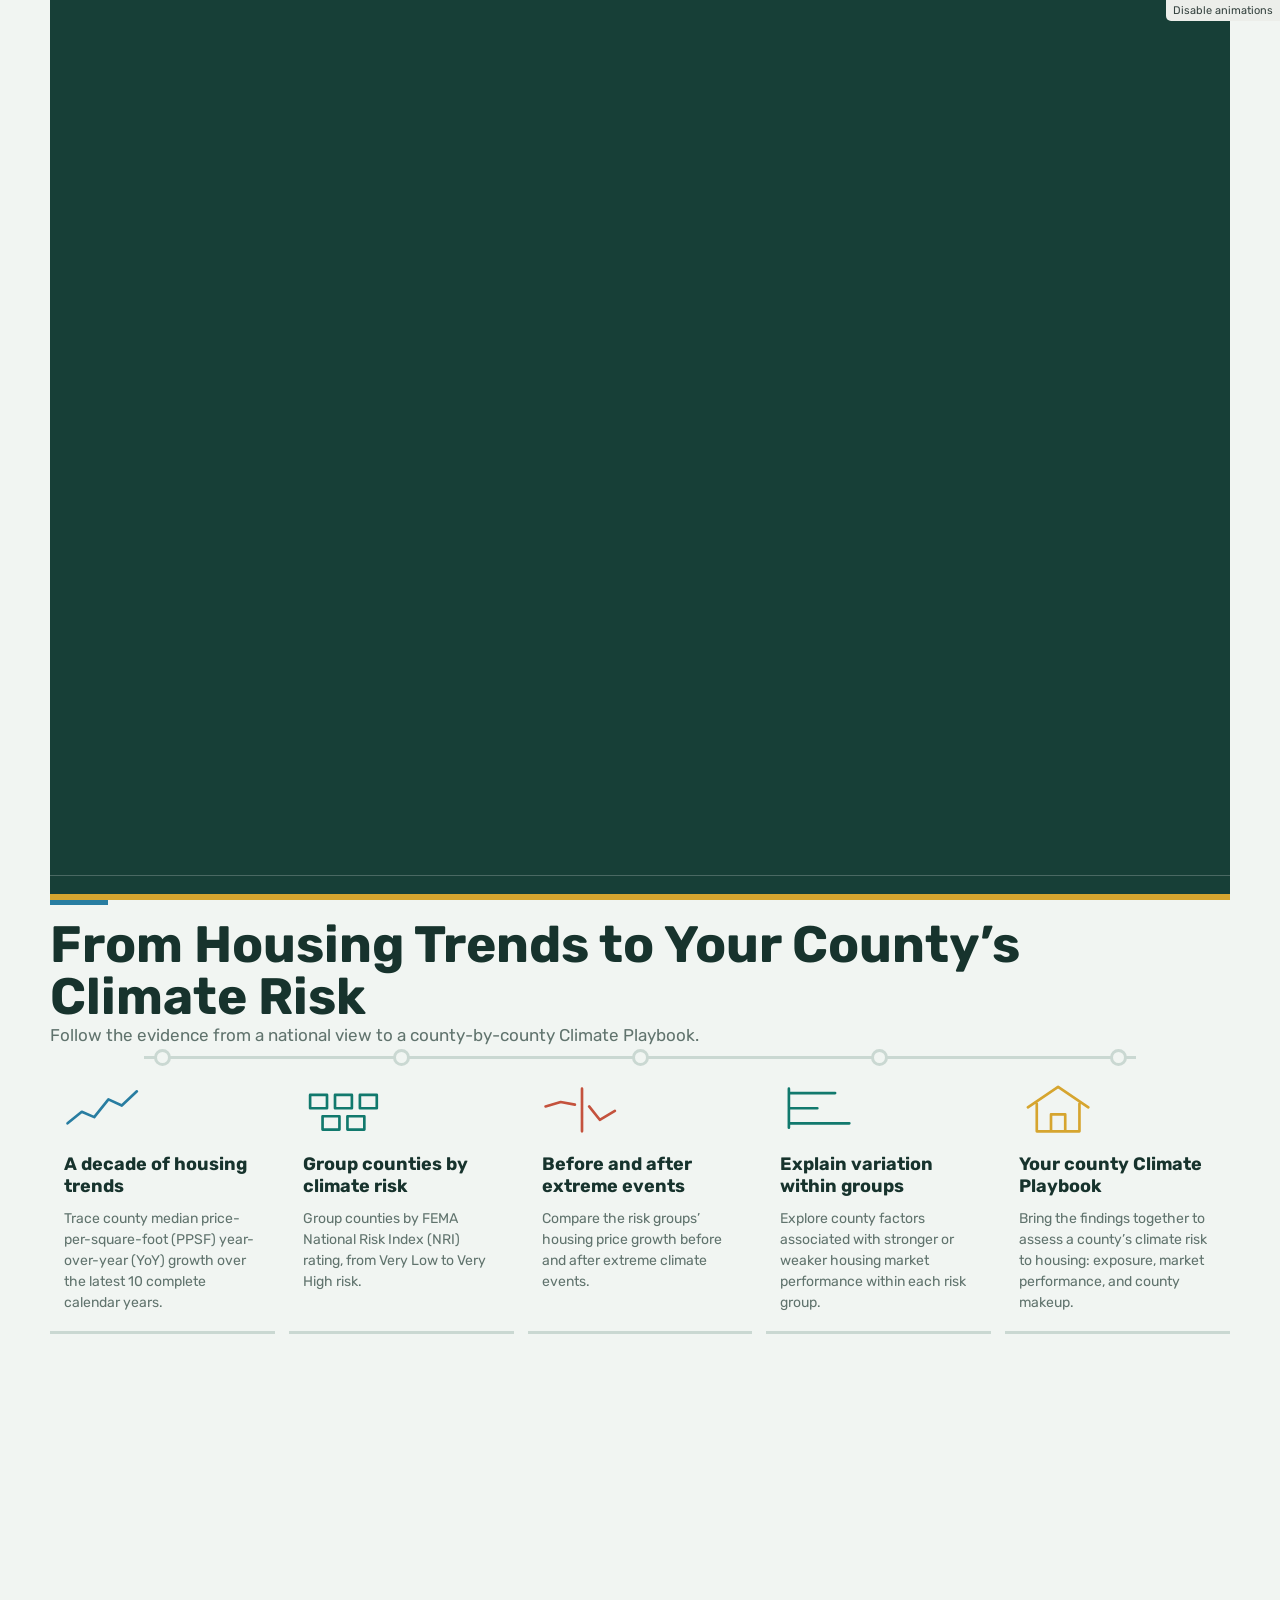
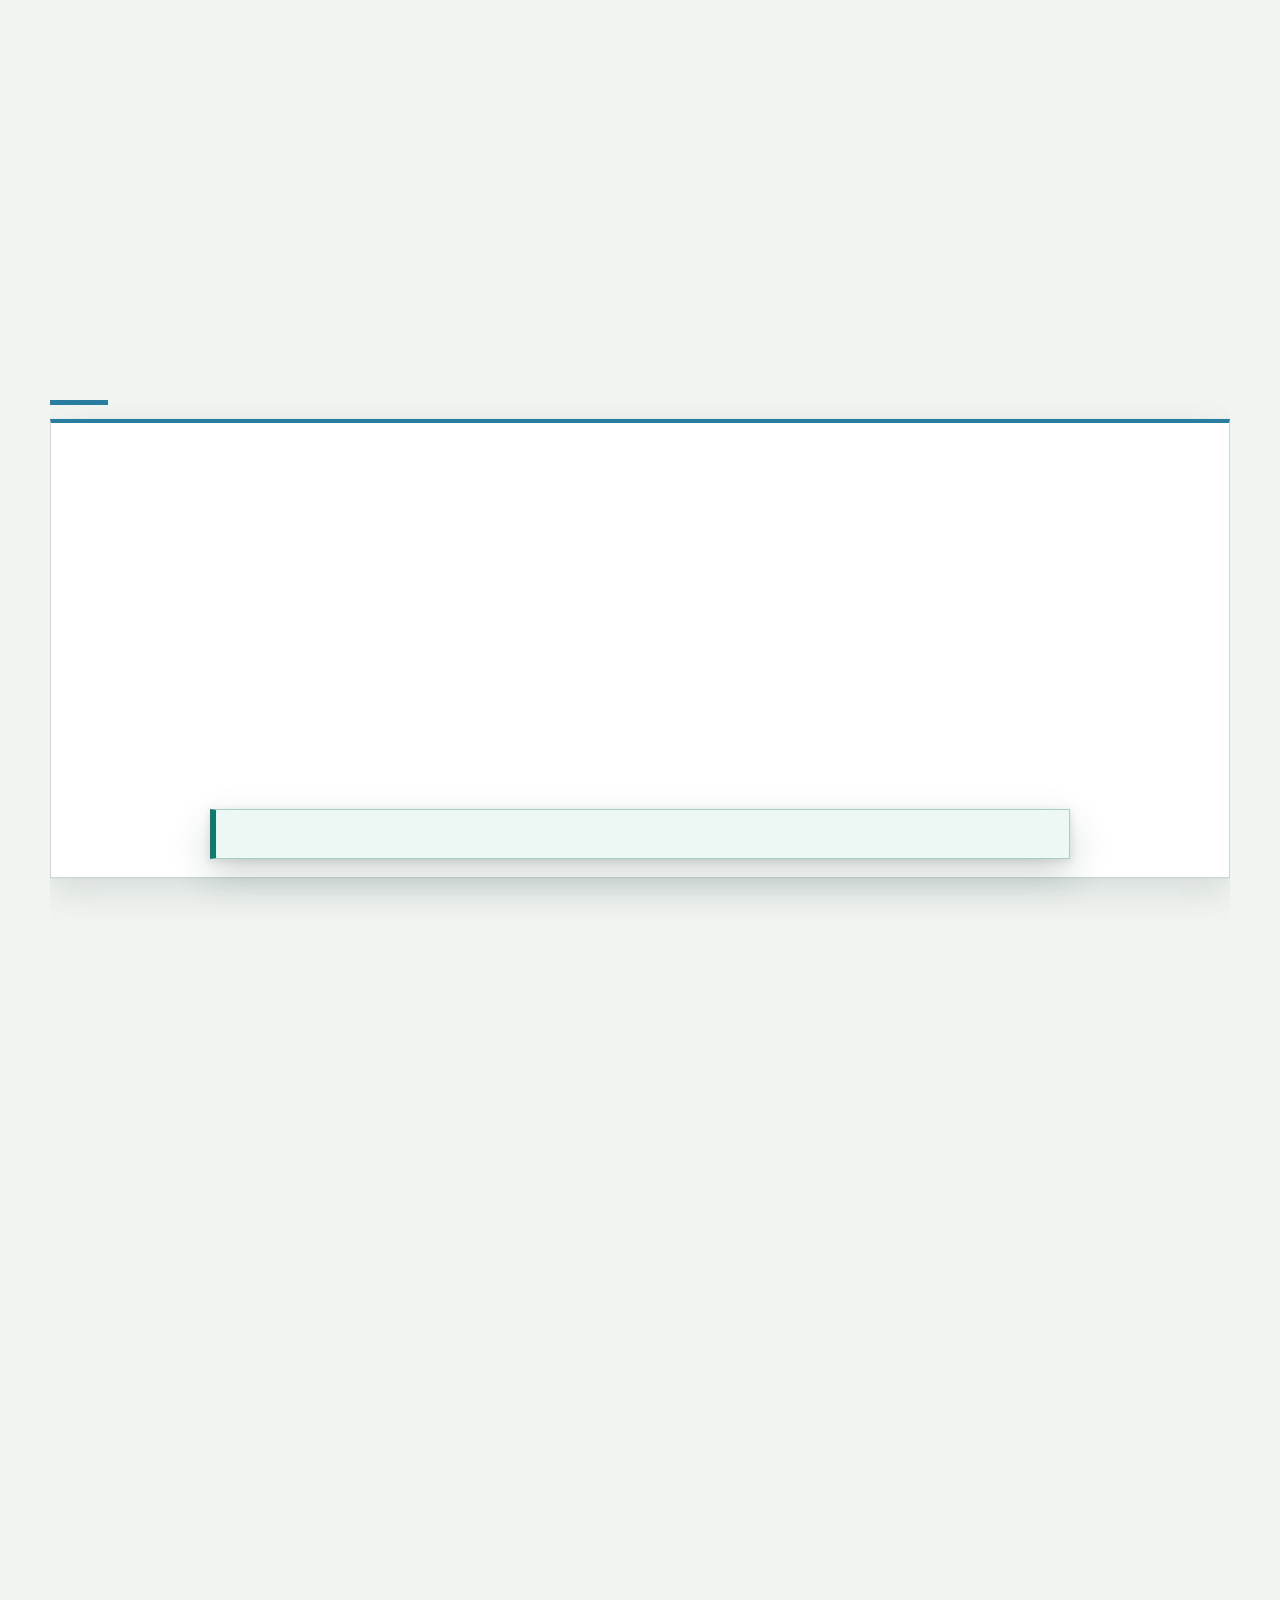
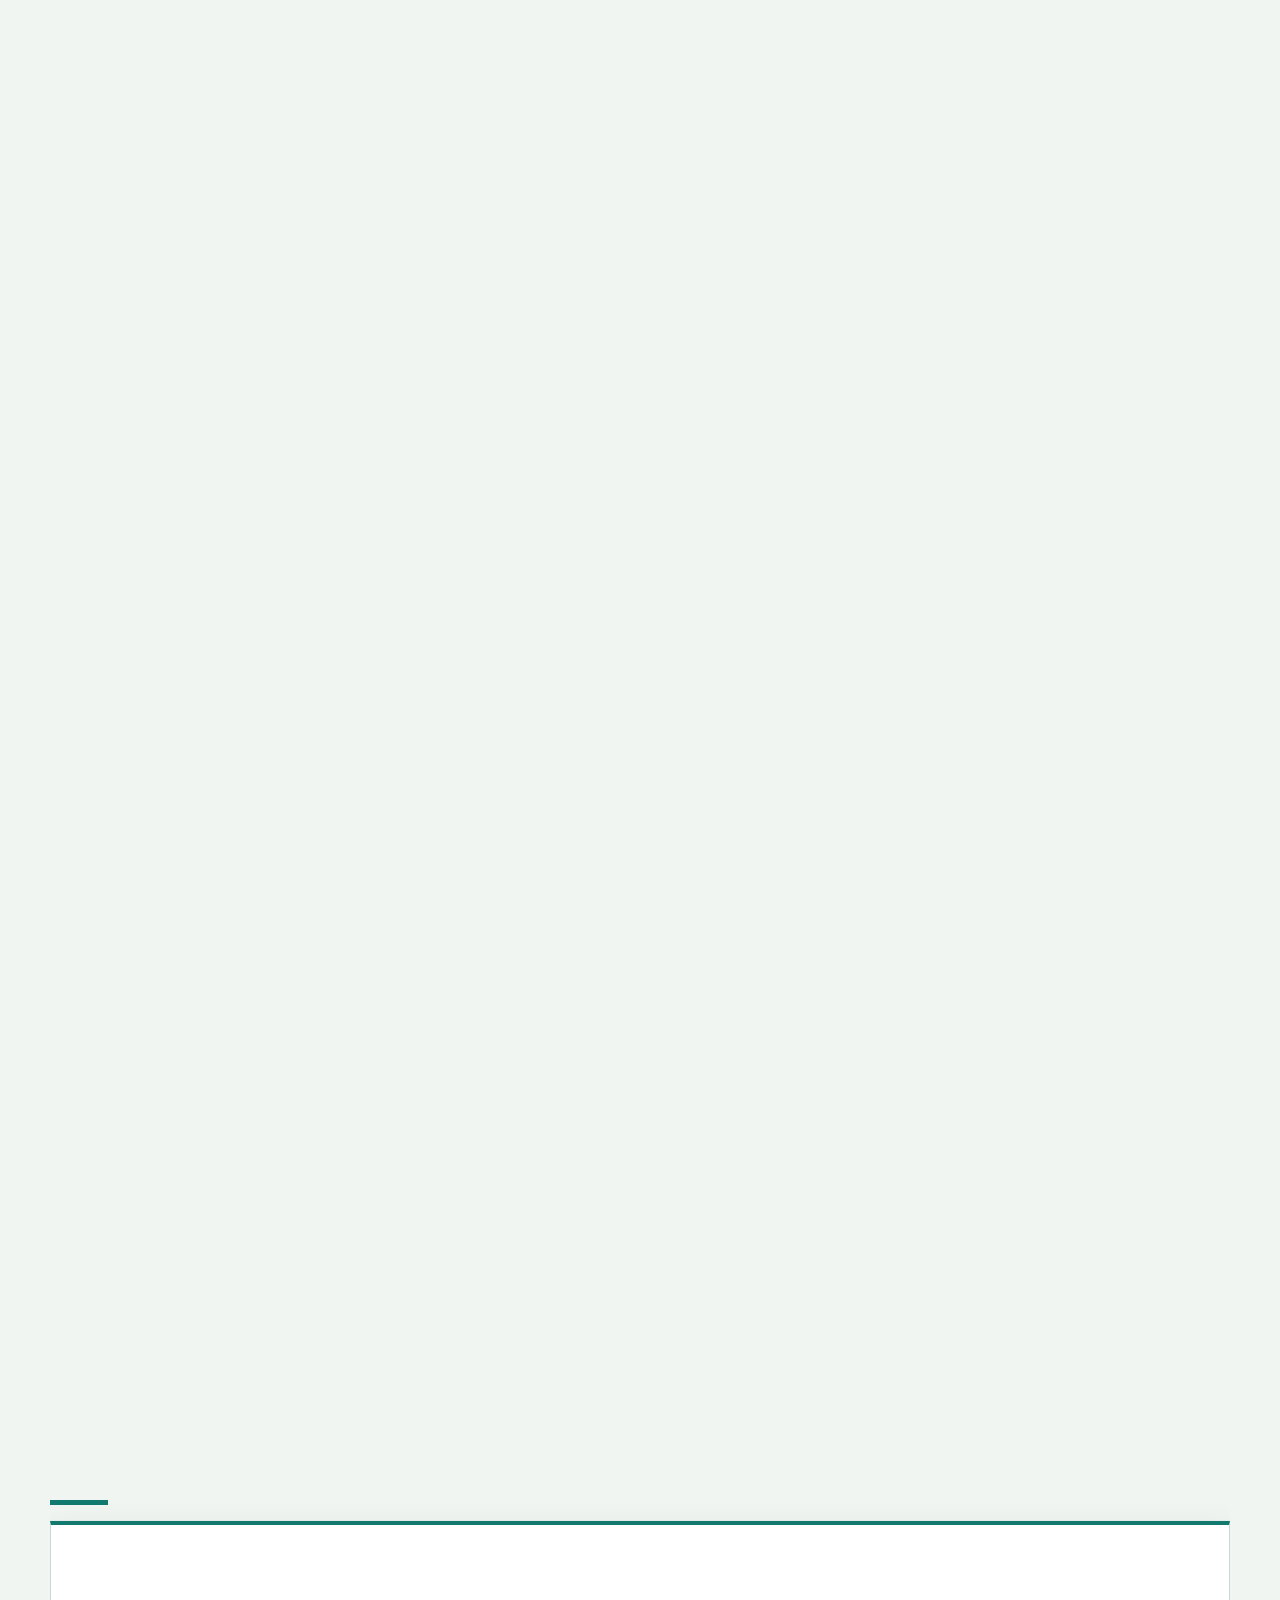
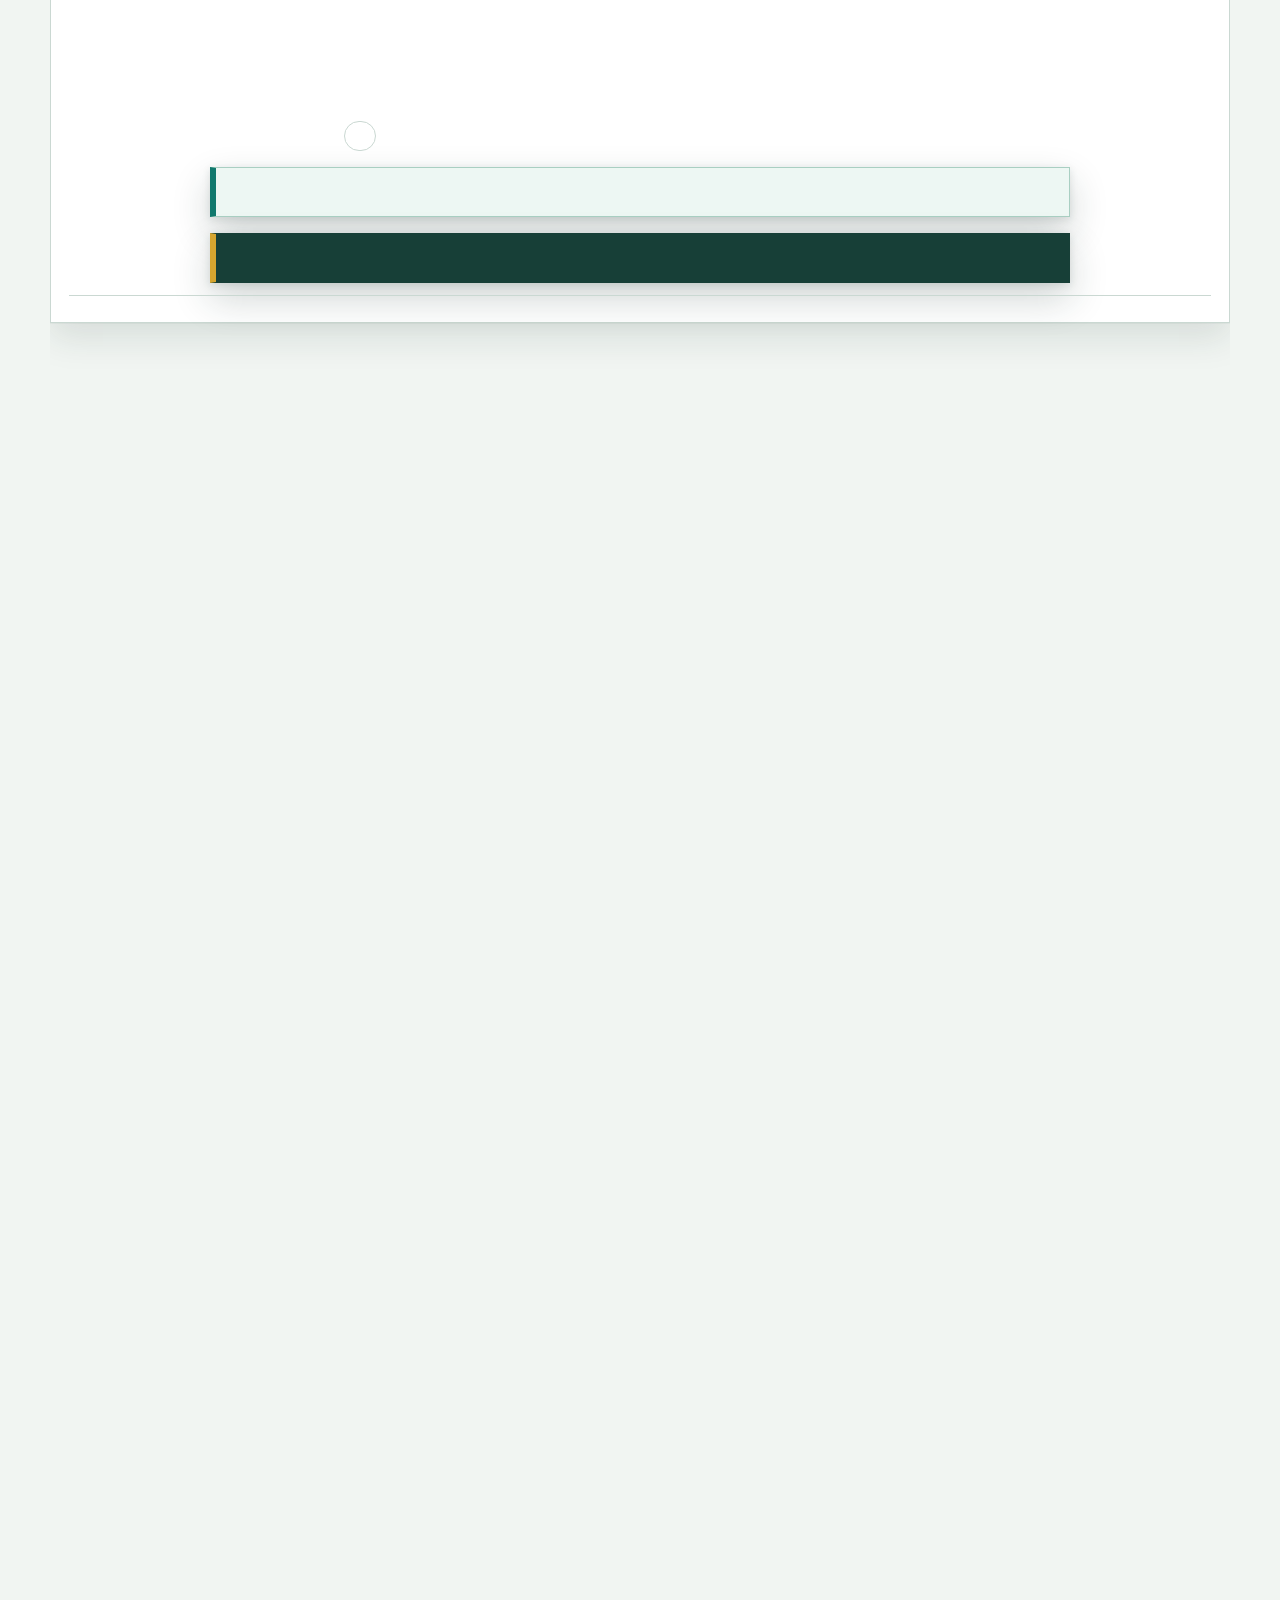
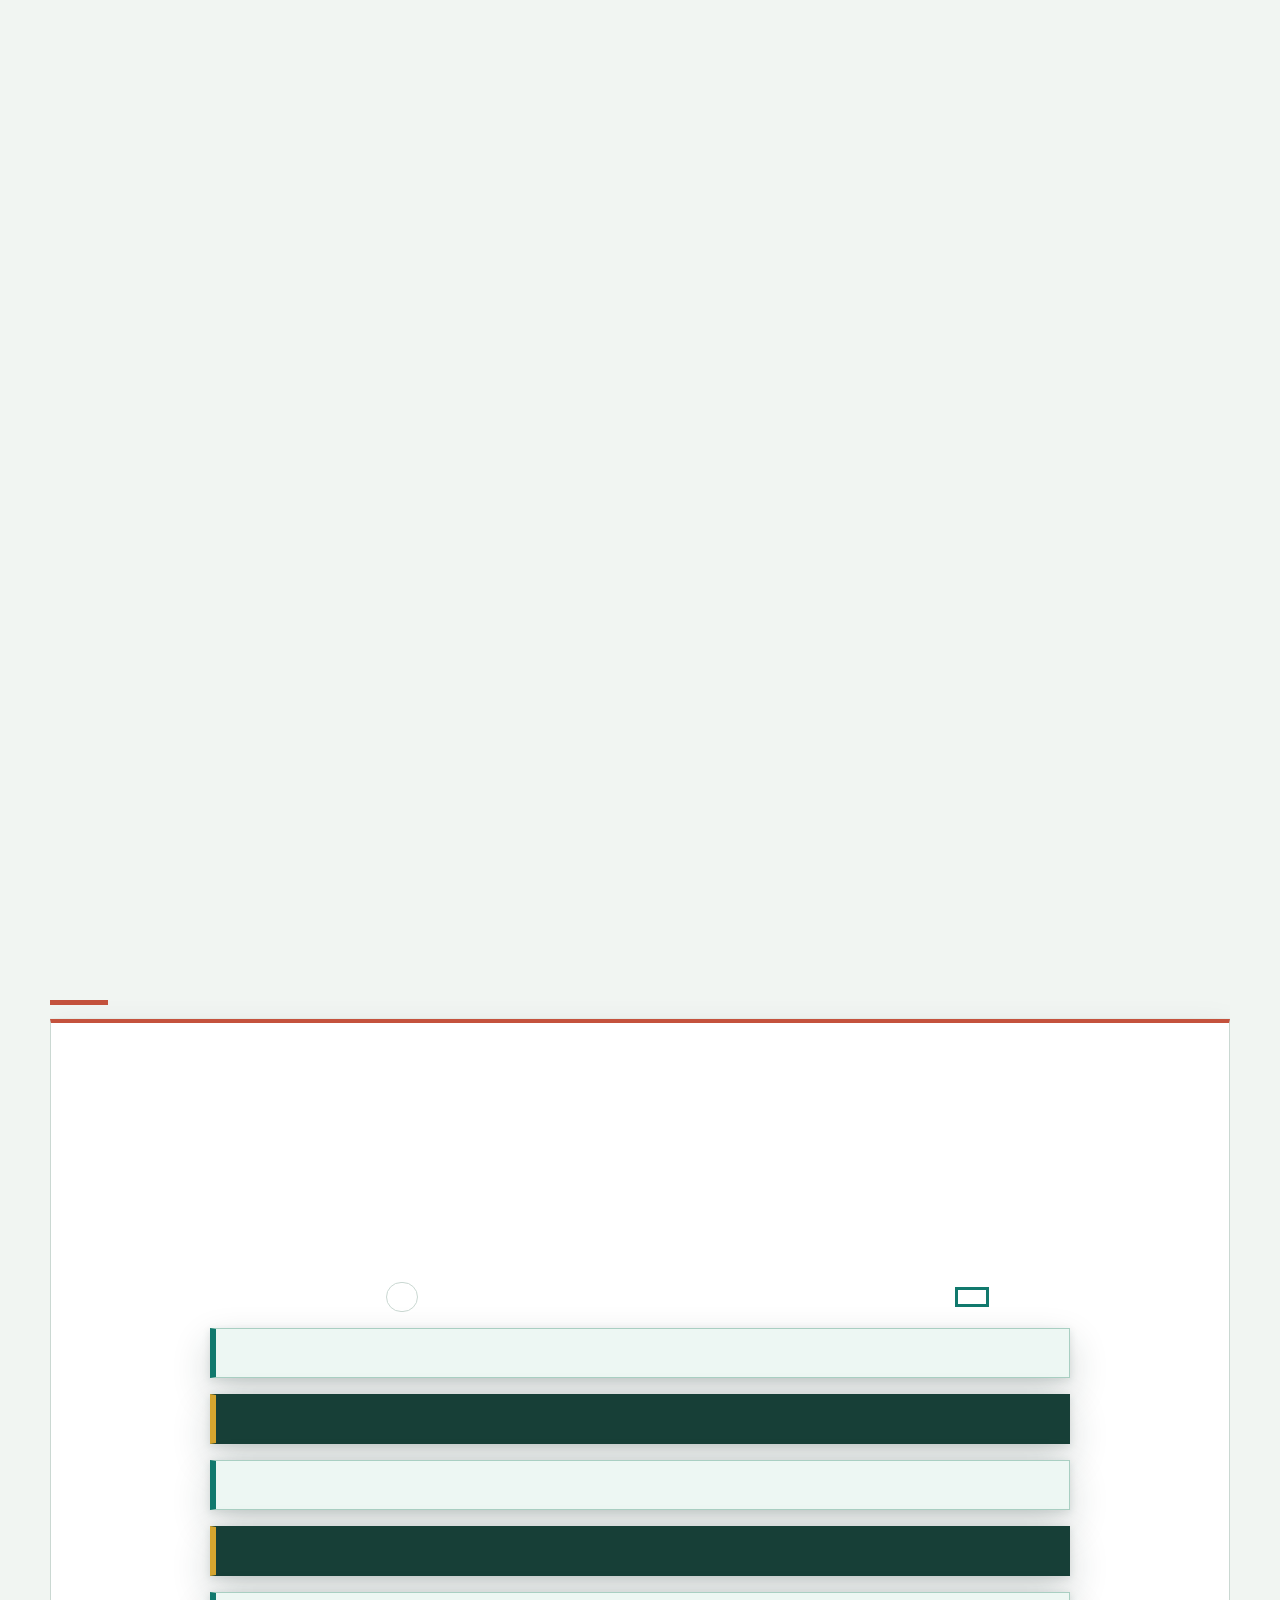
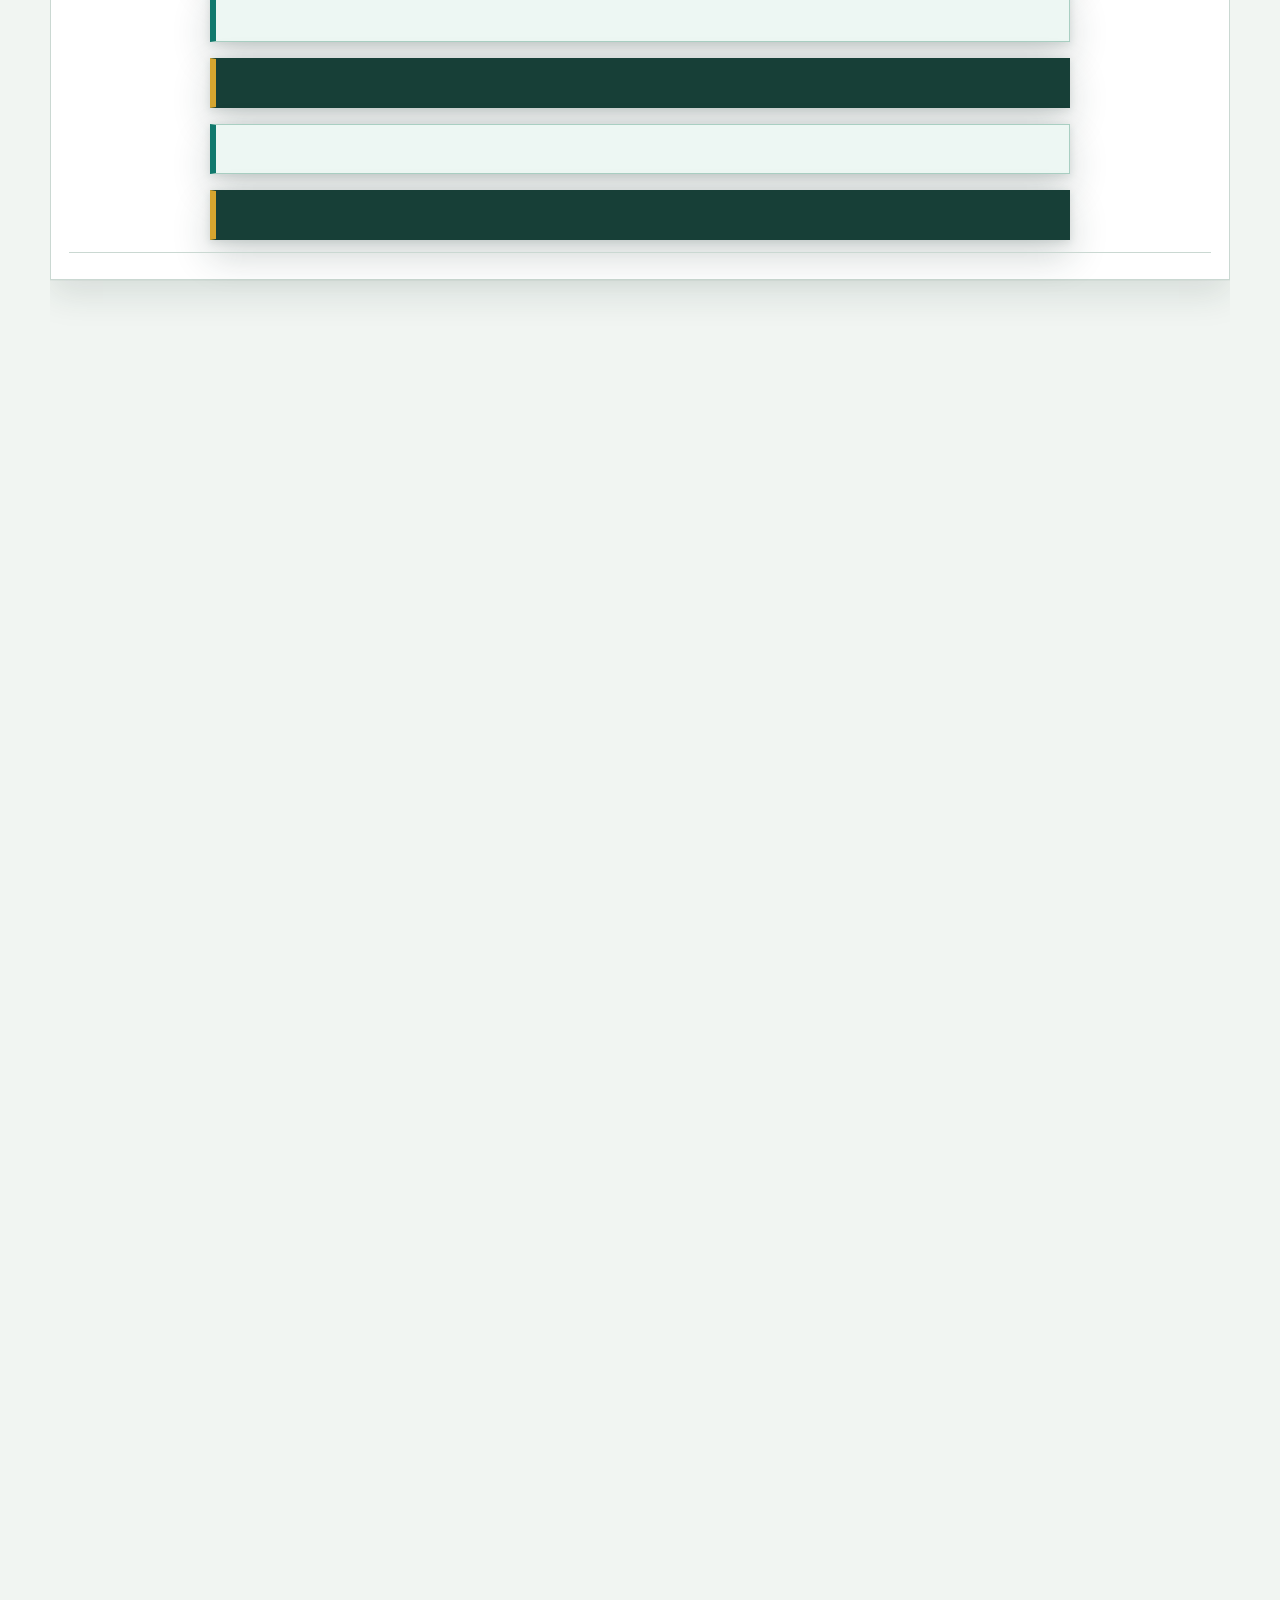
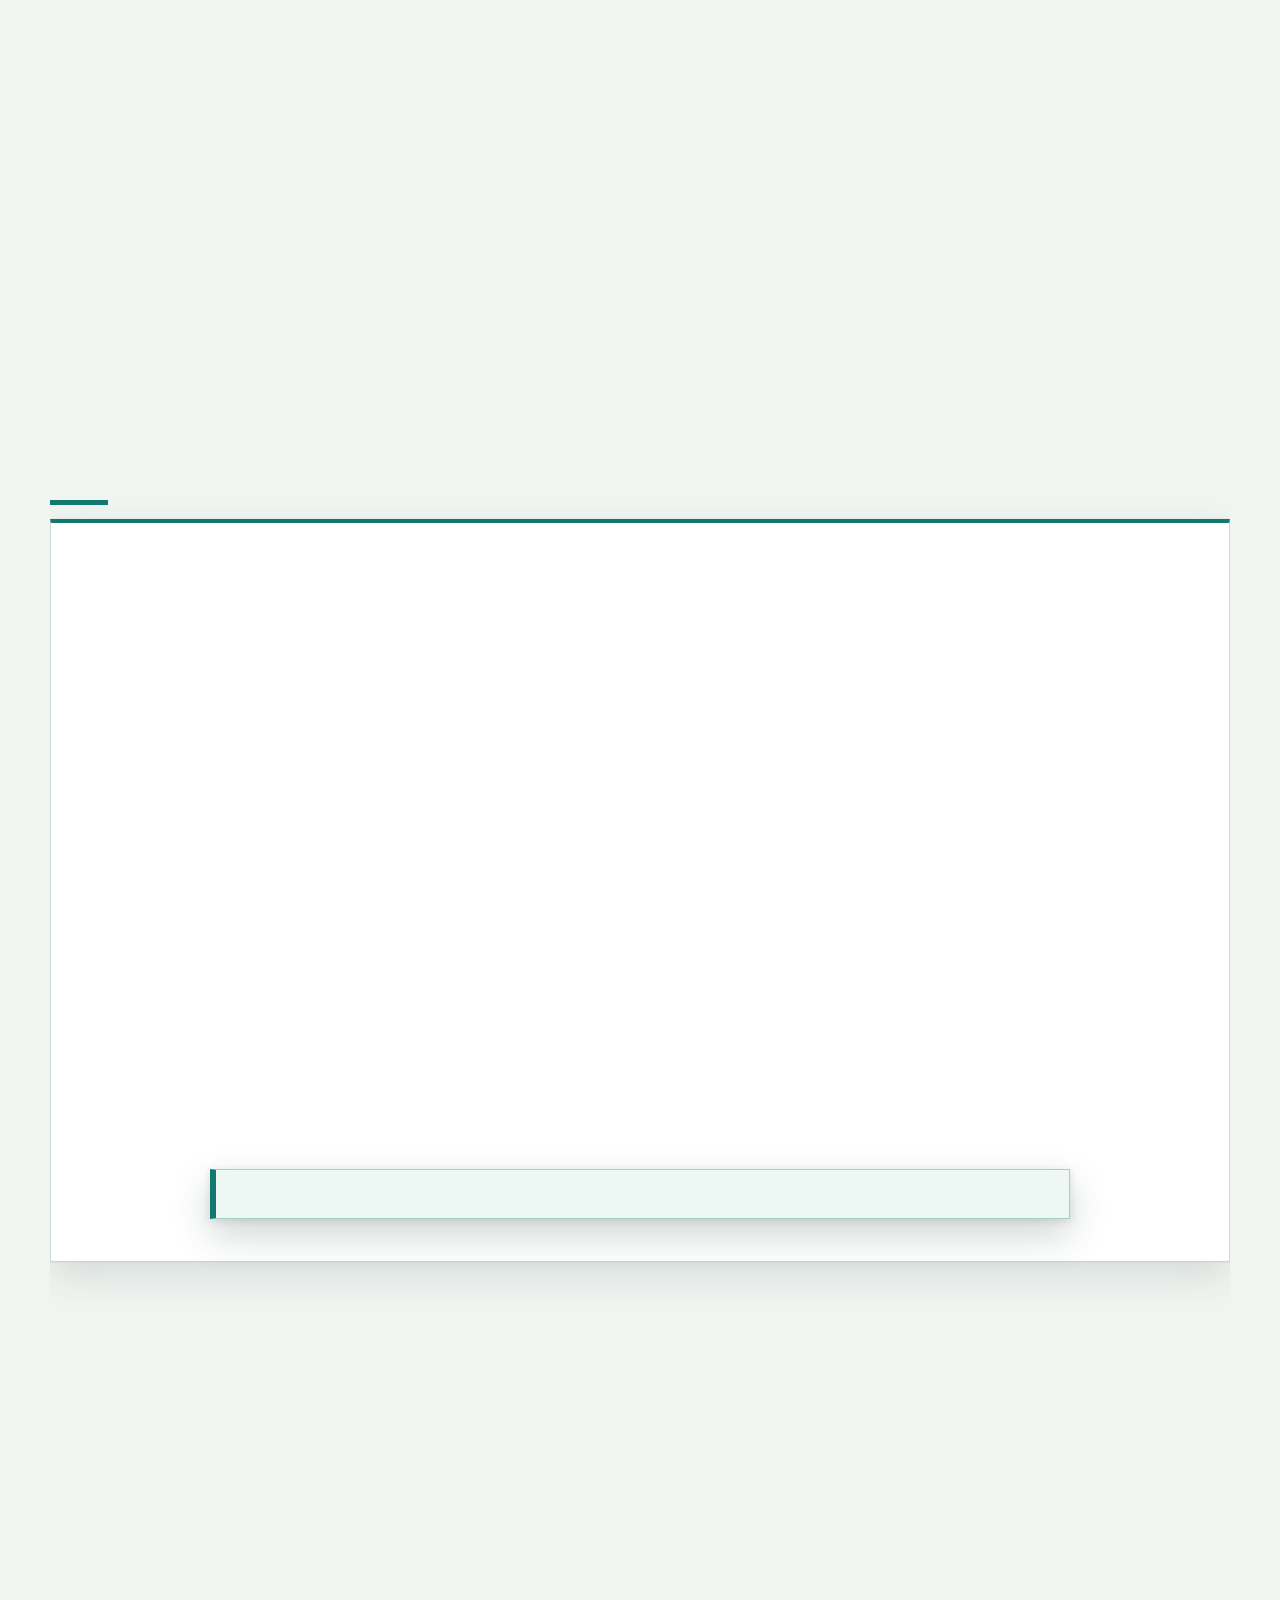
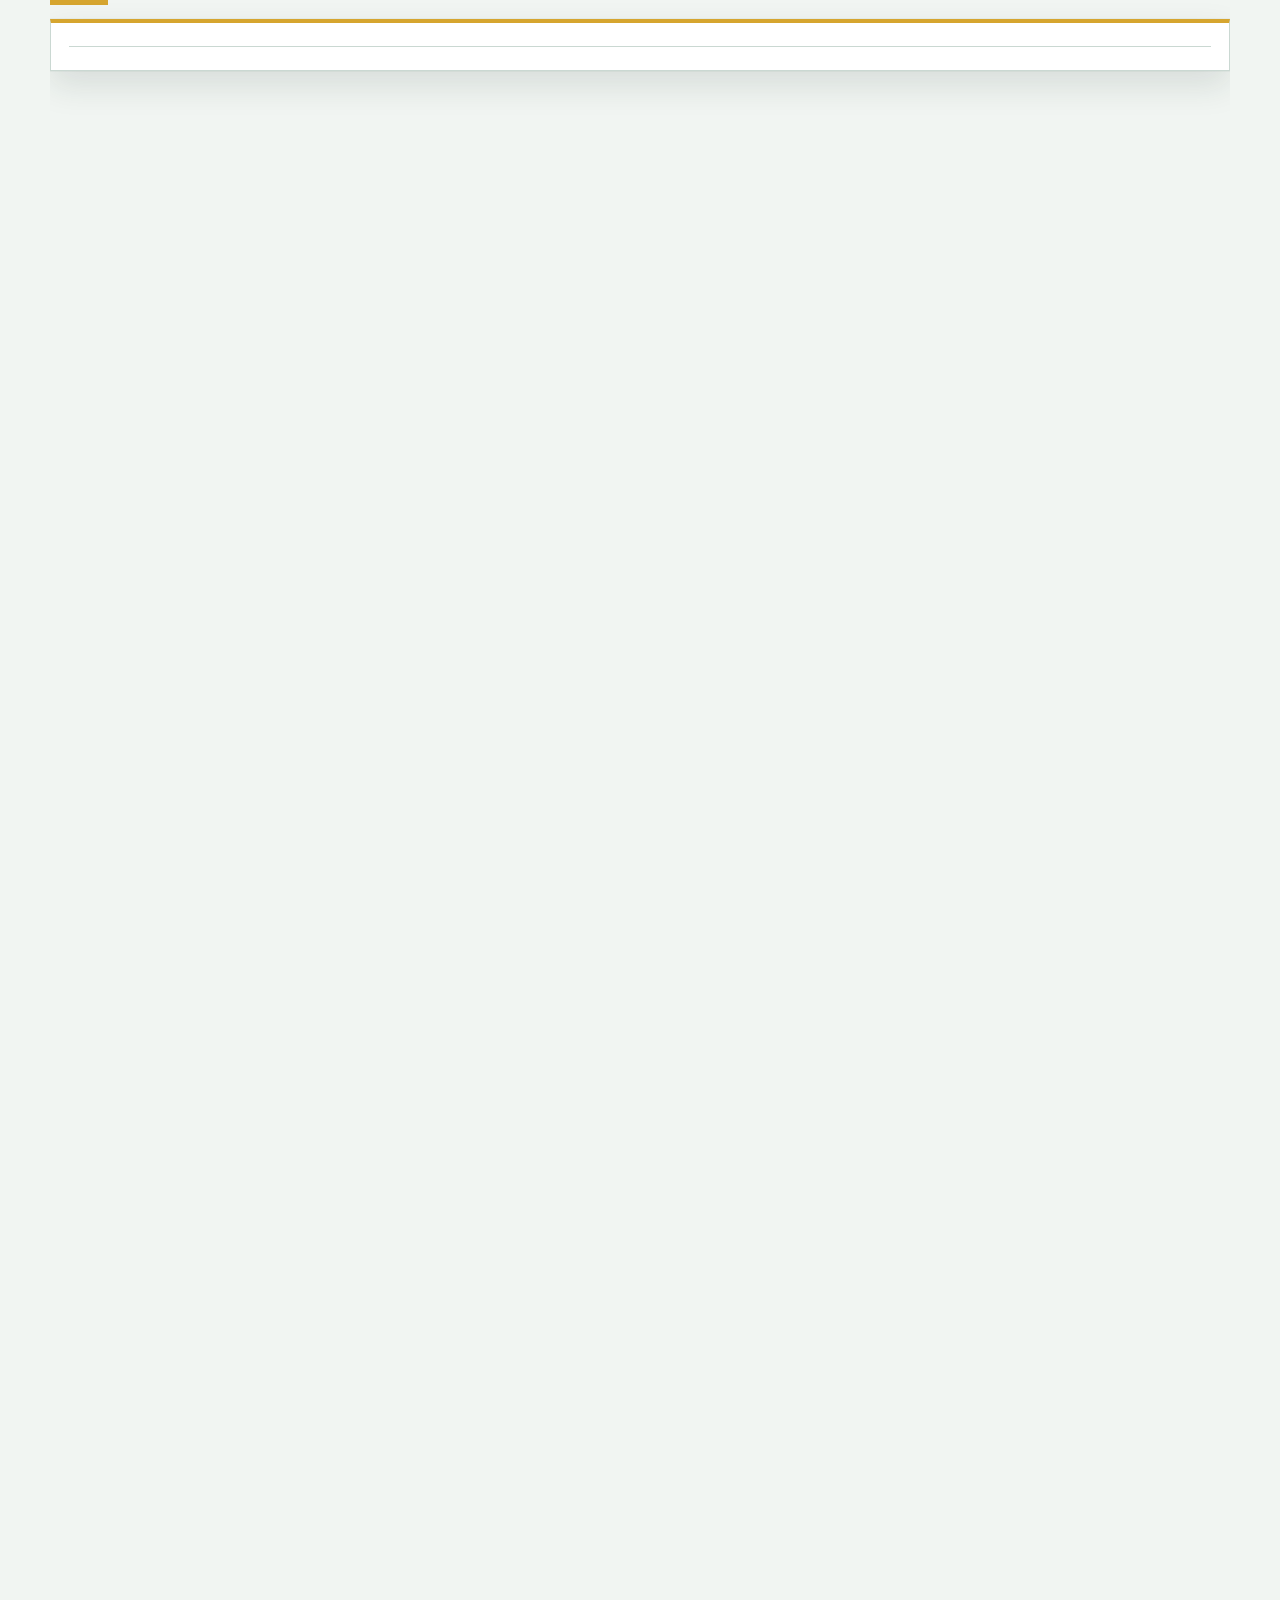
<file: output/climate-risk-housing.html>
<!doctype html><html lang="en"><meta charset="utf-8"><meta name="viewport" content="width=device-width, initial-scale=1"><title>Climate Risk &amp; Housing</title><meta http-equiv="refresh" content="0;url=index.html"><link rel="canonical" href="index.html"><script>location.replace("index.html" + location.search + location.hash);</script><a href="index.html">Continue to Climate Risk &amp; Housing</a></html>
</file>
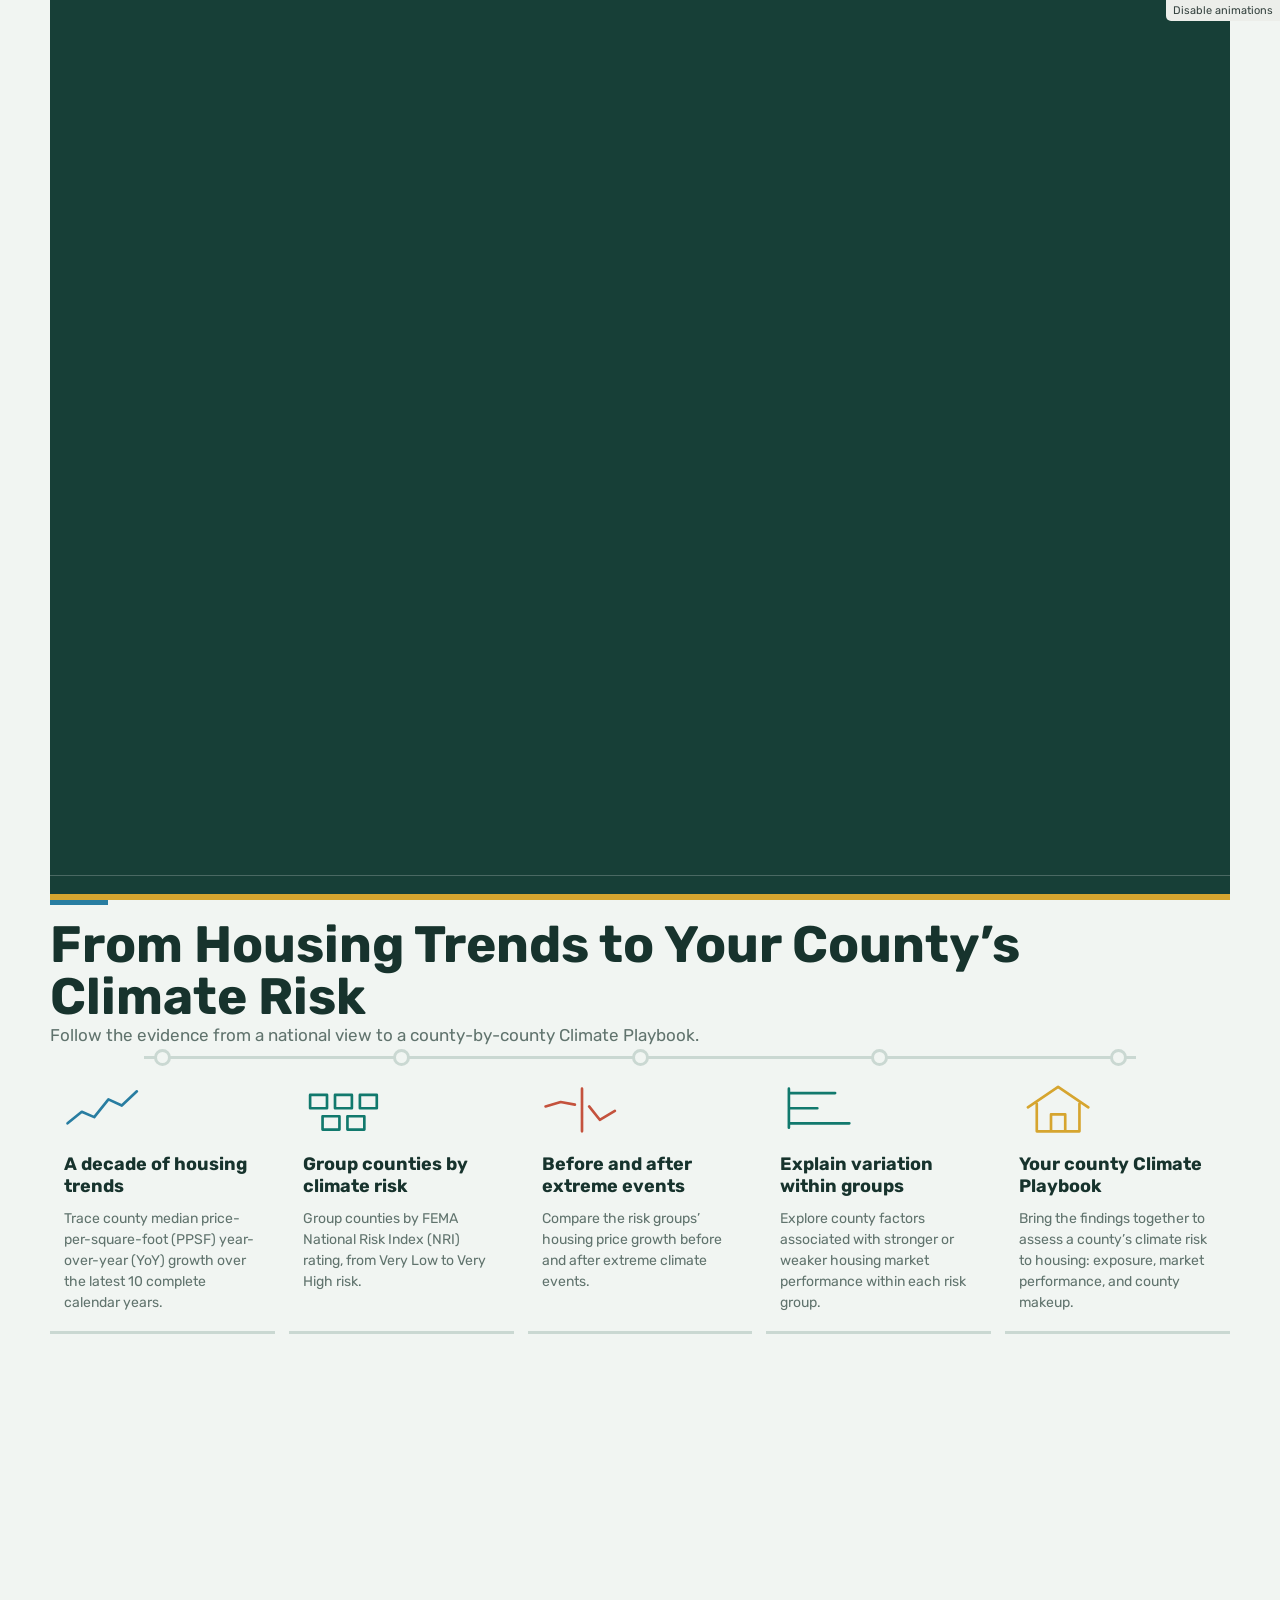
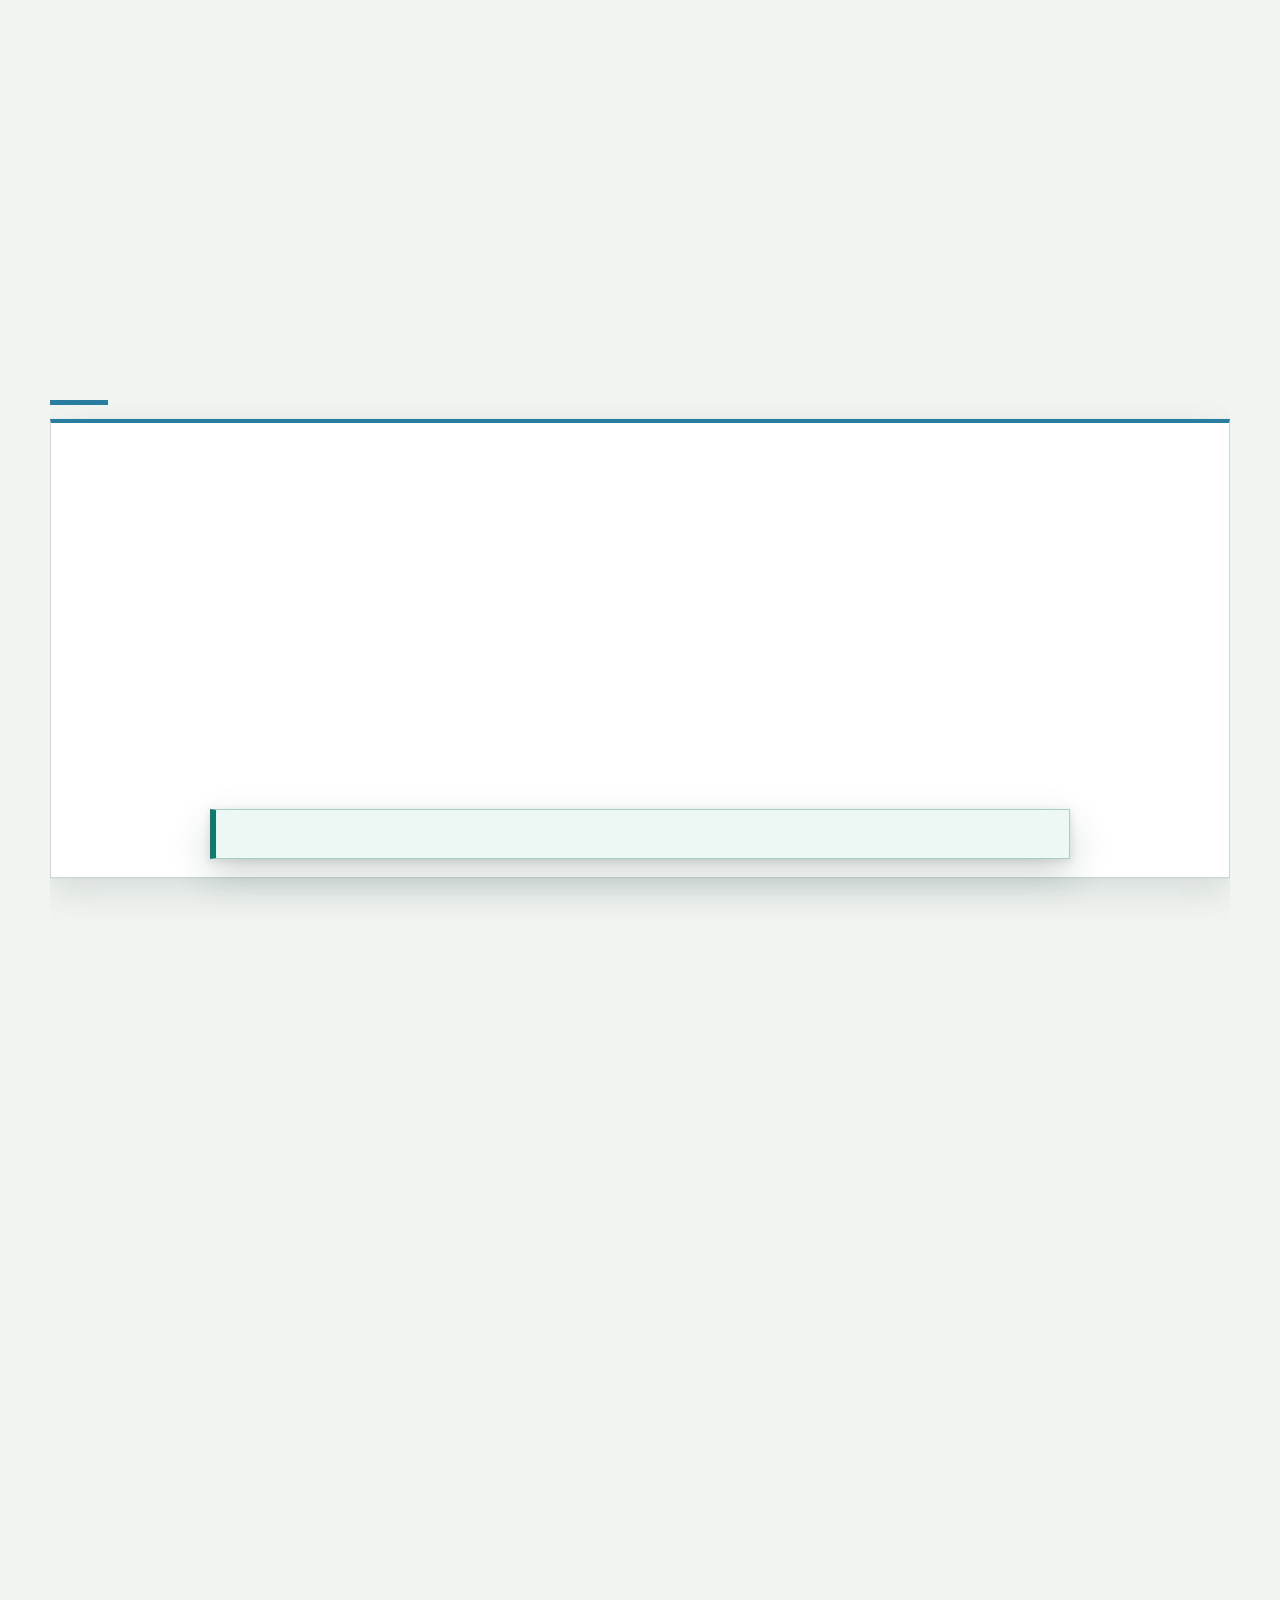
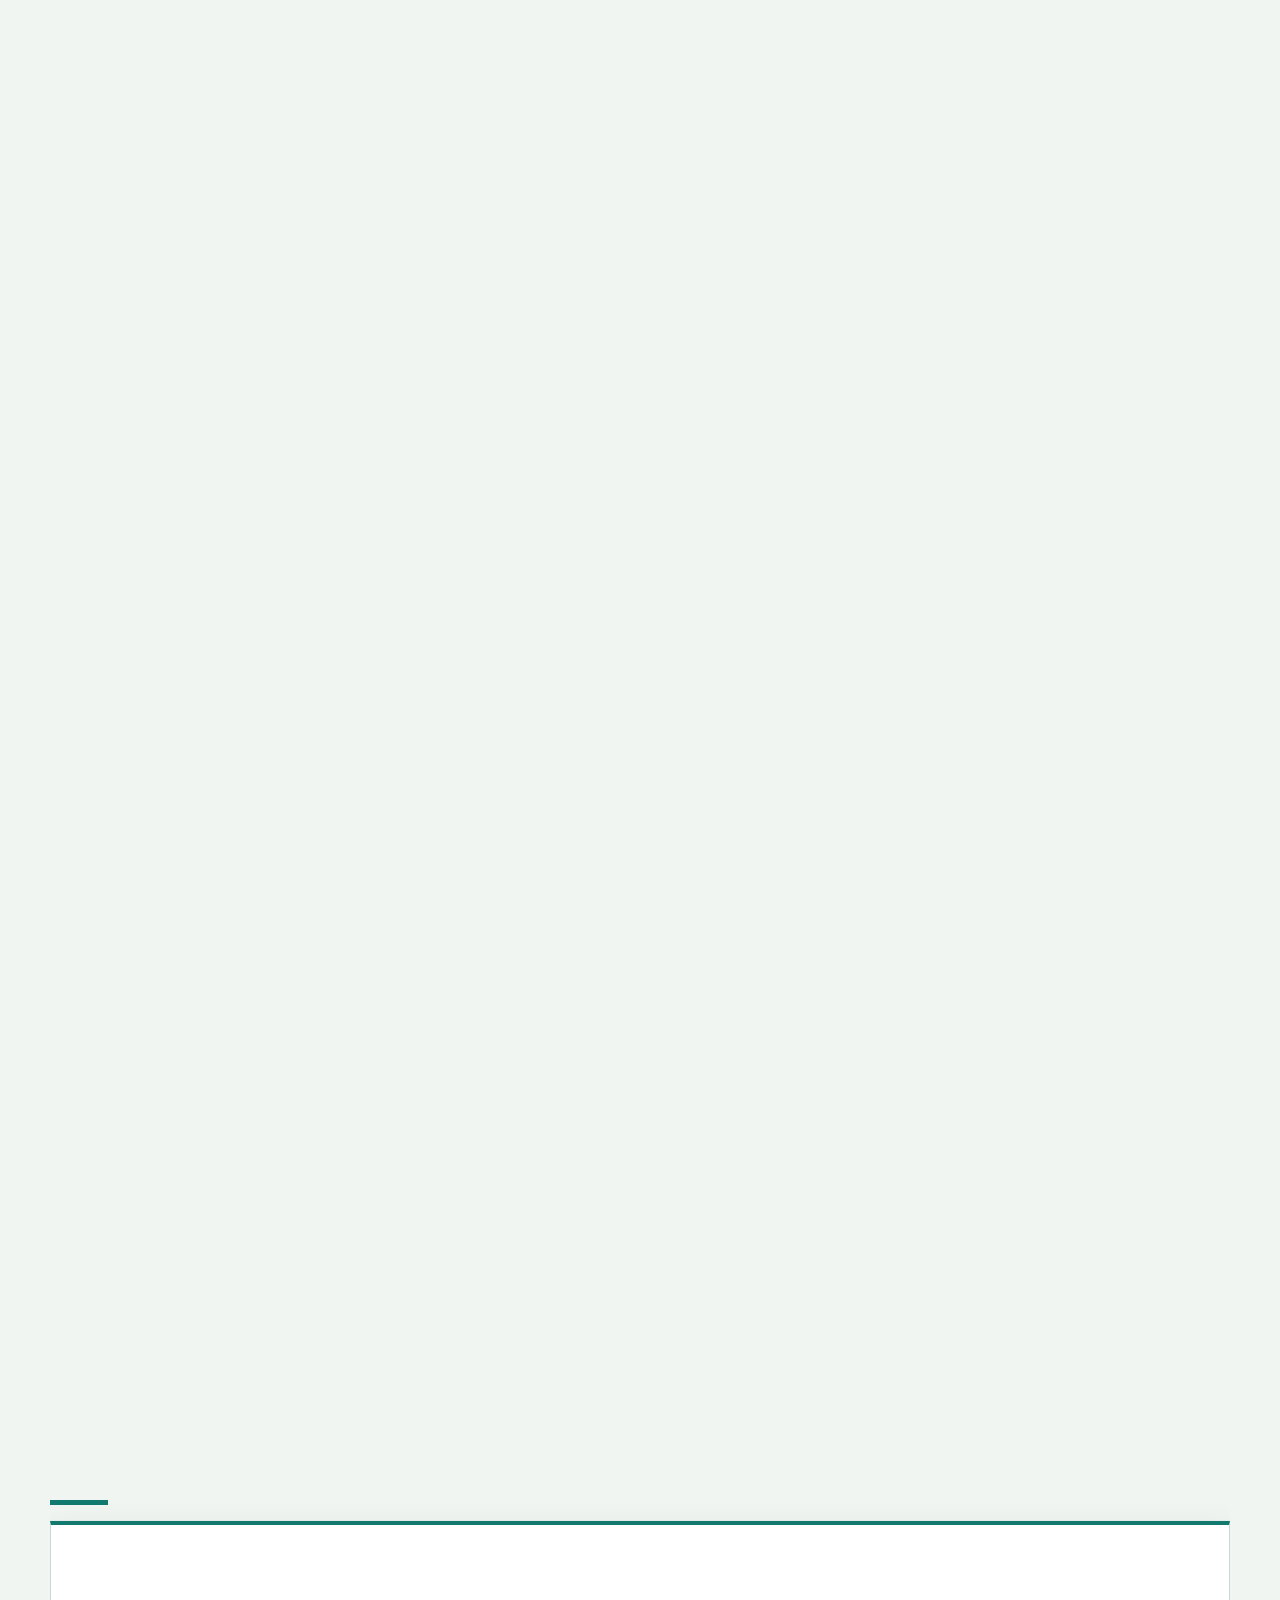
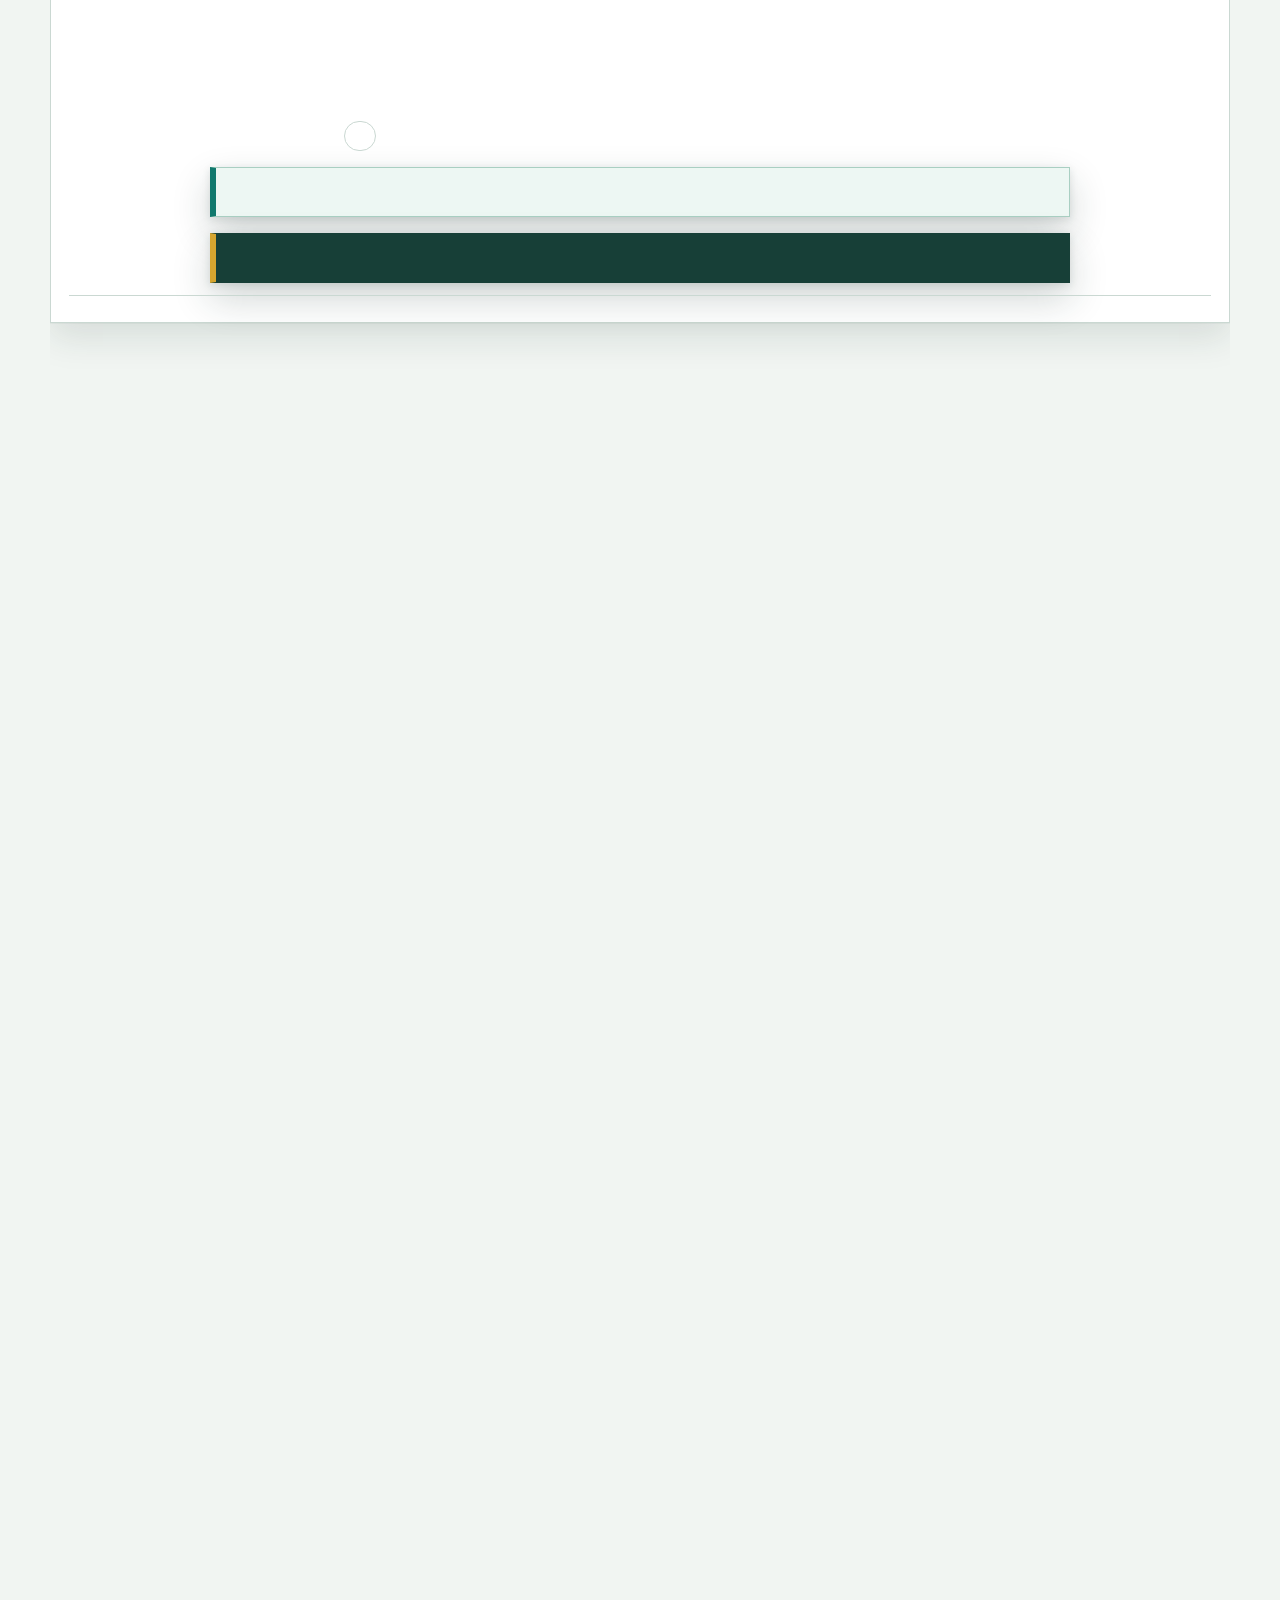
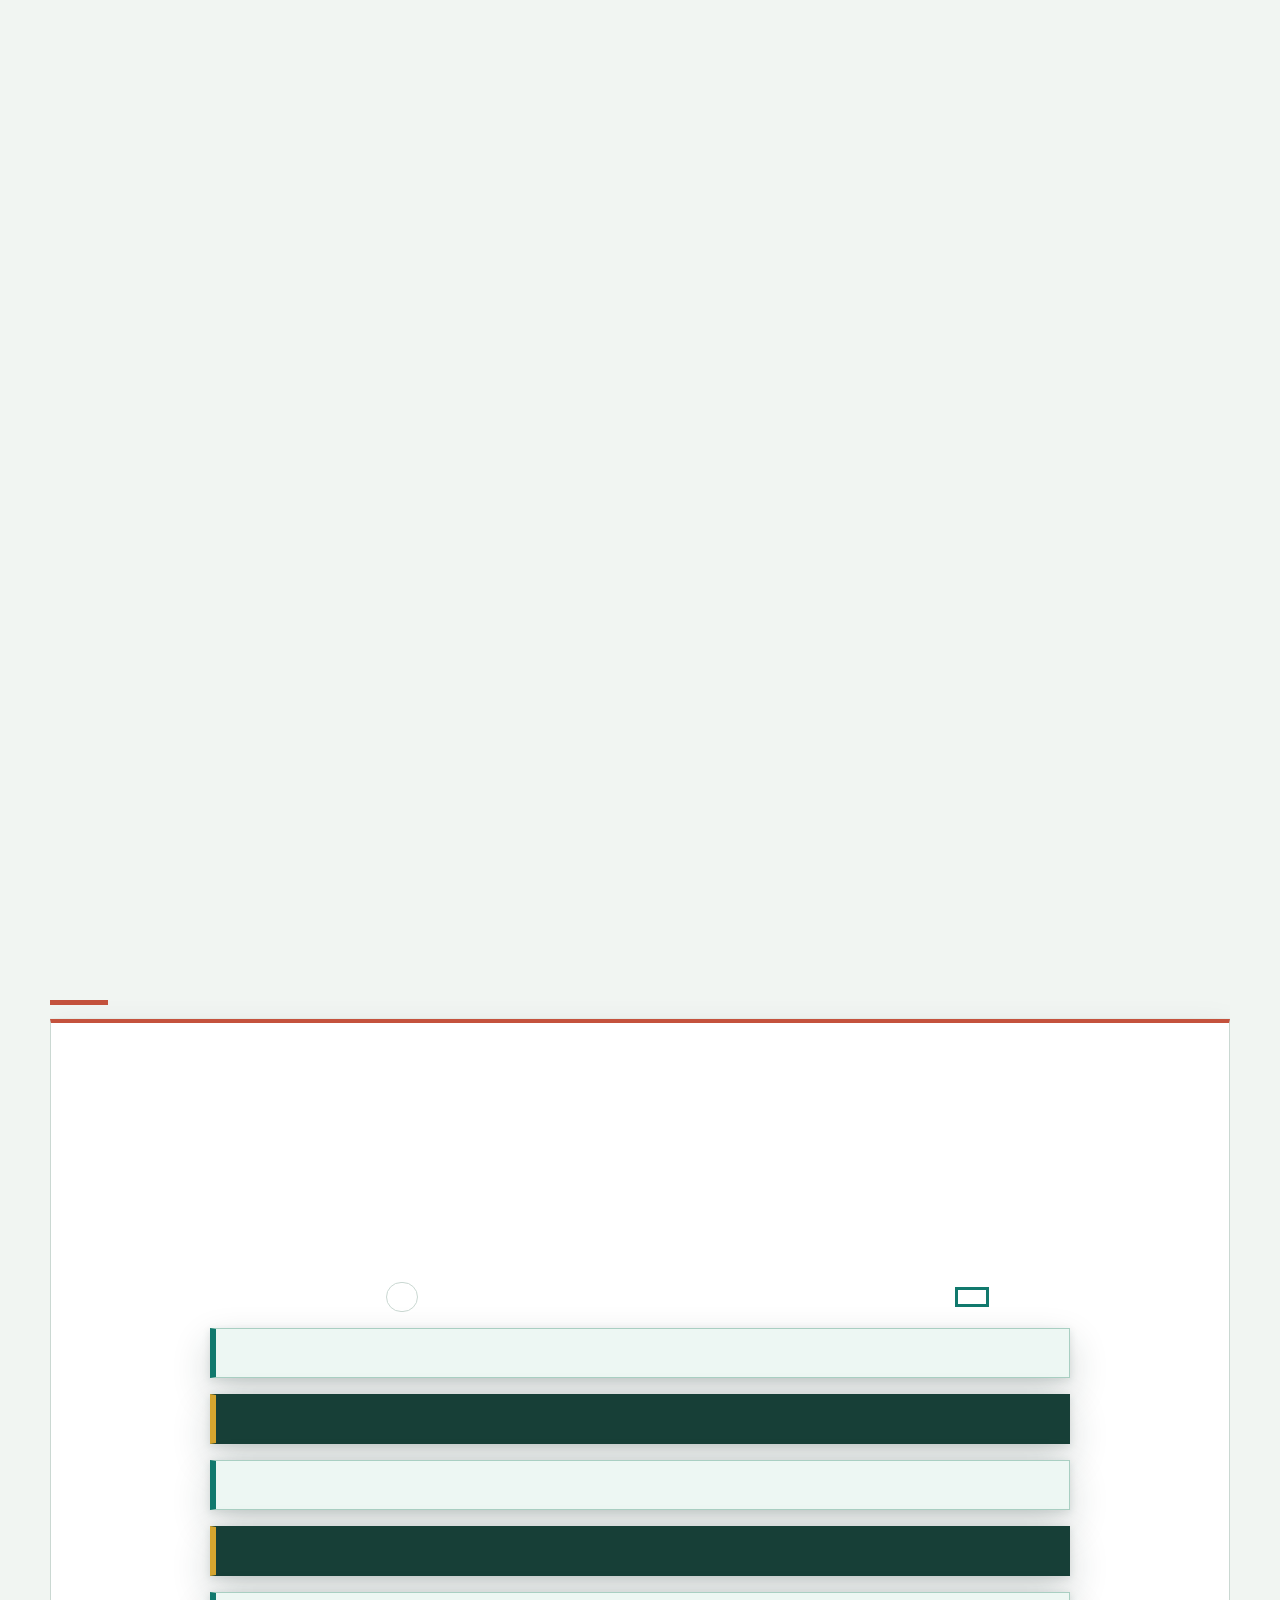
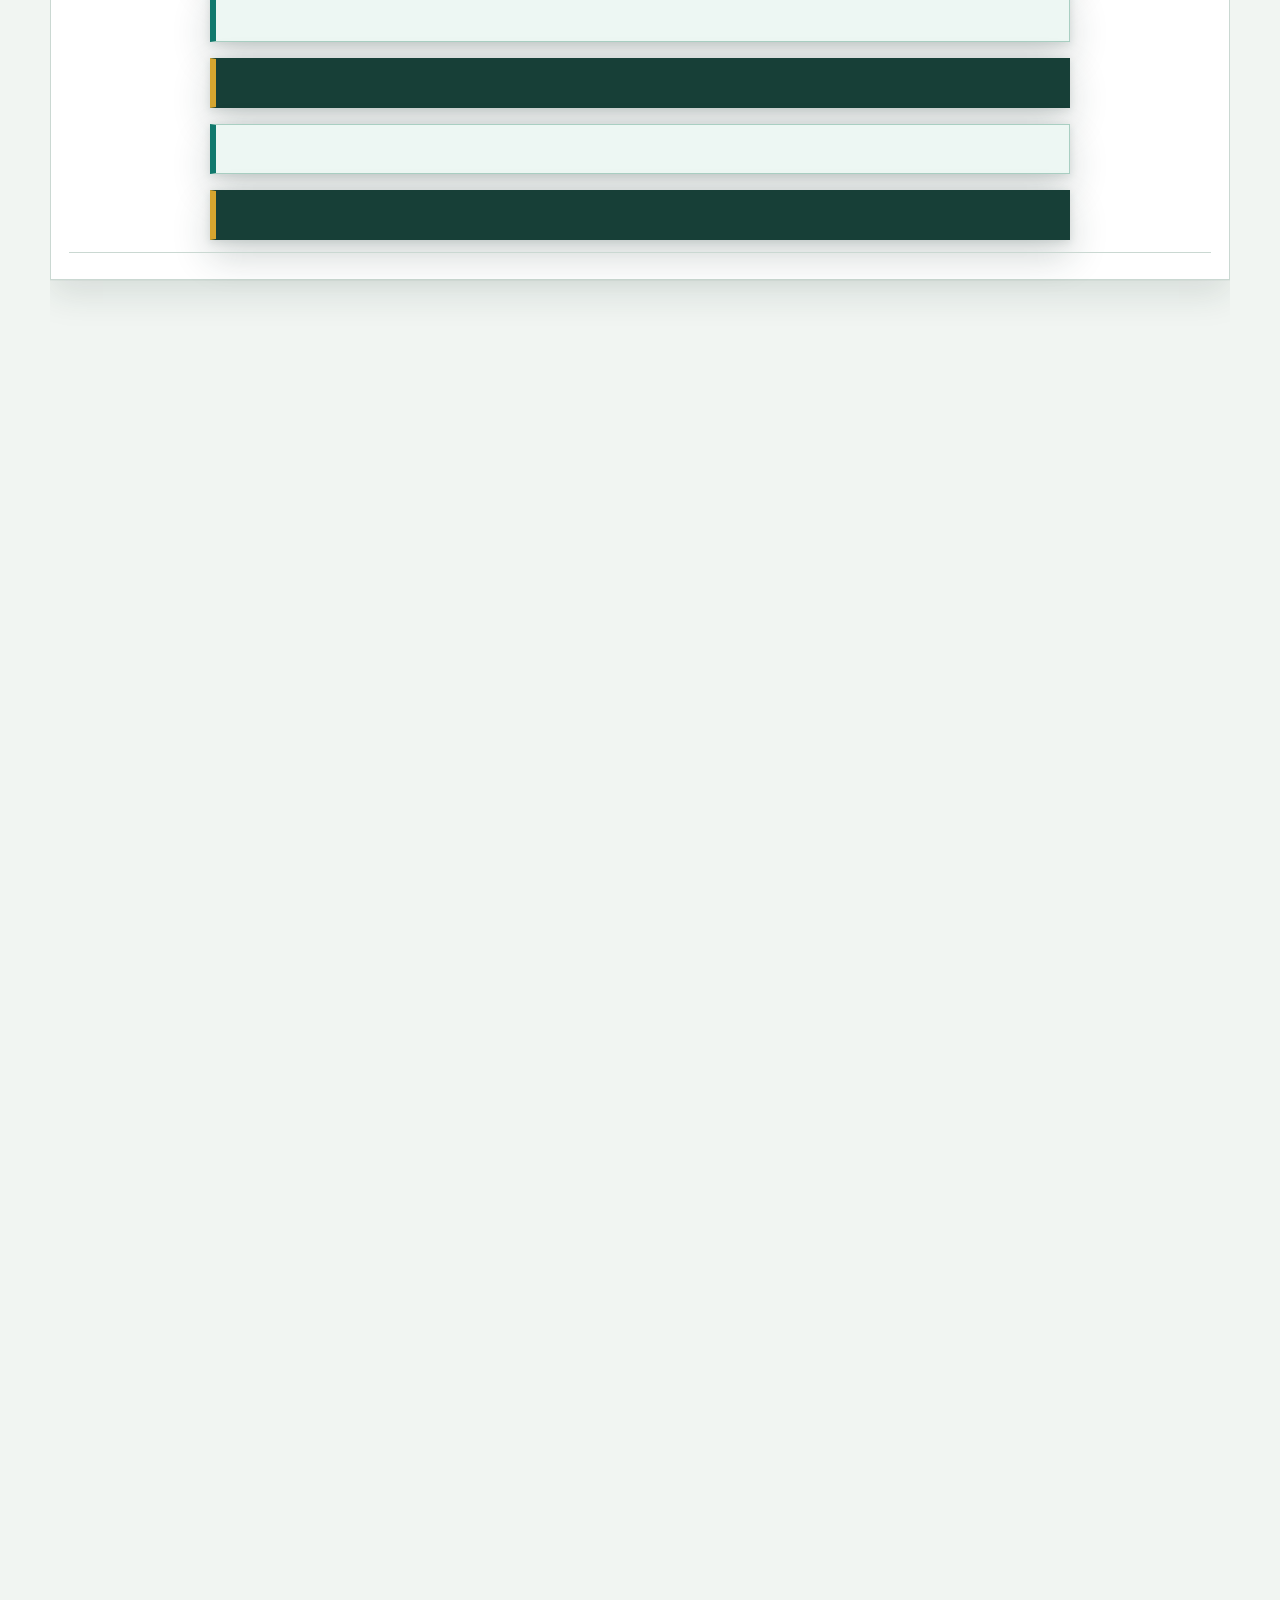
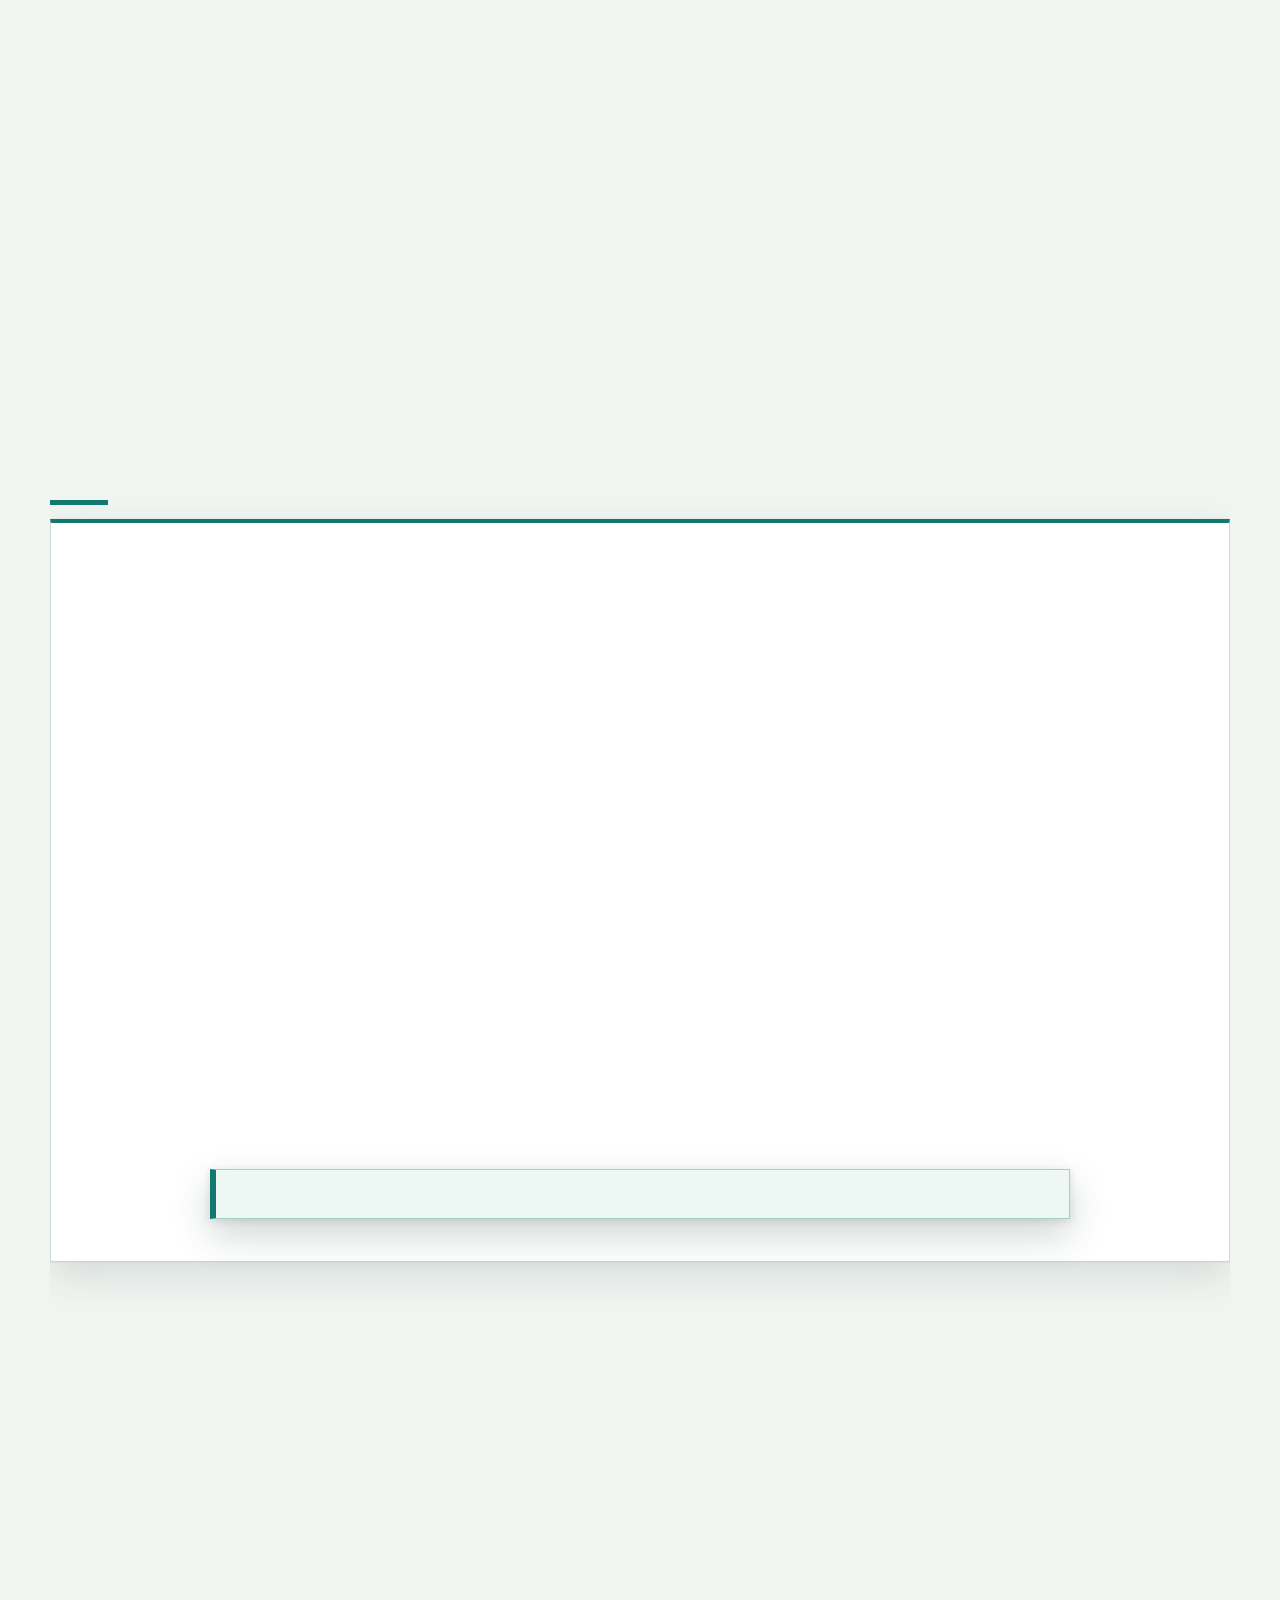
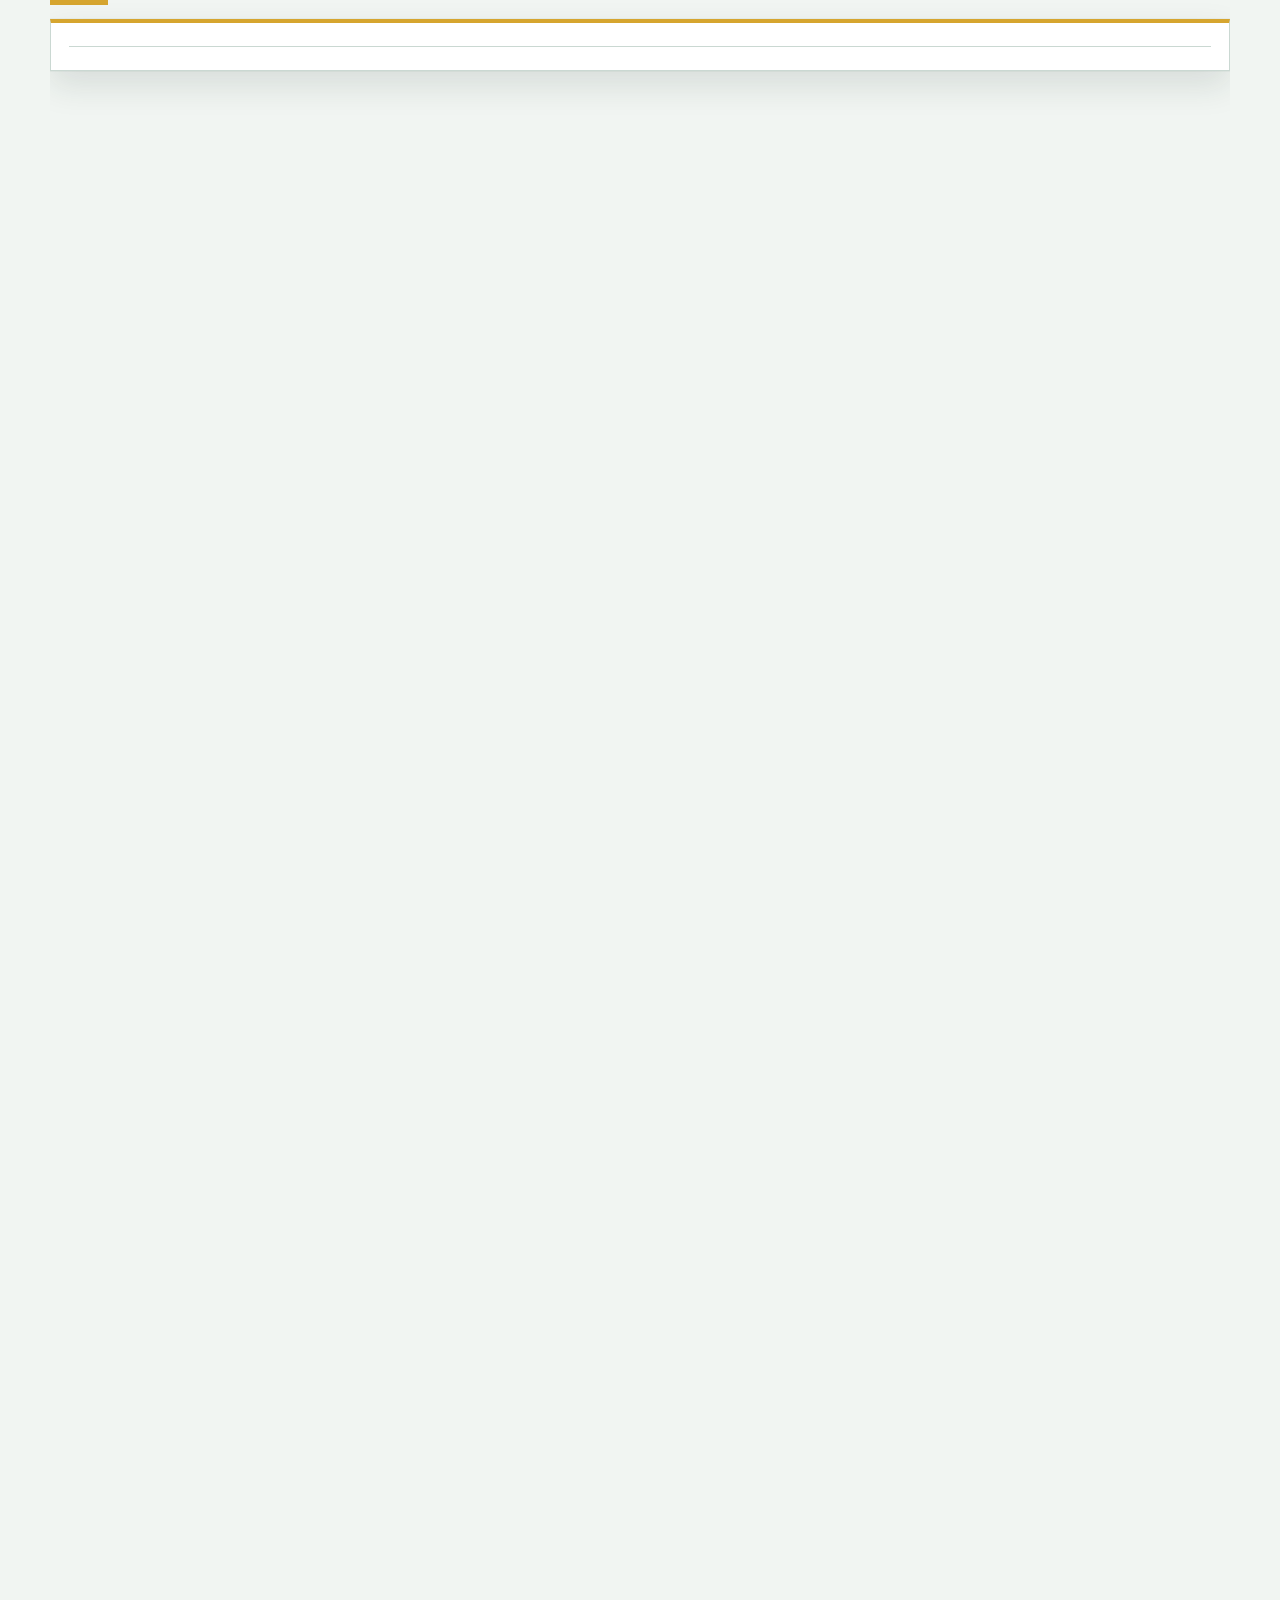
<file: output/output/climate-risk-housing.html>
<!doctype html><html lang="en"><meta charset="utf-8"><meta name="viewport" content="width=device-width, initial-scale=1"><title>Climate Risk &amp; Housing</title><meta http-equiv="refresh" content="0;url=../index.html"><link rel="canonical" href="../index.html"><script>location.replace("../index.html" + location.search + location.hash);</script><a href="../index.html">Continue to Climate Risk &amp; Housing</a></html>
</file>
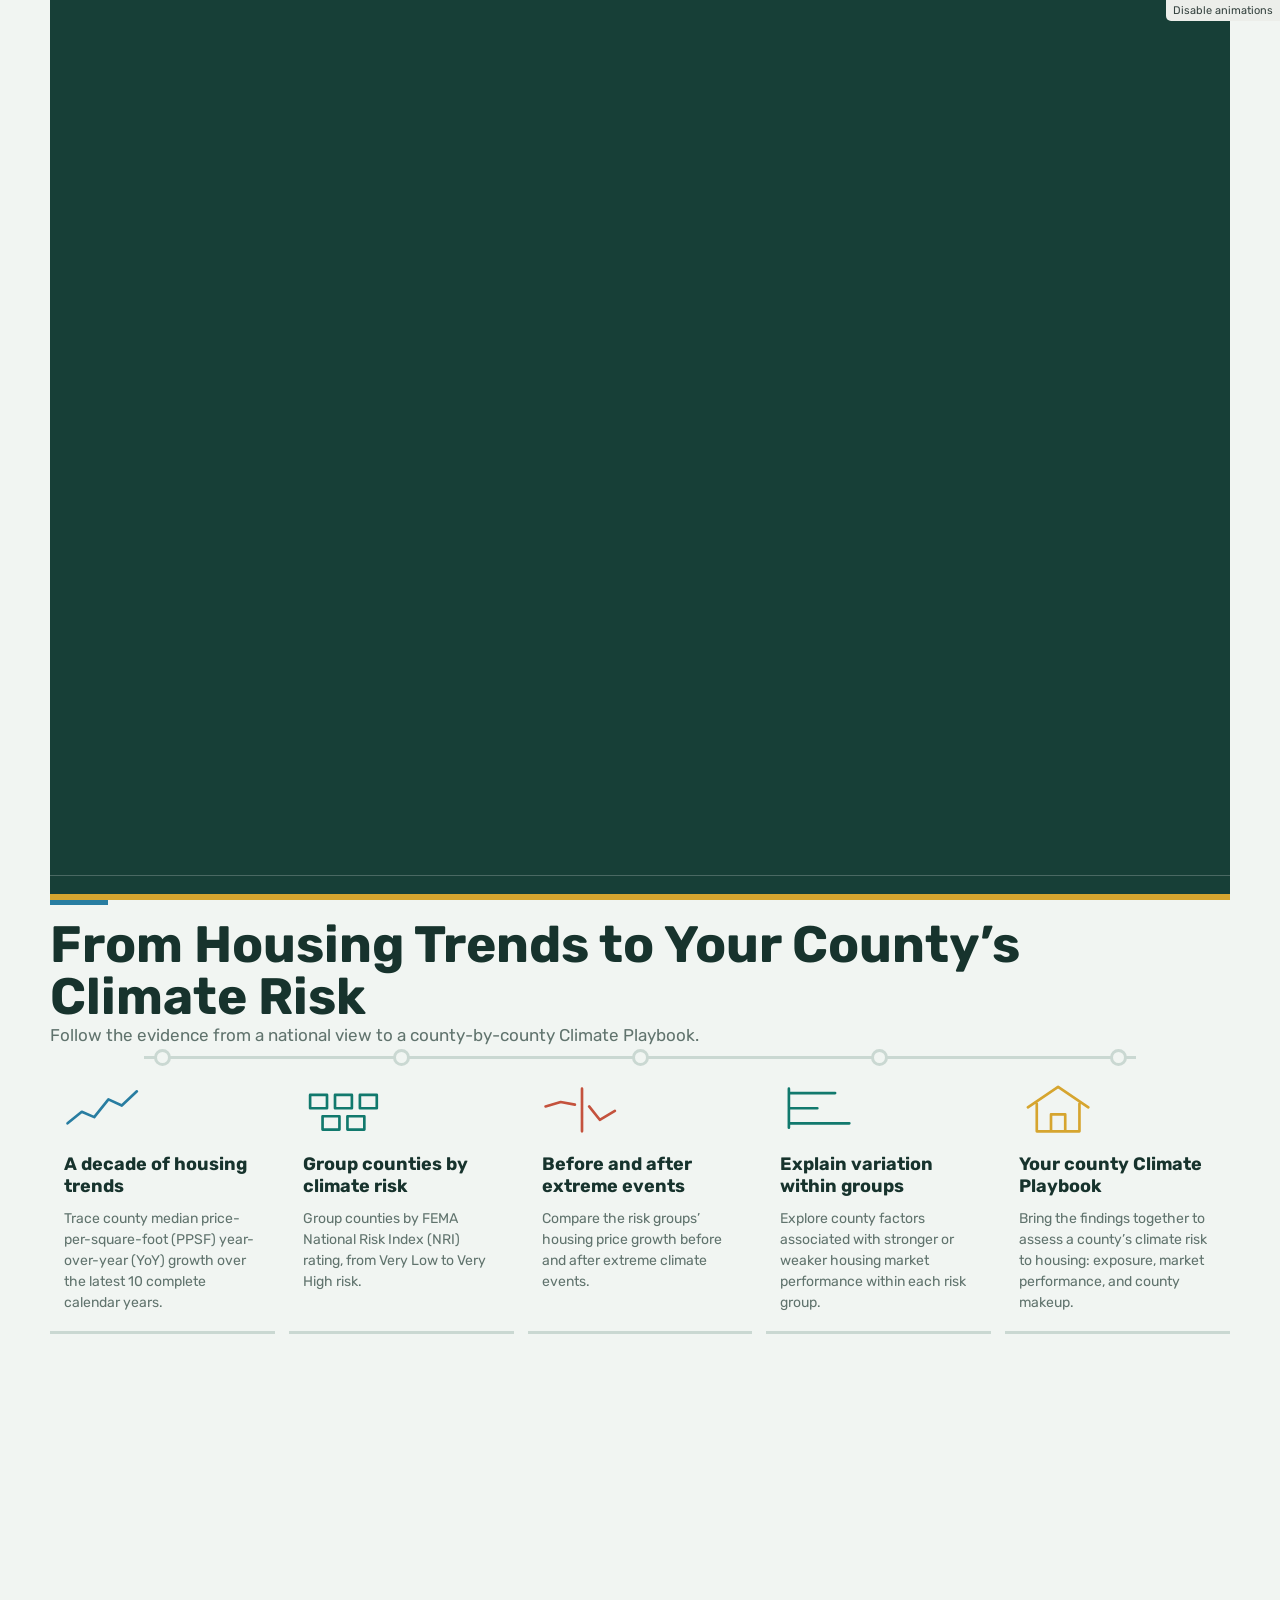
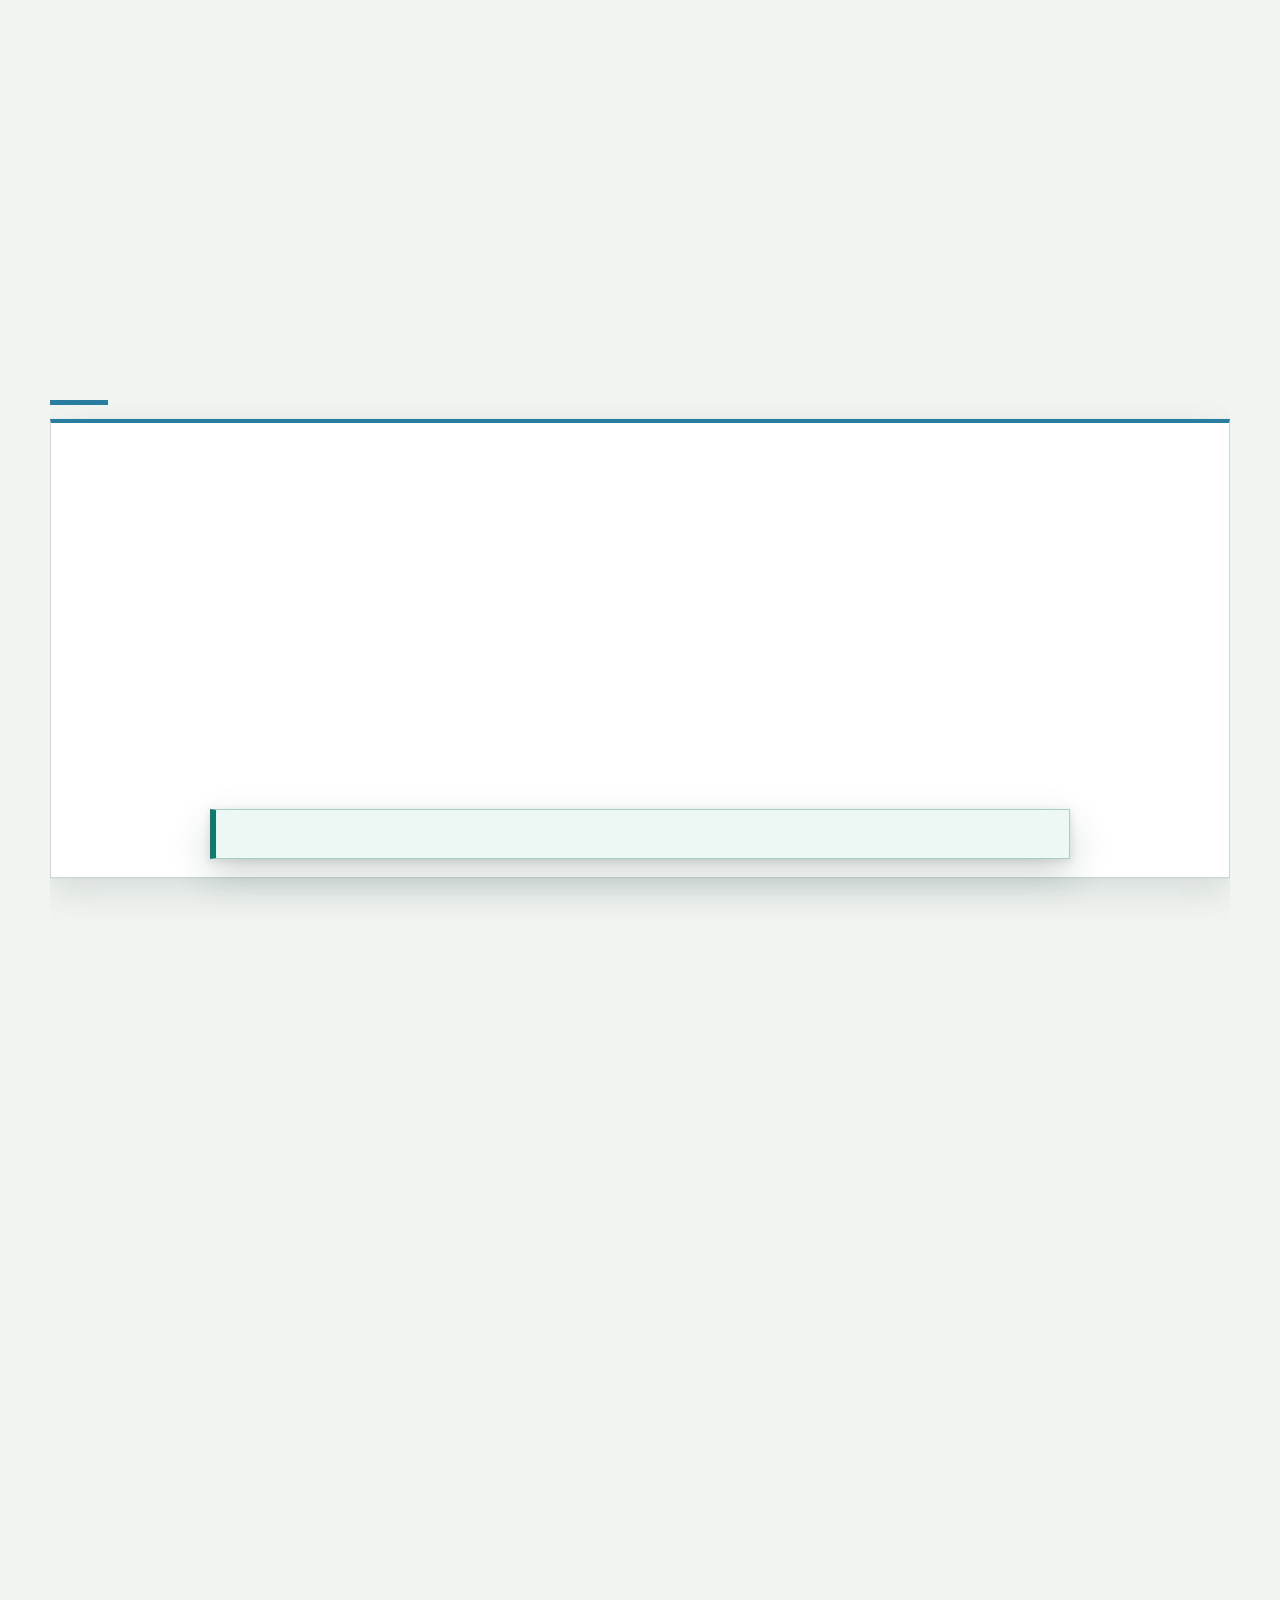
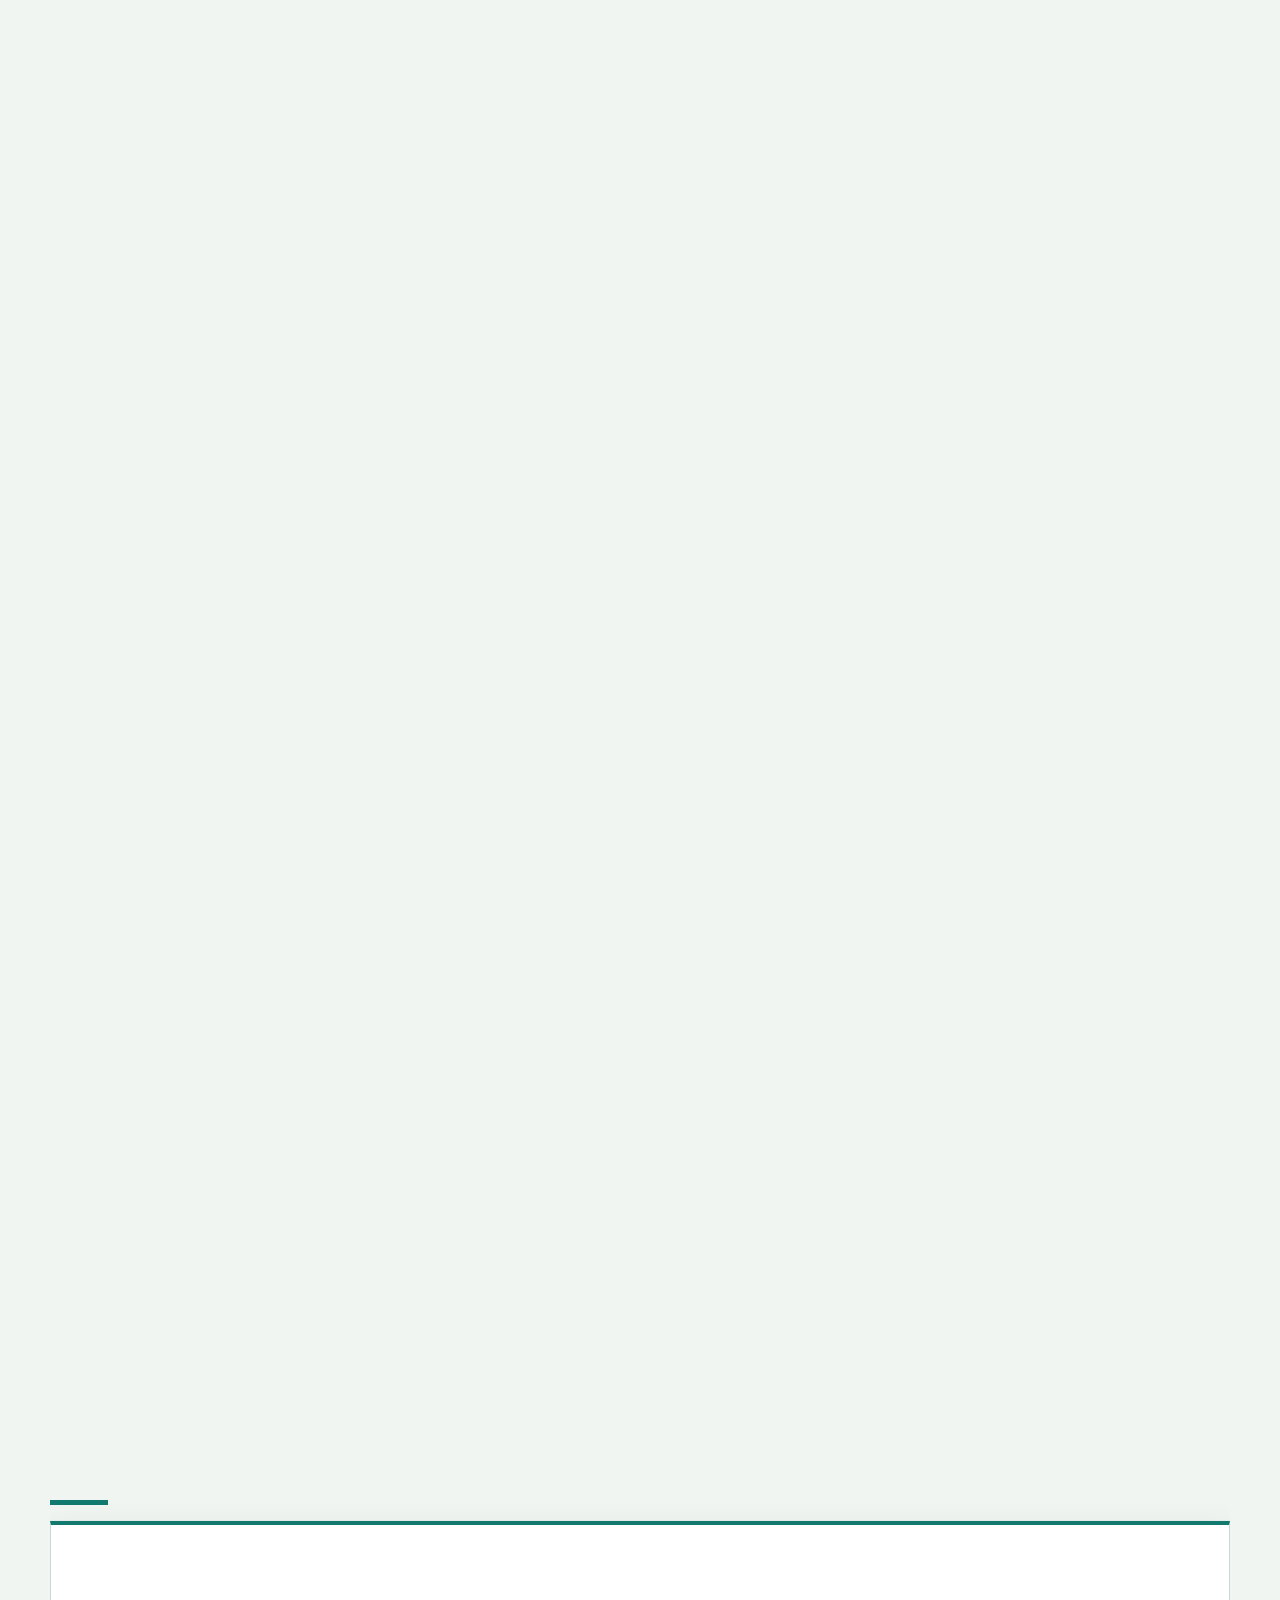
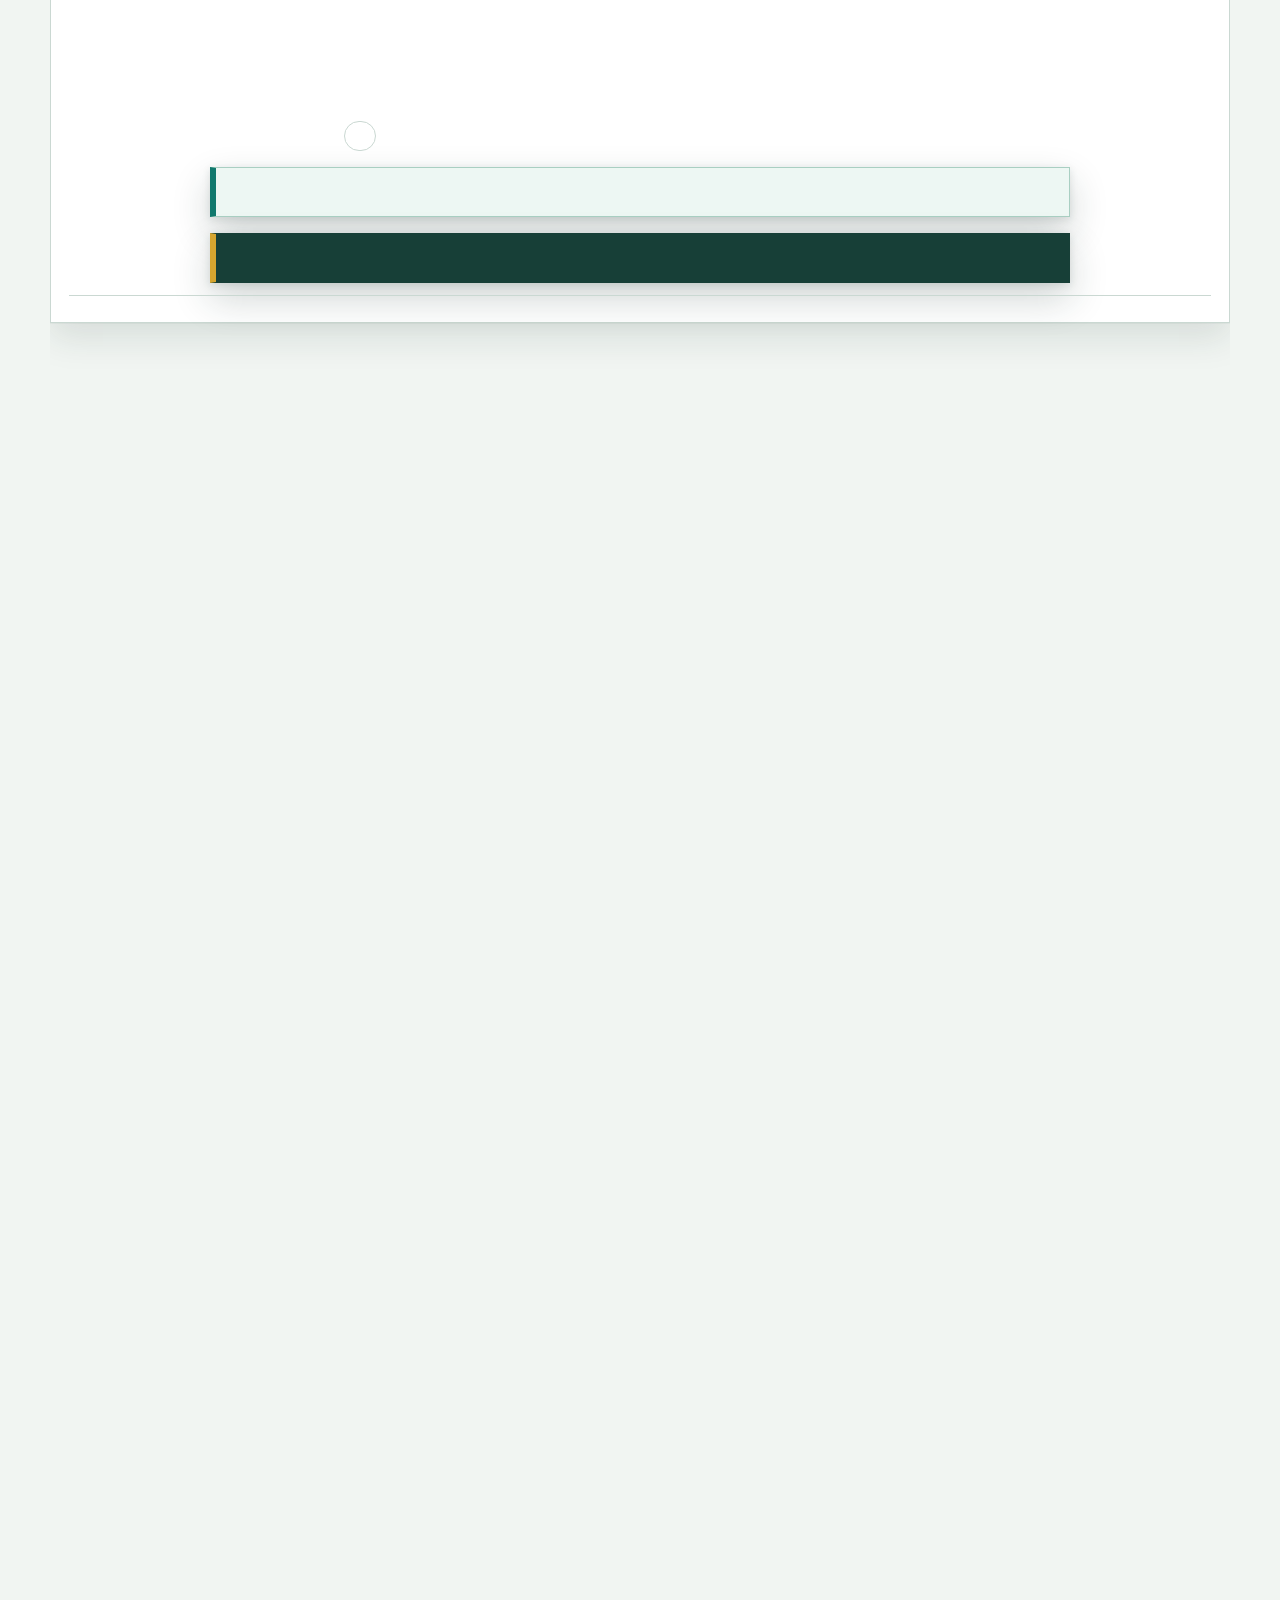
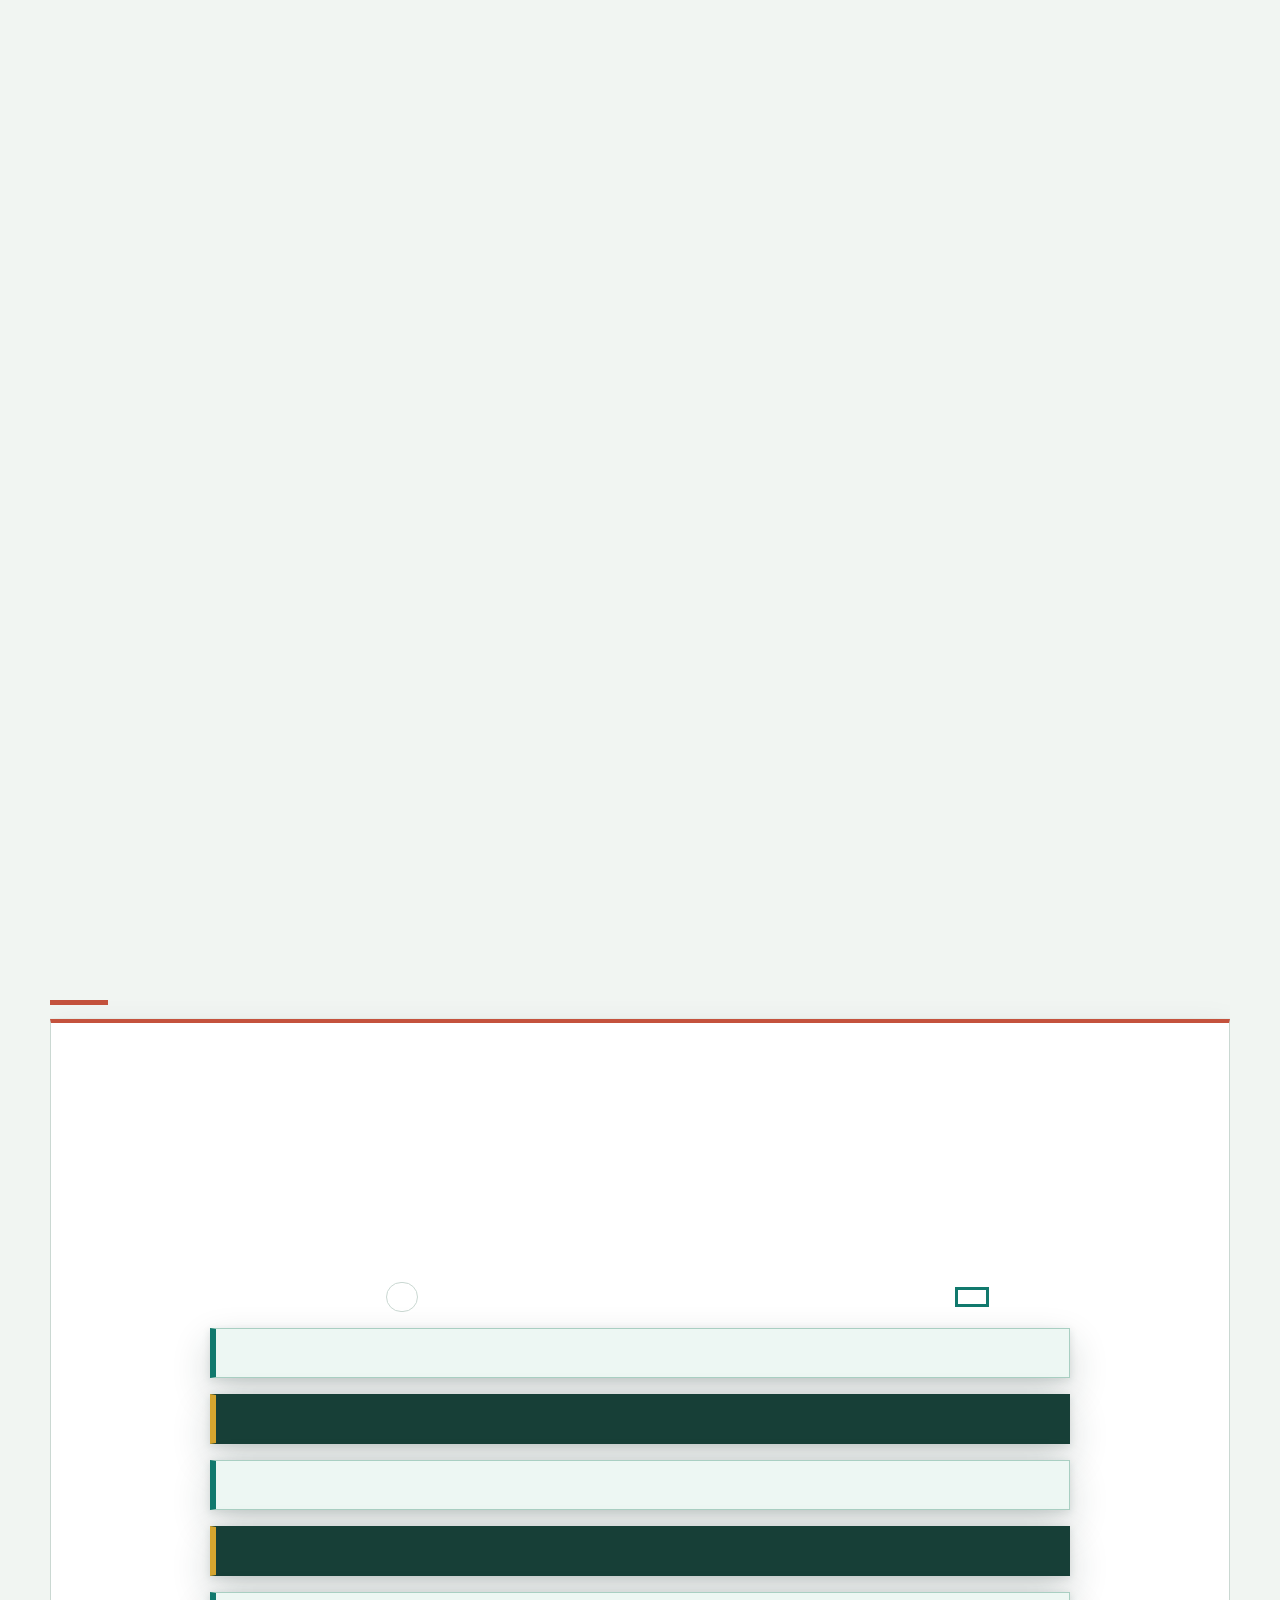
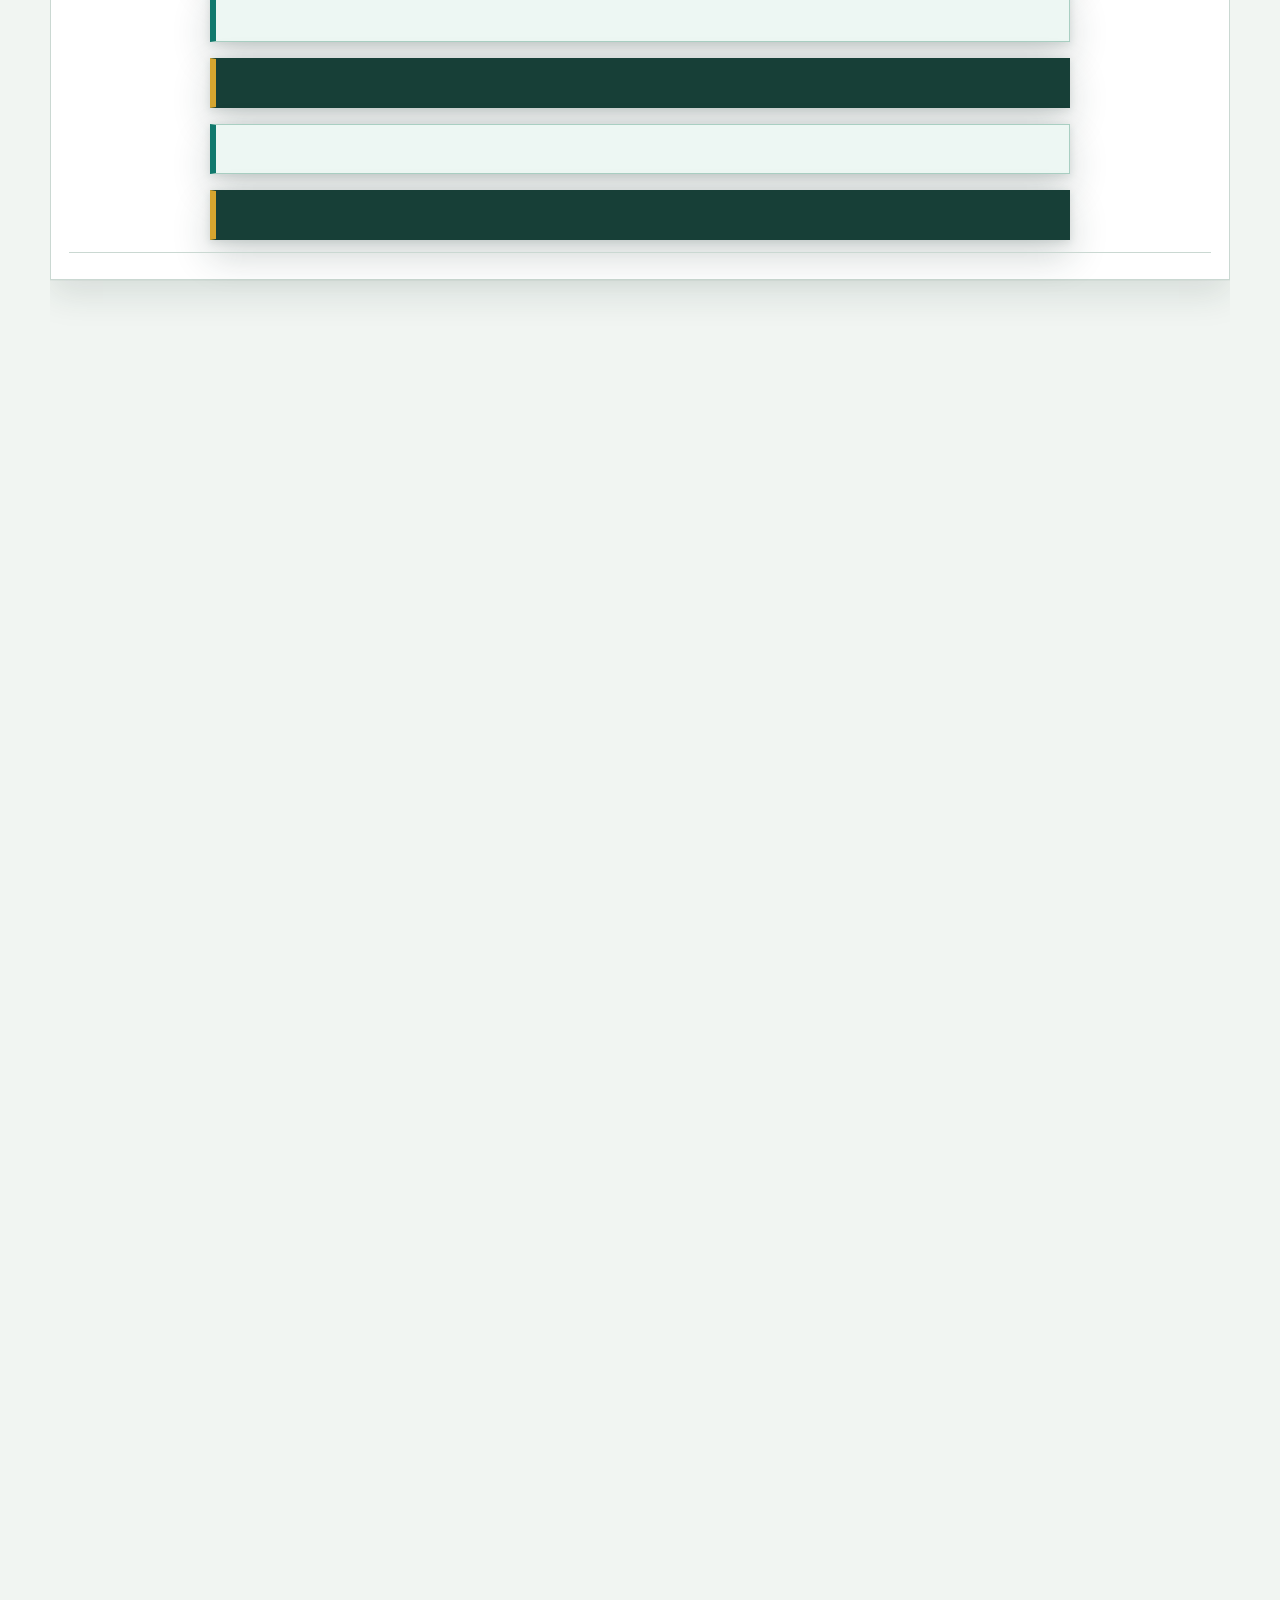
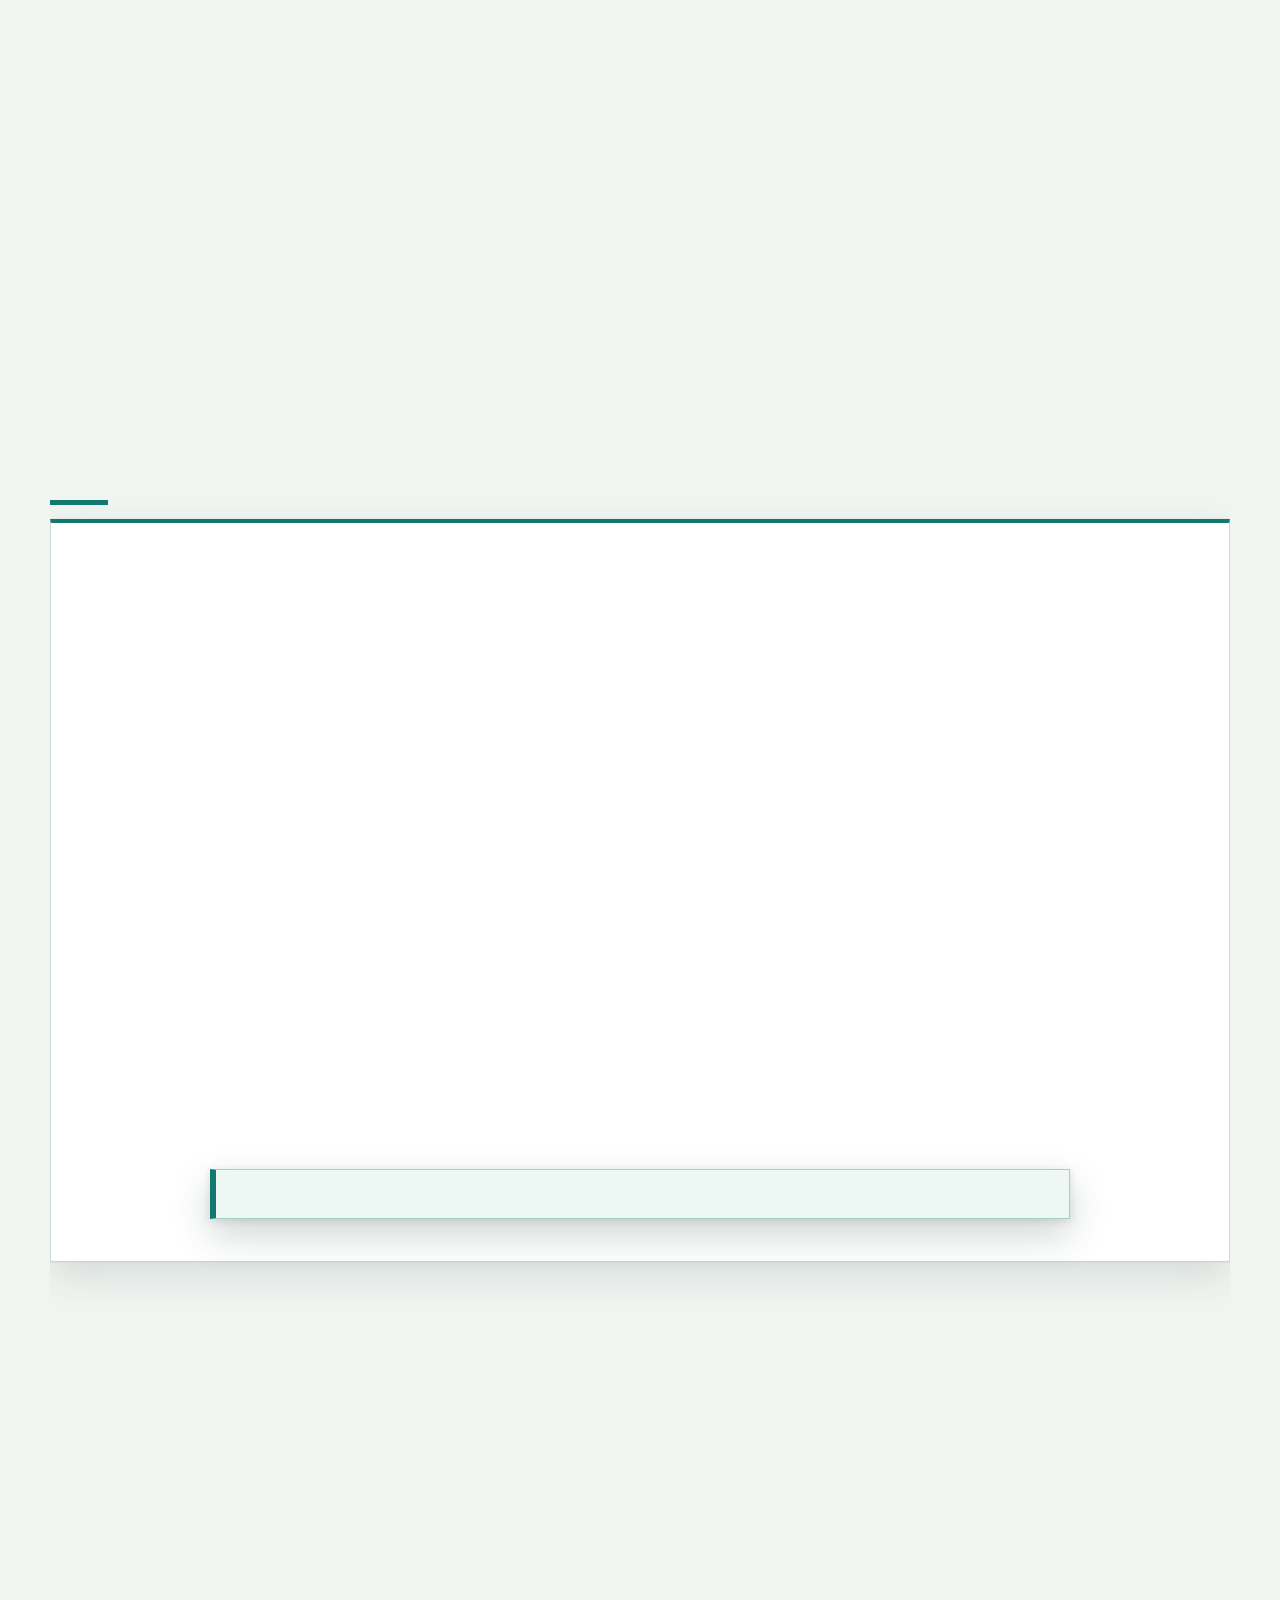
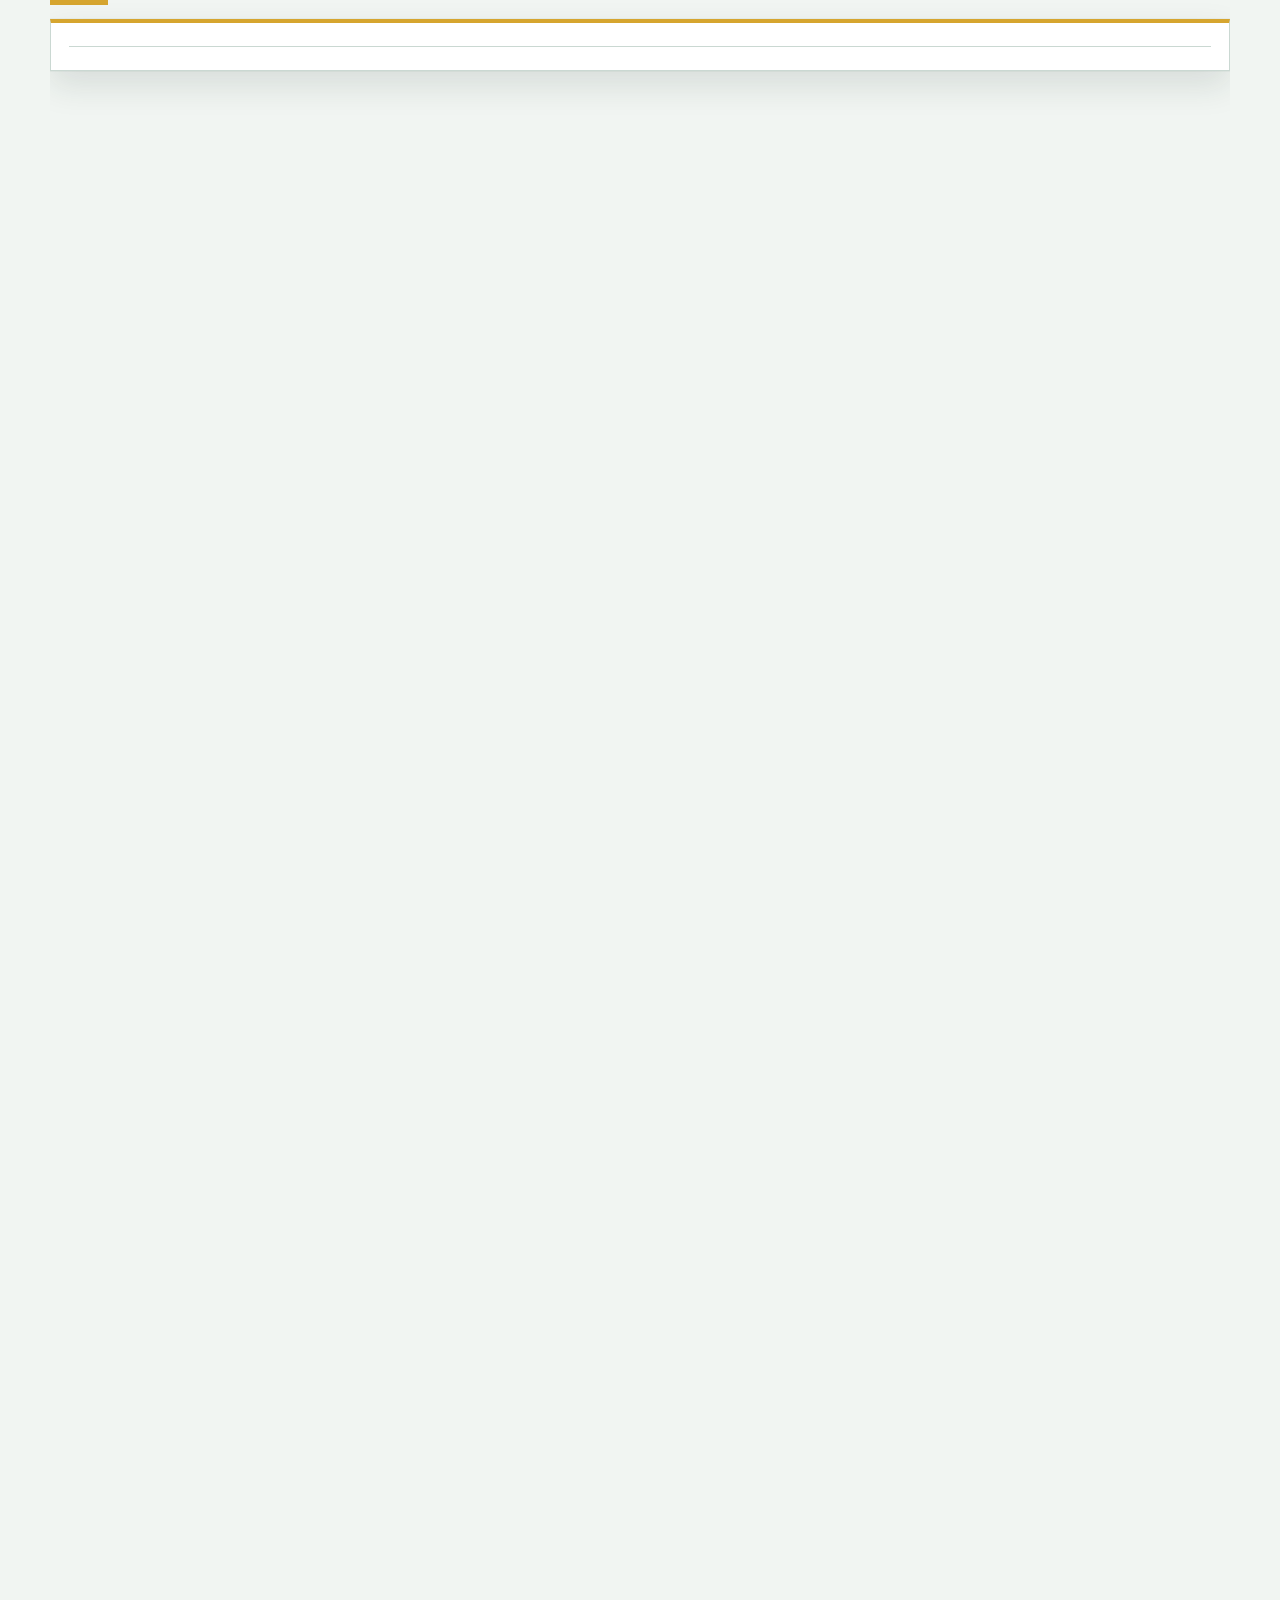
<file: src/housing_climate_risk/page_data/web/page.html>
<!doctype html>
<html lang="en">
<head>
<script defer src="https://kennethlow.com/analytics/behavior.js"></script>
<script src="https://kennethlow.com/analytics/posthog.js"></script>
  <meta charset="utf-8">
  <meta name="viewport" content="width=device-width, initial-scale=1">
  <title>Which Way the Wind Blows: Climate Risk and U.S. Housing Markets</title>
  <link rel="icon" href="data:,">
  <link rel="preconnect" href="https://fonts.googleapis.com">
  <link rel="preconnect" href="https://fonts.gstatic.com" crossorigin>
  <link href="https://fonts.googleapis.com/css2?family=Rubik:ital,wght@0,300..900;1,300..900&display=swap" rel="stylesheet">
  <script src="https://d3js.org/d3.v7.min.js"></script>
  <link rel="stylesheet" href="climate-risk-housing.css">
</head>
<body>
<main>
  <section class="hero" id="top">
    <div>
      <h1 id="t-hero-h1"></h1>
      <p class="dek" id="t-hero-dek"></p>
    </div>
  </section>

  <section class="slide" id="roadmap" aria-labelledby="roadmap-title">
    <h2 id="roadmap-title">From Housing Trends to Your County’s Climate Risk</h2>
    <p class="roadmap-intro">Follow the evidence from a national view to a county-by-county Climate Playbook.</p>
    <div class="roadmap-path">
      <ol class="roadmap-stops" aria-label="Five stages of the analysis">
        <li class="roadmap-stop" style="--roadmap-color: var(--water)">
          <span class="roadmap-node" aria-hidden="true"></span>
          <svg class="roadmap-icon" viewBox="0 0 90 58" aria-hidden="true"><path d="M4 44 L20 31 L34 37 L50 17 L65 24 L82 8"/></svg>
          <div><h3>A decade of housing trends</h3><p>Trace county median price-per-square-foot (PPSF) year-over-year (YoY) growth over the latest 10 complete calendar years.</p></div>
        </li>
        <li class="roadmap-stop" style="--roadmap-color: var(--teal)">
          <span class="roadmap-node" aria-hidden="true"></span>
          <svg class="roadmap-icon" viewBox="0 0 90 58" aria-hidden="true"><path d="M8 12 H27 V27 H8 Z M36 12 H55 V27 H36 Z M64 12 H83 V27 H64 Z M22 36 H41 V51 H22 Z M50 36 H69 V51 H50 Z"/></svg>
          <div><h3>Group counties by climate risk</h3><p>Group counties by FEMA National Risk Index (NRI) rating, from Very Low to Very High risk.</p></div>
        </li>
        <li class="roadmap-stop" style="--roadmap-color: var(--hazard)">
          <span class="roadmap-node" aria-hidden="true"></span>
          <svg class="roadmap-icon" viewBox="0 0 90 58" aria-hidden="true"><path d="M4 25 L21 20 L37 23 M45 5 V53 M53 25 L65 40 L82 30"/></svg>
          <div><h3>Before and after extreme events</h3><p>Compare the risk groups’ housing price growth before and after extreme climate events.</p></div>
        </li>
        <li class="roadmap-stop" style="--roadmap-color: var(--teal)">
          <span class="roadmap-node" aria-hidden="true"></span>
          <svg class="roadmap-icon" viewBox="0 0 90 58" aria-hidden="true"><path d="M10 10 H62 M10 27 H42 M10 44 H78 M10 5 V49"/></svg>
          <div><h3>Explain variation within groups</h3><p>Explore county factors associated with stronger or weaker housing market performance within each risk group.</p></div>
        </li>
        <li class="roadmap-stop" style="--roadmap-color: var(--sun)">
          <span class="roadmap-node" aria-hidden="true"></span>
          <svg class="roadmap-icon" viewBox="0 0 90 58" aria-hidden="true"><path d="M10 26 L44 3 L78 26 M20 22 V53 H68 V22 M36 53 V34 H52 V53"/></svg>
          <div><h3>Your county Climate Playbook</h3><p>Bring the findings together to assess a county’s climate risk to housing: exposure, market performance, and county makeup.</p></div>
        </li>
      </ol>
    </div>
  </section>

  <section class="slide" id="pricing">
    <h2 id="t-pricing-h2"></h2>

    <!-- County PPSF YoY histories — full width, footnotes below chart -->
    <div class="panel" style="margin-top:12px;">
      <h3 id="t-scatter-title"></h3>
      <p class="sub" id="t-scatter-sub"></p>
      <div id="score-scatter" class="chart canvas-chart" style="height:340px;">
        <canvas id="score-scatter-canvas" aria-label="Monthly Median PPSF YoY lines for U.S. counties"></canvas>
        <svg id="score-scatter-axes" aria-hidden="true"></svg>
      </div>
      <div class="takeaway" id="score-scatter-takeaway"></div>
    </div>
  </section>

  <section class="slide" id="pricing-grouping">
    <h2 id="t-pricing-grouping-subtitle"></h2>
    <p class="section-copy" id="t-pricing-nri-placeholder" style="margin-top:6px;"></p>

    <!-- PPSF YoY grouped by risk rating + map — side by side, hazard toggle on right -->
    <div class="panel" style="margin-top:16px;">
      <h3 id="t-pricing-card-title"></h3>
      <p class="sub" id="t-pricing-card-text"></p>
      <div class="viz-grid pricing-viz-grid">
        <div class="rating-line-pane">
          <svg id="rating-scatter" class="chart map-companion-line rating-risk-line"></svg>
          <div class="risk-sequence-row">
            <div id="rating-risk-legend" class="risk-sequence-legend" aria-label="NRI risk rating animation frames"></div>
            <button id="rating-play-button" class="sequence-play-button" type="button"></button>
          </div>
        </div>
        <div class="map-with-legend">
          <svg id="rating-map" class="chart map-companion-map"></svg>
        </div>
      </div>
      <div class="takeaway" id="pricing-takeaway"></div>
      <div class="takeaway question-card" id="pricing-question"></div>
      <div class="sources" id="t-pricing-sources"></div>
    </div>
  </section>

  <section class="slide" id="events">
    <h2 id="t-events-h2"></h2>
    <p class="section-copy" id="t-events-copy"></p>

    <!-- Event window + affected map in one card, risk toggle on right, arrow nav for windows -->
    <div class="panel" style="margin-top:12px;">
      <p id="event-time-context" class="event-time-context"></p>
      <h3 id="t-events-card-title"></h3>
      <div id="event-overview-stat" class="event-overview-stat"></div>
      <p class="sub" id="events-window-subtitle"></p>
      <div id="event-overview" class="event-overview">
        <svg id="event-risk-pie" class="event-overview-chart"></svg>
      </div>
      <div id="event-detail-grid" class="viz-grid timeseries-grid">
        <div class="event-chart-wrap" style="position:relative;">
          <div id="event-window-frame" class="window-frame">
            <svg id="event-window" class="chart map-companion-line"></svg>
          </div>
        </div>
        <div>
          <svg id="affected-map" class="chart map-companion-map"></svg>
        </div>
      </div>
      <div id="event-sequence-row" class="event-count-row">
        <div class="risk-sequence-row">
          <div id="event-risk-legend" class="risk-sequence-legend" aria-label="Event risk rating animation frames"></div>
          <button id="event-play-button" class="sequence-play-button" type="button"></button>
        </div>
        <div class="county-count" id="affected-county-count"></div>
      </div>
      <div class="takeaway" id="event-overview-takeaway"></div>
      <div class="takeaway question-card" id="event-overview-question"></div>
      <div class="takeaway" id="event-before-takeaway"></div>
      <div class="takeaway question-card" id="event-after-question"></div>
      <div class="takeaway" id="event-window-takeaway"></div>
      <div class="takeaway question-card" id="event-future-prompt"></div>
      <div class="takeaway" id="event-takeaway"></div>
      <div class="takeaway question-card" id="event-variation-question"></div>
      <div class="sources" id="t-events-sources"></div>
    </div>
  </section>

  <section class="slide" id="features">
    <h2 id="t-features-h2"></h2>
    <p class="section-copy" id="t-features-copy"></p>

    <!-- Fixed analysis chart on the left; scroll-driven feature frames on the right. -->
    <div class="panel" style="margin-top:12px;">
          <div class="risk-sequence-row feature-risk-row">
            <div id="feature-risk-legend" class="risk-sequence-legend" aria-label="Feature risk rating frames"></div>
          </div>
      <div class="viz-grid timeseries-grid feature-story-grid">
        <div class="feature-line-pane">
          <h3 id="feature-chart-title"></h3>
          <div class="feature-plot-shell">
            <svg id="feature-event-window" class="chart map-companion-line"></svg>
          </div>
          <div id="feature-relationship" class="feature-relationship" hidden></div>
        </div>
        <div class="feature-detail-stack">
          <h3 id="feature-detail-title" class="feature-detail-heading"></h3>
          <div class="feature-frame" data-frame="1">
            <div id="feature-order-controls" class="feature-order-controls" aria-label="Feature ordering">
              <button type="button" data-order="category"></button>
              <button type="button" data-order="significance"></button>
            </div>
            <p id="feature-click-hint" class="feature-click-hint"></p>
            <div id="feature-importance-chart" class="feature-importance-chart"></div>
          </div>
          <div class="feature-frame" data-frame="2">
            <div id="feature-distribution-title" class="feature-distribution-title"></div>
            <div id="feature-distribution-controls" class="feature-distribution-controls"></div>
            <div class="feature-distribution-plot">
              <svg id="feature-distribution-chart" class="feature-distribution-chart"></svg>
            </div>
            <div id="feature-subgroup-takeaway" class="feature-subgroup-takeaway"></div>
          </div>
          <div class="feature-frame" data-frame="3">
            <div id="feature-subgroup-summary" class="feature-subgroup-summary"></div>
          </div>
        </div>
      </div>
          <div class="feature-subgroup-control-stack">
            <div id="feature-subgroup-toggles" class="feature-subgroup-controls" aria-label="Performance groups"></div>
            <button id="feature-sequence-resume" class="feature-sequence-resume" type="button"></button>
          </div>
      <div id="feature-footnote-tabs" class="feature-footnote-tabs"></div>
      <div class="takeaway" id="feature-takeaway"></div>
    </div>
  </section>

  <section class="slide" id="playbook">
    <h2 id="t-playbook-h2"></h2>

    <!-- Eight-frame climate risk playbook, with an optional questions frame. -->
    <div class="panel" style="margin-top:12px;">
      <div class="playbook-frame-stack">
        <div class="playbook-frame playbook-intro-frame">
          <div class="playbook-risk-equation" aria-label="Three components of climate risk to housing">
            <article><b>1</b><h3>NRI Risk Rating</h3><p>Measure of climate-related risk exposure assigned by FEMA</p></article>
            <span aria-hidden="true">+</span>
            <article><b>2</b><h3>Housing Market Performance Vs. Peers</h3><p>Comparison of county-level Median PPSF YoY across the climate event window, within each risk group</p></article>
            <span aria-hidden="true">+</span>
            <article><b>3</b><h3>County Makeup</h3><p>Set of county-level factors with significant correlation to Median PPSF YoY</p></article>
          </div>
        </div>
        <div class="playbook-frame playbook-conclusion-frame" id="playbook-conclusion">
          <button class="playbook-back-button" type="button"><span class="playbook-back-arrow" aria-hidden="true">&#8592;</span> Back to county selection</button>
          <div id="playbook-conclusion-scorecard"></div>
        </div>
        <div class="playbook-frame playbook-questions-frame"><h3>The following significant correlations were observed from the data. Further research and analysis can be done to understand them better.</h3><div id="playbook-questions-list"></div></div>
        <div class="playbook-frame playbook-search-frame">
          <aside class="playbook-location"><p id="playbook-location-message" role="status">Detecting your county…</p><button id="playbook-location-continue" type="button" hidden>Continue</button><p id="playbook-location-alternative" hidden>or select a different county →</p></aside>
          <div class="playbook-manual-selection">
          <div class="playbook-search-shell">
            <input type="text" id="county-search">
            <div id="county-results" style="display:none;"></div>
          </div>
          <div class="playbook-search-map">
            <svg id="county-selection-map" class="chart"></svg>
            <div class="playbook-map-controls">
              <button id="playbook-map-zoom-in" type="button" title="Zoom in" aria-label="Zoom in">+</button>
              <button id="playbook-map-zoom-minus" type="button" title="Zoom out" aria-label="Zoom out">&#8722;</button>
              <button id="playbook-map-zoom-toggle" type="button" style="display:none;"></button>
              <button id="playbook-map-recenter" type="button">Recenter Map</button>
            </div>
          </div>
          <div class="playbook-selection-confirmation" id="playbook-selection-confirmation" hidden><p id="playbook-map-hint" role="status"></p><button id="playbook-selection-continue" type="button">Continue</button></div>
        </div>

        </div>

        <div class="playbook-frame playbook-selected-frame">
          <button id="playbook-back-to-search" class="playbook-back-button" type="button"><span class="playbook-back-arrow" aria-hidden="true">&#8592;</span> Back to county selection</button>
          <p id="playbook-warning-intro" class="playbook-warning-intro" hidden></p>
          <div class="playbook-selected-layout">
            <aside class="playbook-profile-panel" id="playbook-profile-details">
              <div class="playbook-selected-county" id="playbook-selected-county-name"></div>
              <div class="hazard-rating-grid" id="playbook-hazard-ratings"></div>
              <div id="playbook-performance-status" class="playbook-performance-status"></div>
              <div id="playbook-history-comparison" class="playbook-history-comparison"></div>
            </aside>
            <div class="playbook-profile-map-pane">
              <svg id="playbook-profile-map" class="chart"></svg>
            </div>
            <div class="playbook-history-pane">
              <h3 id="t-playbook-history-title"></h3>
              <svg id="playbook-ppsf-history" class="chart"></svg>
              <div class="playbook-history-legend" id="playbook-history-legend"></div>
            </div>
            <aside class="playbook-events-pane">
              <h3 id="playbook-events-title"></h3>
              <div id="playbook-event-column" class="playbook-event-column"></div>
            </aside>
            <aside class="playbook-performance-pane">
              <h3 id="playbook-feature-title"></h3>
              <div id="playbook-feature-summary" class="playbook-feature-summary"></div>
              <div id="playbook-subgroup-summary" class="playbook-subgroup-badge"></div>
            </aside>
            <aside class="playbook-commentary-pane">
              <div class="playbook-commentary" id="playbook-event-commentary"></div>
              <div id="playbook-warning-takeaway" class="playbook-warning-takeaway takeaway" hidden></div>
            </aside>
          </div>
        </div>
      </div>
      <div class="sources playbook-footer"><button id="playbook-open-questions" data-analytics-action="open_questions" type="button" hidden>Open Questions from the Data</button><div id="t-playbook-sources"></div><p class="analytics-privacy" hidden><a data-analytics-action="privacy_preferences" href="https://kennethlow.com/privacy.html">Privacy &amp; analytics preferences</a></p><div class="page-feedback" id="t-page-feedback" hidden></div></div>
    </div>
  </section>
</main>
<nav class="story-nav" aria-label="Section navigation">
  <button id="story-prev" type="button">&#8593;</button>
  <button id="story-next" type="button">&#8595;</button>
</nav>
<button type="button" id="story-motion-toggle" class="story-motion-toggle">Enable animations</button>
<div class="tooltip" id="tooltip"></div>
<script id="page-data" type="application/json">__PAYLOAD__</script>
<script src="climate-risk-housing.js"></script>
</body>
</html>
</file>
<file: src/housing_climate_risk/page_data/web/climate-risk-housing.css>
:root {
      --paper: #f1f5f2;
      --ink: #17332d;
      --muted: #60736d;
      --panel: #ffffff;
      --line: #cad8d2;
      --teal: #11796d;
      --forest: #173f37;
      --water: #287da1;
      --hazard: #c4523d;
      --sun: #d6a52f;
      --shadow: 0 0 0 1px rgba(23, 51, 45, 0.04), 0 14px 34px rgba(23, 51, 45, 0.12);
    }
    .control-bar { display: flex; flex-wrap: wrap; align-items: center; gap: 8px; margin: 10px 0 12px; }
    .toggle-row { display: flex; flex-wrap: wrap; align-items: center; gap: 8px; }
    .control-bar .sidebar-label { font-size: 11px; font-weight: 800; color: var(--muted); text-transform: uppercase; letter-spacing: .07em; margin-right: 4px; }
    .control-bar button { border-radius: 999px; padding: 8px 11px; font-size: 12px; text-align: left; border: 1px solid var(--line); background: #fff; cursor: pointer; font-weight: 800; display: inline-flex; align-items: center; gap: 6px; }
    .control-bar button.active { border-color: transparent; color: white; }
    .pricing-viz-grid { align-items: center; margin-bottom: 32px; }
    .map-with-legend { position: relative; display: flex; flex-direction: column; align-items: center; justify-content: center; min-width: 0; }
    .map-with-legend .legend { position: absolute; top: 100%; left: 0; justify-content: center; width: 100%; }
    #within-group-correlations { overflow-x: auto; }
    .feature-detail-list { display: grid; grid-template-columns: minmax(135px, .8fr) 68px minmax(180px, 1.1fr) minmax(205px, 1.25fr) 68px minmax(180px, 1.1fr) minmax(205px, 1.25fr); column-gap: 12px; align-items: center; min-width: 1050px; }
    .feature-detail-header, .feature-detail-row { display: contents; }
    .feature-detail-header > div { padding: 0 0 7px; color: var(--muted); font-size: 10px; font-weight: 800; text-transform: uppercase; }
    .feature-detail-header .county-group { padding: 7px 8px; border-bottom: 2px solid var(--line); color: var(--ink); font-size: 12px; text-align: center; text-transform: none; }
    .feature-detail-row > div { min-width: 0; padding: 9px 0; border-top: 1px solid rgba(216,208,196,.7); font-size: 13px; }
    .feature-scale { display: grid; grid-template-columns: 1fr 1fr; gap: 10px 6px; align-items: end; color: var(--muted); font-size: 10px; }
    .feature-scale > :first-child { grid-column: 1; grid-row: 1; }
    .feature-scale > :last-child { grid-column: 2; grid-row: 1; }
    .feature-scale > .feature-scale-bar { grid-column: 1 / -1; grid-row: 2; }
    .feature-scale-bar { position: relative; height: 10px; border-radius: 999px; border: 1px solid rgba(23,32,38,.14); background: linear-gradient(90deg, #16803c 0%, #e0b33b 50%, #b42318 100%); }
    .feature-scale-bar::after { content: ""; position: absolute; left: 50%; top: -3px; bottom: -3px; width: 1px; background: rgba(23,32,38,.42); }
    .feature-scale-bar.percentile { background: linear-gradient(90deg, #e8f1f5 0%, #6fa3b8 50%, #22566b 100%); }
    .feature-scale-bar.percentile::after { display: none; }
    .feature-scale-arrow { position: absolute; top: -8px; width: 0; height: 0; border-left: 5px solid transparent; border-right: 5px solid transparent; border-top: 8px solid #172026; transform: translateX(-5px); }
    .county-count { justify-self: center; padding: 7px 14px; border: 3px solid var(--active-risk-color, var(--teal)); background: #fff; text-align: center; color: var(--ink); font-size: 17px; font-weight: 850; white-space: nowrap; }
    .risk-sequence-row { display: flex; flex-wrap: wrap; align-items: center; justify-content: center; gap: 10px 18px; margin: 4px auto 0; }
    .risk-sequence-legend { display: flex; flex-wrap: wrap; align-items: center; justify-content: center; gap: 5px 8px; }
    .risk-legend-button { position: relative; padding: 6px 9px 6px 25px; border: 1px solid var(--risk-color); border-radius: 999px; background: white; color: var(--muted); font-size: 10px; }
    .risk-legend-button::before { content: ""; position: absolute; left: 9px; top: 50%; width: 9px; height: 9px; border-radius: 2px; background: var(--risk-color); opacity: .42; transform: translateY(-50%); }
    .risk-legend-button.revealed { color: var(--ink); }
    .risk-legend-button.revealed::before { opacity: 1; }
    .risk-legend-button.active { border-color: var(--risk-color); background: var(--risk-color); color: white; box-shadow: 0 4px 11px color-mix(in srgb, var(--risk-color) 32%, transparent); }
    .risk-legend-button.active::before { background: white; opacity: 1; }
    .sequence-play-button, .feature-sequence-resume { display: inline-flex; align-items: center; justify-content: center; width: 32px; min-width: 32px; height: 30px; padding: 0; font-size: 12px; }
    .event-count-row { display: grid; grid-template-columns: minmax(0, 1.15fr) minmax(0, .85fr); align-items: center; gap: 16px; width: 100%; margin: 7px 0 0; }
    .event-count-row > .risk-sequence-row { width: 100%; margin: 0; }
    .event-overview { display: none; align-items: center; justify-content: center; min-height: min(54svh, 480px); }
    .event-overview.visible { display: flex; }
    .event-overview-chart { width: 100%; height: min(48svh, 430px); overflow: visible; }
    .playbook-map-wrap { position: sticky; top: 0; height: 350px; overflow: hidden; align-self: start; }
    .playbook-map-wrap .chart { height: 350px; }
    .playbook-map-controls { position: absolute; top: 10px; right: 10px; z-index: 3; display: flex; gap: 6px; }
    .playbook-map-controls button { min-width: 34px; justify-content: center; box-shadow: 0 2px 8px rgba(23,32,38,.16); }
    .hazard-icon { display: inline-flex; width: 22px; justify-content: center; margin-right: 6px; }
    .hazard-rating-grid { margin: 4px 0 10px; }
    .hazard-rating-overall { margin-bottom: 4px; border-bottom: 2px solid var(--line); }
    .hazard-rating-overall .hazard-rating-item { font-size: 14px; font-weight: 800; padding: 7px 0; border-bottom: 0; }
    .hazard-rating-specific { display: grid; grid-template-columns: repeat(3, minmax(0, 1fr)); gap: 1px 16px; }
    .hazard-rating-item { display: flex; justify-content: space-between; gap: 8px; align-items: center; padding: 5px 0; border-bottom: 1px solid var(--line); font-size: 11px; }
    .playbook-selected-county { display: none; margin: 10px 0 2px; text-align: center; color: var(--ink); font-size: 18px; font-weight: 850; }
    .playbook-history-legend { display: flex; flex-wrap: wrap; justify-content: center; gap: 10px 22px; min-height: 38px; margin: 8px auto 0; padding: 10px 14px; border: 1px solid var(--line); background: #f8fbf9; color: var(--ink); font-size: 12px; font-weight: 750; }
    .playbook-history-legend:empty { display: none; }
    .playbook-history-legend-item { display: inline-flex; align-items: center; gap: 8px; }
    .playbook-history-legend-swatch { width: 24px; height: 12px; border: 1px solid rgba(23,51,45,.16); }
    .playbook-commentary { margin-top: 14px; padding: 18px 20px; border: 1px solid var(--line); border-left: 5px solid var(--teal); border-radius: 0; background: #edf7f4; box-shadow: 0 10px 26px rgba(23,51,45,.10); font-size: 16px; line-height: 1.58; }
    .playbook-commentary.neutral { border-left-color: var(--water); background: #edf5f8; }
    .playbook-event-list { list-style: none; margin: 8px 0 0; padding: 0; overflow: visible; }
    .playbook-event-item { display: grid; grid-template-columns: 24px minmax(0,1fr) auto; gap: 6px; align-items: center; margin-top: 5px; padding: 7px 8px; border: 1px solid rgba(23,51,45,.12); border-left-width: 4px; border-radius: 0; background: #fff; box-shadow: 0 4px 12px rgba(23,51,45,.06); font-size: 12px; }
    .playbook-summary-detail { display: block; margin: 14px -20px -18px; padding: 14px 20px; border-top: 1px solid rgba(23,51,45,.18); background: rgba(255,255,255,.42); }
    .playbook-event-item.aligned { border-color: #83b99f; border-left-color: #16804c; background: #eaf7ef; }
    .playbook-event-item.misaligned { border-color: #d99b90; border-left-color: #b83d2f; background: #fff0ed; }
    .event-expectation { display: block; margin-top: 4px; color: var(--ink); font-size: 11px; line-height: 1.35; }
    .event-expectation strong { font-weight: 850; }
    .playbook-event-item.aligned .event-expectation strong { color: #167044; }
    .playbook-event-item.misaligned .event-expectation strong { color: #b5352b; }
    .playbook-event-icon { display: inline-flex; align-items: center; justify-content: center; width: 22px; height: 22px; background: rgba(255,255,255,.72); border: 1px solid rgba(23,51,45,.12); border-radius: 50%; font-size: 13px; }
    .event-change { display: inline-flex; align-items: center; justify-content: flex-end; gap: 5px; white-space: nowrap; font-weight: 850; }
    .event-change.up { color: #167044; }
    .event-change.down { color: #b5352b; }
    .event-change.flat { color: var(--muted); }
    .event-change-arrow { display: inline-block; line-height: 1; text-align: center; }
    /* ---- window frame transition ---- */
    .window-frame { transition: opacity 380ms ease, transform 380ms ease; }
    .window-frame.sliding-left { opacity: 0; transform: translateX(-32px); pointer-events: none; }
    .window-frame.sliding-right { opacity: 0; transform: translateX(32px); pointer-events: none; }
    .window-frame.sliding-in-left { animation: slideInLeft 380ms ease both; }
    .window-frame.sliding-in-right { animation: slideInRight 380ms ease both; }
    @keyframes slideInLeft { from { opacity: 0; transform: translateX(-32px); } to { opacity: 1; transform: translateX(0); } }
    @keyframes slideInRight { from { opacity: 0; transform: translateX(32px); } to { opacity: 1; transform: translateX(0); } }
    * { box-sizing: border-box; }
    html { scroll-behavior: smooth; }
    html.story-controlled { scroll-behavior: auto; overflow-anchor: none; }
    body {
      margin: 0;
      overflow-x: clip;
      background: var(--paper);
      color: var(--ink);
      font-family: "Rubik", sans-serif;
      font-optical-sizing: auto;
      font-weight: <weight>;
      font-style: normal;
      letter-spacing: 0;
    }
    main { width: min(1180px, calc(100vw - 28px)); margin: 0 auto; padding: 0 0 56px; overflow-x: clip; }
    .hero { position: relative; min-height: 72vh; display: flex; align-items: center; color: white; background: var(--forest); box-shadow: 0 0 0 100vmax var(--forest); clip-path: inset(0 -100vmax); border-bottom: 6px solid var(--sun); padding: 44px 0 34px; }
    .hero::after { content: ""; position: absolute; left: 0; right: 0; bottom: 18px; height: 1px; background: rgba(255,255,255,.22); }
    h1 { margin: 0; max-width: 1080px; font-size: clamp(44px, 7.8vw, 98px); line-height: .95; letter-spacing: 0; }
    .dek { margin: 24px 0 0; max-width: 1020px; color: #dcebe6; font-size: clamp(20px, 2.4vw, 30px); line-height: 1.32; }
    .slide { position: relative; min-height: 96vh; padding: 64px 0; border-bottom: 1px solid var(--line); opacity: 0; transform: translateY(18px); transition: opacity 520ms ease, transform 520ms ease; }
    .slide.visible { opacity: 1; transform: translateY(0); }
    .slide.transition-out { opacity: 0; transform: translateX(-40px); }
    .slide.transition-in { opacity: 1; transform: translateX(0); animation: slideFade 180ms ease both; }
    @keyframes slideFade { from { opacity: 0; transform: translateX(48px); } to { opacity: 1; transform: translateX(0); } }
    h2 { margin: 0; max-width: 1040px; font-size: clamp(30px, 4vw, 52px); line-height: 1.02; letter-spacing: 0; }
    h2::before { content: ""; display: block; width: 58px; height: 5px; margin-bottom: 14px; background: var(--water); }
    #pricing-grouping h2::before, #features h2::before { background: var(--teal); }
    #events h2::before { background: var(--hazard); }
    #playbook h2::before { background: var(--sun); }
    .section-copy { color: #46545f; font-size: 17px; line-height: 1.55; margin: 14px 0 0; max-width: 900px; }
    .toolbar, .tabs { display: flex; flex-wrap: wrap; gap: 8px; margin: 12px 0; }
    button { font: inherit; font-weight: 800; font-size: 12px; border: 1px solid var(--line); background: #fff; color: #41505a; border-radius: 999px; padding: 8px 11px; cursor: pointer; }
    button.active { background: var(--ink); border-color: var(--ink); color: white; }
    button:disabled { cursor: default; opacity: .7; }
    .viz-grid { display: grid; grid-template-columns: minmax(0, 1fr) minmax(0, 1fr); gap: 16px; margin-top: 12px; }
    .timeseries-grid { grid-template-columns: minmax(0, 1.15fr) minmax(0, .85fr); }
    .feature-grid { grid-template-columns: 1fr; }
    .panel { position: relative; background: var(--panel); border: 1px solid var(--line); border-top: 4px solid var(--water); border-radius: 0; padding: 18px; box-shadow: var(--shadow); min-width: 0; }
    .panel h3, .panel p, .panel .sub, .panel .note, .panel .sources { margin-left: 0; margin-right: 0; }
    #pricing-grouping .panel, #features .panel { border-top-color: var(--teal); }
    #events .panel { border-top-color: var(--hazard); }
    #playbook .panel { border-top-color: var(--sun); }
    .panel h3 { margin: 0 0 4px; font-size: 17px; }
    .sub, .note { color: var(--muted); font-size: 13px; line-height: 1.4; margin: 0 0 8px; }
    .footnote { color: var(--muted); font-size: 11px; line-height: 1.4; margin: 6px 0 0; font-style: italic; }
    .chart { width: 100%; height: 430px; display: block; overflow: hidden; }
    .canvas-chart { position: relative; cursor: default; }
    .canvas-chart canvas, .canvas-chart > svg { position: absolute; inset: 0; width: 100%; height: 100%; display: block; }
    .canvas-chart > svg { overflow: visible; pointer-events: none; }
    .chart.tall { height: 520px; }
    .chart.map-companion-line { height: 516px; }
    .chart.rating-risk-line { height: 671px; }
    .chart.map-companion-map { height: 430px; }
    .chart.xtall { height: 620px; }
    .chart.compressing { transform-origin: left center; animation: compressLeft 360ms ease both; }
    @keyframes compressLeft { 0% { transform: scaleX(1); } 45% { transform: scaleX(.94); } 100% { transform: scaleX(1); } }
    .axis text { fill: var(--muted); font-size: 11px; }
    .axis path, .axis line, .grid line { stroke: #d4dfda; }
    .grid path { display: none; }
    .event-line { fill: none; stroke: #172026; stroke-width: 2; stroke-linecap: round; stroke-linejoin: round; }
    .event-line { pointer-events: none; }
    .line { fill: none; stroke-width: 3; stroke-linecap: round; stroke-linejoin: round; }
    .example-county { pointer-events: stroke; }
    .line.background { opacity: .18; }
    .band { opacity: .18; }
    .band.background { opacity: .05; }
    .band { pointer-events: none; }
    .county { stroke: #ffffff; stroke-width: .45; stroke-linejoin: round; stroke-linecap: round; vector-effect: non-scaling-stroke; }
    .state-boundary { fill: none; stroke: #173f37; stroke-width: 1.4; stroke-linejoin: round; stroke-linecap: round; pointer-events: none; vector-effect: non-scaling-stroke; }
    .legend { display: flex; flex-wrap: wrap; gap: 8px 12px; color: var(--muted); font-size: 12px; align-items: center; margin-top: 8px; }
    .scale-legend { width: min(100%, 320px); display: grid; grid-template-columns: 70px 1fr 70px; gap: 8px; align-items: center; }
    .scale-bar { height: 10px; border-radius: 999px; border: 1px solid rgba(23,32,38,.12); }
    .scale-legend span:last-child { text-align: right; }
    .swatch { width: 16px; height: 10px; border-radius: 2px; display: inline-block; margin-right: 5px; vertical-align: -1px; }
    .takeaway { width: min(860px, calc(100% - 32px)); margin: 16px auto 0; border: 1px solid #a9cfc2; border-left: 6px solid var(--teal); border-radius: 0; background: #edf7f3; padding: 24px 28px; box-shadow: 0 16px 38px rgba(23,51,45,.20), 0 2px 8px rgba(23,51,45,.12); font-size: 18px; line-height: 1.5; font-weight: 750; }
    .takeaway.segmented { padding: 0; }
    .takeaway-section { display: block; padding: 24px 28px; }
    .takeaway-section + .takeaway-section { border-top: 1px solid #b9d8ce; background: rgba(255,255,255,.34); }
    .sources { display: flex; align-items: center; gap: 5px; font-size: 12px; color: var(--muted); line-height: 1.5; margin-top: 14px; }
    .panel > .sources { margin-top: 12px; padding-top: 8px; border-top: 1px solid var(--line); }
    .sources a { color: #205f90; }
    .info-tooltip-trigger { display: inline-flex; align-items: center; justify-content: center; width: 17px; height: 17px; min-width: 17px; border: 1px solid currentColor; border-radius: 50%; padding: 0; background: white; color: var(--teal); font-size: 10px; font-weight: 900; line-height: 1; cursor: pointer; }
    .tooltip { position: fixed; display: none; max-width: min(300px, calc(100vw - 16px)); max-height: calc(var(--story-viewport-height, 100svh) - 16px); overflow: auto; white-space: pre-line; background: #172026; color: white; padding: 9px 10px; border-radius: 0; box-shadow: 0 8px 22px rgba(23,32,38,.28); font-size: 12px; line-height: 1.35; pointer-events: none; z-index: 1000; }
    .tooltip.persistent { pointer-events: auto; }
    .tooltip a, .tooltip a:visited { color: #a8e6ff; text-decoration: underline; }
    .tooltip a:hover, .tooltip a:focus-visible { color: #ffffff; }
    #county-results { border-radius: 0 !important; box-shadow: 0 8px 20px rgba(23,51,45,.10); }
    .county-line-label { font-size: 10px; fill: var(--muted); pointer-events: none; }
    .feature-risk-row { margin: 2px auto 7px; }
    .feature-importance-chart { display: grid; gap: 4px; margin-top: 6px; align-content: start; min-height: 0; overflow-y: auto; padding-right: 4px; }
    .feature-story-grid { align-items: start; }
    .feature-line-pane { position: relative; z-index: 20; isolation: isolate; }
    .feature-line-pane.scatter-negative .feature-relationship { border-left-color: #b42318; background: #fff0ed; color: #6f2119; }
    #feature-chart-title .info-tooltip-trigger, .plot-completeness-info { margin: 0 5px; vertical-align: 2px; }
    .feature-plot-shell { position: relative; min-width: 0; isolation: isolate; }
    #feature-event-window { position: relative; z-index: 0; }
    .feature-detail-stack { position: relative; min-height: min(52svh, 480px); max-height: min(58svh, 520px); overflow: hidden; padding-right: 5px; }
    .feature-detail-heading { position: relative; z-index: 3; min-height: 25px; margin: 0 0 6px; }
    .feature-frame { position: absolute; inset: var(--feature-frame-top, 42px) 0 auto; width: 100%; height: calc(100% - var(--feature-frame-top, 42px)); opacity: 0; pointer-events: none; transition: opacity 320ms ease, transform 380ms ease; }
    .feature-frame[data-frame="1"] { display: flex; flex-direction: column; overflow: hidden; }
    #features .story-stage[data-story-state="feature-frame-1"] .feature-frame[data-frame="2"],
    #features .story-stage[data-story-state="feature-frame-1"] .feature-frame[data-frame="3"],
    #features .story-stage[data-story-state="feature-frame-2"] .feature-frame[data-frame="3"] { transform: translateY(42px); }
    #features .story-stage[data-story-state="feature-frame-2"] .feature-frame[data-frame="1"],
    #features .story-stage[data-story-state="feature-frame-3"] .feature-frame[data-frame="1"],
    #features .story-stage[data-story-state="feature-frame-3"] .feature-frame[data-frame="2"] { transform: translateY(-42px); }
    #features .story-stage[data-story-state="feature-frame-1"] .feature-frame[data-frame="1"],
    #features .story-stage[data-story-state="takeaway-feature"] .feature-frame[data-frame="1"],
    #features .story-stage[data-story-state="feature-frame-2"] .feature-frame[data-frame="2"],
    #features .story-stage[data-story-state="feature-frame-3"] .feature-frame[data-frame="3"] { opacity: 1; transform: translateY(0); pointer-events: auto; }
    #features .story-stage[data-story-state="feature-frame-2"] .feature-detail-heading,
    #features .story-stage[data-story-state="feature-frame-3"] .feature-detail-heading { display: none; }
    #features .story-stage[data-story-state="feature-frame-2"] .feature-frame[data-frame="2"],
    #features .story-stage[data-story-state="feature-frame-3"] .feature-frame[data-frame="3"] { inset: 0; height: 100%; }
    .feature-order-controls { display: flex; gap: 6px; margin: 2px 0 6px; }
    .feature-order-controls button { flex: 1 1 0; padding: 6px 8px; font-size: 10px; }
    .feature-click-hint { margin: 0 0 5px; color: var(--muted); font-size: 13px; line-height: 1.35; }
    .importance-group-label { margin: 5px 0 1px; color: var(--muted); font-size: 9px; font-weight: 850; letter-spacing: .05em; text-transform: uppercase; }
    .importance-row { display: grid; grid-template-columns: 9px minmax(164px, 1.18fr) minmax(108px, .82fr); gap: 7px; align-items: center; width: 100%; border: 1px solid transparent; border-radius: 0; padding: 3px 4px; background: transparent; color: var(--ink); text-align: left; font-size: 10px; }
    .importance-row:hover, .importance-row.active { background: #e8f4ef; color: #17332d; }
    .importance-row.active .importance-label { color: #17332d; }
    .importance-row.active { box-shadow: inset 3px 0 0 var(--teal); }
    .importance-row.active.negative-active { background: #fff0ed; box-shadow: inset 3px 0 0 #b42318; }
    .importance-strong-group { display: grid; gap: 4px; border: 2px solid #9a6b00; padding: 3px; background: rgba(184,134,11,.045); }
    .correlation-marker { width: 8px; height: 8px; border-radius: 2px; }
    .correlation-marker.positive { background: #16803c; }
    .correlation-marker.negative { background: #b42318; }
    .importance-label { min-width: 0; overflow: hidden; text-overflow: ellipsis; white-space: nowrap; }
    .importance-bar-track { position: relative; height: 10px; border: 1px solid var(--line); background: #edf2ef; overflow: hidden; }
    .importance-bar { height: 100%; background: linear-gradient(90deg, #b9ddd4, #11796d); transform-origin: left center; transition: width 360ms ease; }
    .feature-footnote-tabs { display: none; gap: 18px; margin-top: 8px; padding-top: 8px; border-top: 1px solid var(--line); color: var(--muted); font-size: 9px; font-weight: 800; }
    #features .story-stage[data-story-state="feature-frame-1"] .feature-footnote-tabs { display: flex; }
    .feature-footnote-topic { display: inline-flex; align-items: center; gap: 4px; }
    .feature-relationship { min-height: 48px; margin-top: 8px; padding: 10px 12px; border-left: 4px solid var(--teal); background: #edf7f3; color: var(--ink); font-size: 12px; line-height: 1.42; }
    .feature-distribution-controls { display: grid; grid-template-columns: auto minmax(0, 1fr) auto; gap: 7px; align-items: center; margin: 4px 0 8px; }
    .feature-distribution-controls button { min-width: 34px; padding: 5px 8px; font-size: 12px; }
    .feature-distribution-current { min-width: 0; color: var(--ink); font-size: 17px; font-weight: 800; line-height: 1.2; overflow-wrap: anywhere; text-align: center; }
    .feature-distribution-controls.single-feature .feature-distribution-current { grid-column: 1 / -1; }
    .feature-distribution-title { display: flex; align-items: center; justify-content: center; gap: 5px; min-height: 24px; color: var(--ink); font-size: 12px; font-weight: 800; text-align: center; }
    .feature-distribution-plot { display: block; width: 100%; }
    .feature-distribution-chart { width: 100%; height: min(24svh, 210px); display: block; overflow: visible; }
    .feature-subgroup-takeaway { margin-top: 8px; padding: 10px 12px; border-left: 4px solid #7651a8; background: #f2eef8; font-size: 12px; line-height: 1.42; }
    .feature-subgroup-summary { display: flex; flex-direction: column; gap: 8px; height: 100%; min-height: 0; overflow: hidden; }
    .feature-subgroup-summary-intro { margin: 0 0 2px; color: var(--muted); font-size: clamp(15px, 1.15vw, 17px); line-height: 1.4; }
    .feature-subgroup-summary-rows { display: grid; align-content: start; gap: 8px; min-height: 0; overflow-y: auto; overscroll-behavior: contain; scrollbar-gutter: stable; padding-right: 4px; }
    .feature-subgroup-summary-row { display: grid; grid-template-columns: minmax(0, 1fr) auto; gap: 10px; align-items: center; padding: 10px 11px; border: 1px solid var(--line); background: #f8fbf9; font-size: 12px; }
    .feature-peer-relation { padding: 4px 7px; border-radius: 999px; font-size: 10px; font-weight: 850; white-space: nowrap; }
    .feature-peer-relation.higher { background: #e8f4ef; color: #166147; }
    .feature-peer-relation.lower { background: #fff0ed; color: #9b3026; }
    .feature-peer-relation.close { background: #edf2f5; color: #50636d; }
    .feature-sequence-resume { flex: 0 0 32px; margin: 0; }
    .feature-story-copy { display: grid; margin-top: 4px; }
    .feature-story-copy p { margin: 0; padding: 22px 24px; border-left: 6px solid var(--line); background: #f6f8f6; font-size: clamp(17px, 1.7vw, 23px); line-height: 1.55; }
    .subgroup-list { display: grid; gap: 8px; margin-top: 10px; }
    .subgroup-card { border: 1px solid var(--line); padding: 18px; background: #f7faf8; }
    .subgroup-card.active { border-color: var(--teal); box-shadow: inset 4px 0 0 var(--teal); background: #edf7f3; }
    .subgroup-traits { display: flex; flex-wrap: wrap; gap: 5px; margin-top: 7px; }
    .subgroup-trait { padding: 4px 7px; background: white; border: 1px solid var(--line); font-size: 10px; }
    .subgroup-iqr { display: grid; gap: 8px; margin-top: 12px; }
    .subgroup-iqr-row { display: grid; grid-template-columns: minmax(150px, 1fr) auto; gap: 14px; align-items: center; padding: 10px 12px; background: white; border: 1px solid var(--line); font-size: 12px; }
    .subgroup-iqr-value { color: var(--ink); font-weight: 800; white-space: nowrap; }
    .feature-subgroup-control-stack { position: absolute; z-index: 100; left: 0; right: 5px; bottom: 0; display: none; align-items: center; justify-content: center; gap: 6px; isolation: isolate; pointer-events: auto; }
    #features .story-stage[data-story-state="feature-frame-2"] .feature-subgroup-control-stack,
    #features .story-stage[data-story-state="feature-frame-3"] .feature-subgroup-control-stack { display: flex; }
    #features .story-stage[data-story-state="feature-frame-2"] .feature-detail-stack,
    #features .story-stage[data-story-state="feature-frame-3"] .feature-detail-stack { padding-bottom: 38px; }
    #features .story-stage[data-story-state="feature-frame-2"] .feature-frame[data-frame="2"],
    #features .story-stage[data-story-state="feature-frame-3"] .feature-frame[data-frame="3"] { inset: 0 0 38px; height: auto; }
    .feature-subgroup-controls { display: flex; flex-wrap: nowrap; justify-content: center; gap: 4px; min-width: 0; pointer-events: auto; }
    .feature-subgroup-controls.visible { display: flex; }
    .feature-subgroup-control, .feature-subgroup-control * { cursor: pointer !important; user-select: none; }
    .feature-subgroup-control { position: relative; z-index: 102; width: auto; min-height: 29px; padding: 6px 7px 6px 22px; border: 1px solid var(--subgroup-color); border-radius: 999px; background: white; color: var(--muted); text-align: left; font-size: 9px; cursor: pointer !important; pointer-events: auto; touch-action: manipulation; user-select: none; white-space: nowrap; }
    .feature-subgroup-control::before { content: ""; position: absolute; left: 8px; top: 50%; width: 9px; height: 9px; border-radius: 2px; background: var(--subgroup-color); opacity: .55; transform: translateY(-50%); cursor: pointer; pointer-events: none; }
    .feature-subgroup-control-label { display: block; pointer-events: none; user-select: none; }
    .feature-subgroup-control.active { background: var(--subgroup-color); color: white; }
    .feature-subgroup-control.active::before { background: white; opacity: 1; }
    .feature-subgroup-control:focus-visible { outline: 3px solid rgba(17,121,109,.32); outline-offset: 2px; }
    .risk-legend-info { flex: 0 0 auto; margin-left: -4px; }
    .subgroup-note { margin-top: 8px; color: var(--muted); font-size: 10px; line-height: 1.4; }
    #pricing-grouping .panel { position: relative; }
    .rating-line-pane { position: relative; display: flex; flex-direction: column; min-width: 0; }
    .event-horizon-number { display: inline-block; min-width: 1.2em; margin: 0 .08em; padding: 0 .18em; border: 2px solid #9a6b00; background: #f4d77c; color: #5b4300; text-align: center; }
    .event-horizon-number.changed { animation: eventHorizonPulse 720ms ease both; }
    @keyframes eventHorizonPulse { 0% { transform: scale(.72); background: #fff5c2; } 55% { transform: scale(1.2); background: #e9bb36; } 100% { transform: scale(1); background: #f4d77c; } }
    .percentile-comparison { display: grid; grid-template-columns: minmax(145px, .9fr) 1fr; gap: 10px 16px; align-items: center; }
    .percentile-comparison-row { display: contents; }
    .comparison-scale { position: relative; height: 24px; border: 1px solid var(--line); background: linear-gradient(90deg, #e8f4ed, #f0cf75, #e77662); }
    .comparison-marker { position: absolute; top: 2px; width: 12px; height: 12px; transform: translateX(-50%) rotate(45deg); border: 2px solid white; box-shadow: 0 0 0 1px rgba(23,51,45,.35); }
    .comparison-marker.second { top: 10px; border-radius: 50%; transform: translateX(-50%); }
    .comparison-values { display: flex; justify-content: space-between; gap: 12px; margin-top: 3px; color: var(--muted); font-size: 10px; }
    .playbook-frame-stack { position: relative; flex: 1 1 auto; min-height: 0; overflow: hidden; }
    .playbook-frame { position: absolute; inset: 0; opacity: 0; transform: translateY(48px); pointer-events: none; transition: opacity 340ms ease, transform 420ms ease; }
    .playbook-search-frame { display: flex; flex-direction: column; }
    .playbook-search-shell { position: relative; z-index: 9; flex: 0 0 auto; width: min(520px, 72%); margin: 0 auto 10px; text-align: center; }
    #county-search { width: 100%; padding: 10px 15px; border: 1px solid var(--line); border-radius: 999px; font-size: 13px; background: #fff; }
    #county-results { position: absolute; left: 0; right: 0; top: calc(100% + 4px); max-height: 200px; overflow-y: auto; background: white; text-align: left; }
    .playbook-search-map { position: relative; flex: 1 1 auto; min-height: 0; overflow: hidden; }
    .playbook-search-map .chart { height: 100%; }
    .playbook-selected-layout { display: grid; grid-template-columns: minmax(0, 1.8fr) minmax(250px, .8fr); grid-template-rows: auto minmax(0, 1fr); gap: 12px 14px; height: 100%; min-height: 0; align-items: stretch; }
    .playbook-profile-panel { display: none; min-width: 0; padding: 12px; border: 1px solid var(--line); background: #f8fbf9; overflow: hidden; }
    .playbook-profile-map-pane, .playbook-history-pane, .playbook-events-pane, .playbook-performance-pane, .playbook-commentary-pane { display: none; min-width: 0; min-height: 0; }
    .playbook-profile-map-pane { position: relative; overflow: hidden; }
    .playbook-profile-map-pane .chart { height: 100%; }
    .playbook-history-pane { flex-direction: column; }
    .playbook-history-pane .chart { flex: 1 1 auto; min-height: 0; height: 100%; }
    .playbook-events-pane, .playbook-performance-pane, .playbook-commentary-pane { overflow: hidden; }
    .playbook-events-pane { flex-direction: column; }
    .playbook-event-column { display: grid; flex: 1 1 auto; align-content: start; gap: 7px; min-height: 0; margin-top: 8px; padding-right: 6px; overflow-y: auto; overscroll-behavior: contain; scrollbar-gutter: stable; }
    .playbook-event-card { padding: 9px 10px; border: 1px solid var(--line); border-left: 4px solid #df7d2f; background: #fff8f1; font-size: 11px; line-height: 1.35; }
    .playbook-back-button { position: absolute; z-index: 12; left: 0; top: 0; border-radius: 0; padding: 5px 8px; font-size: 10px; line-height: 1.15; }
    .playbook-selected-frame { padding-top: 34px; }
    .playbook-subgroup-badge { margin: 10px 0; padding: 9px 10px; border-left: 4px solid var(--teal); background: #eaf5f1; font-size: 12px; line-height: 1.35; }
    #playbook-profile-details { min-width: 0; }
    .playbook-feature-summary { display: grid; gap: 6px; max-height: min(26svh, 210px); overflow-x: hidden; overflow-y: auto; overscroll-behavior: contain; scrollbar-gutter: stable; }
    .playbook-feature-row { display: grid; grid-template-columns: minmax(110px, 1fr) auto; gap: 8px; align-items: center; padding: 6px 0; border-bottom: 1px solid var(--line); font-size: 10px; }
    .playbook-feature-insufficient { padding: 14px; border: 1px solid var(--line); background: #f5f7f5; color: var(--muted); font-size: 13px; line-height: 1.45; }
    .feature-data-unavailable { grid-column: 2 / -1; color: var(--muted); font-style: italic; }
    .playbook-commentary { height: 100%; overflow: hidden; padding: 16px; font-size: 13px; }
    .playbook-event-item { display: block; }
    .playbook-event-item summary { display: grid; grid-template-columns: 24px minmax(0,1fr); gap: 6px; align-items: center; cursor: pointer; list-style: none; }
    .playbook-event-item summary::-webkit-details-marker { display: none; }
    .playbook-event-item[open] { box-shadow: 0 9px 22px rgba(23,51,45,.13); }
    .event-period { transition: opacity 180ms ease, filter 180ms ease; }
    .event-period.event-muted { opacity: .025 !important; }
    .event-period.event-focused { opacity: .52 !important; filter: saturate(1.35); }
    #playbook .story-stage > .panel { height: calc(var(--story-viewport-height, 100svh) - 88px); display: flex; flex-direction: column; overflow: hidden; }
    .story-nav { position: fixed; inset: 0; z-index: 20; pointer-events: none; }
    .story-nav button { position: absolute; left: 50%; width: 42px; height: 34px; display: flex; align-items: center; justify-content: center; border-radius: 6px; padding: 0; background: var(--forest); color: white; border: 1px solid var(--forest); box-shadow: 0 7px 20px rgba(23,51,45,.24); font-size: 24px; opacity: 0; pointer-events: none; transform: translateX(-50%); transition: opacity 160ms ease, transform 160ms ease; }
    .story-nav button:hover, .story-nav button:focus-visible { background: #0c2e27; outline: 2px solid white; outline-offset: -4px; }
    #story-prev { top: 8px; transform: translate(-50%, -8px); }
    #story-next { bottom: 8px; transform: translate(-50%, 8px); }
    .story-nav button.edge-visible:not(:disabled) { opacity: 1; pointer-events: auto; transform: translate(-50%, 0); }
    html { scroll-snap-type: none; }
    .hero { min-height: var(--story-viewport-height, 100svh); scroll-snap-align: start; }
    .slide { min-height: 0; height: calc(var(--story-steps, 3) * var(--story-viewport-height, 100svh)); padding: 0; border-bottom: 0; opacity: 1; transform: none; transition: none; scroll-snap-align: start; }
    .slide.visible, .slide.transition-in, .slide.transition-out { opacity: 1; transform: none; animation: none; }
    .story-stage { position: sticky; top: 0; z-index: 2; width: 100%; height: var(--story-viewport-height, 100svh); padding: 28px 0; display: flex; flex-direction: column; justify-content: center; overflow: hidden; }
    .story-stage > h2 { transition: opacity 180ms ease; transform-origin: left top; }
    .story-stage > .section-copy, .story-stage > .panel, .story-stage > .sources { transition: opacity 180ms ease, transform 220ms ease; }
    .story-stage > h2 { position: absolute; z-index: 5; left: 0; top: 50%; width: min(1040px, 100%); transform: translateY(-50%); }
    .story-stage > .section-copy { position: absolute; z-index: 4; left: 0; top: 52%; width: min(900px, 100%); opacity: 0; visibility: hidden; pointer-events: none; transform: translateY(28px); }
    .story-stage > .panel { position: relative; width: 100%; max-height: calc(var(--story-viewport-height, 100svh) - 88px); margin-top: 72px !important; padding: 14px; overflow: hidden; opacity: 0; transform: translateY(42px); }
    .story-stage > .panel:has(> .sources) { padding-bottom: 78px; }
    .story-stage > .panel > .sources { position: absolute; z-index: 2; left: 14px; right: 14px; bottom: 14px; margin: 0; padding: 10px 0 0; background: var(--panel); }
    .story-stage > .panel.inner-scroll-locked,
    .story-stage[data-story-state^="takeaway"] > .panel,
    #playbook .panel:not(.has-county-selection) { overflow-y: hidden; }
    .story-stage > .sources { position: absolute; left: 18px; right: 18px; bottom: 5px; margin: 0; opacity: 0; }
    .story-stage[data-story-state="copy"] > h2 { top: 29%; transform: translateY(-50%) scale(.82); }
    .story-stage[data-story-state="copy"] > .section-copy { opacity: 1; visibility: visible; pointer-events: auto; transform: translateY(0); }
    .story-stage[data-story-state^="card"] > h2,
    .story-stage[data-story-state^="comparison"] > h2,
    .story-stage:is([data-story-state="intro"], [data-story-state="conclusion"], [data-story-state="questions"], [data-story-state="search"]) > h2,
    .story-stage[data-story-state^="profile"] > h2,
    .story-stage[data-story-state^="history"] > h2,
    .story-stage[data-story-state^="feature-frame"] > h2,
    .story-stage[data-story-state^="takeaway"] > h2 {
      top: 20px; transform: none; font-size: clamp(20px, 2.2vw, 30px); max-width: calc(100% - 20px);
    }
    .story-stage[data-story-state^="card"] > h2::before,
    .story-stage[data-story-state^="comparison"] > h2::before,
    .story-stage:is([data-story-state="intro"], [data-story-state="conclusion"], [data-story-state="questions"], [data-story-state="search"]) > h2::before,
    .story-stage[data-story-state^="profile"] > h2::before,
    .story-stage[data-story-state^="history"] > h2::before,
    .story-stage[data-story-state^="feature-frame"] > h2::before,
    .story-stage[data-story-state^="takeaway"] > h2::before { width: 58px; height: 5px; margin-bottom: 14px; }
    .story-stage[data-story-state^="card"] > .panel,
    .story-stage[data-story-state^="comparison"] > .panel,
    .story-stage:is([data-story-state="intro"], [data-story-state="conclusion"], [data-story-state="questions"], [data-story-state="search"]) > .panel,
    .story-stage[data-story-state^="profile"] > .panel,
    .story-stage[data-story-state^="history"] > .panel,
    .story-stage[data-story-state^="feature-frame"] > .panel,
    .story-stage[data-story-state^="takeaway"] > .panel { opacity: 1; transform: translateY(0); }
    .story-stage[data-story-state^="card"] > .sources,
    .story-stage[data-story-state^="comparison"] > .sources,
    .story-stage:is([data-story-state="intro"], [data-story-state="conclusion"], [data-story-state="questions"], [data-story-state="search"]) > .sources,
    .story-stage[data-story-state^="profile"] > .sources,
    .story-stage[data-story-state^="history"] > .sources,
    .story-stage[data-story-state^="feature-frame"] > .sources { opacity: 1; }
    .story-stage .takeaway { opacity: 0; max-height: 0; margin: 0; padding-top: 0; padding-bottom: 0; overflow: hidden; transition: opacity 320ms ease, translate 380ms ease; }
    .story-stage > .panel > *:not(.takeaway) { transition: opacity 320ms ease, filter 320ms ease; }
    .story-stage[data-story-state^="takeaway"] > .panel { --takeaway-space: min(17svh, 132px); --takeaway-bottom: 8px; --takeaway-footnote-space: 0px; padding-bottom: calc(var(--takeaway-space) + var(--takeaway-footnote-space) + 12px) !important; }
    .story-stage[data-story-state^="takeaway"] > .panel:has(> .sources) { --takeaway-bottom: 52px; --takeaway-footnote-space: 44px; }
    .story-stage[data-story-state^="takeaway"] > .panel > *:not(.takeaway) { opacity: 1; filter: none; }
    .story-stage[data-story-state^="takeaway"] > .panel > .sources { bottom: 8px; }
    .story-stage[data-story-state^="takeaway"] .takeaway.story-active-takeaway,
    .story-stage .takeaway.story-outgoing-takeaway { position: absolute; z-index: 8; left: 50%; right: auto; top: auto; bottom: var(--takeaway-bottom, 8px); width: min(820px, calc(100% - 40px)); max-width: 820px; max-height: none; margin: 0; padding: 10px 14px; opacity: 1; overflow: hidden; transform: translateX(-50%); font-size: clamp(13px, 1.15vw, 17px); line-height: 1.3; box-shadow: 0 16px 38px rgba(23,51,45,.22), 0 2px 8px rgba(23,51,45,.14); }
    #features .story-stage[data-story-state="takeaway-feature"] > .panel { --takeaway-bottom: 40px; --takeaway-footnote-space: 32px; }
    #features .story-stage[data-story-state="takeaway-feature"] .feature-footnote-tabs { display: flex; position: absolute; z-index: 9; left: 14px; right: 14px; bottom: 8px; margin: 0; background: var(--panel); }
    .story-stage[data-story-state^="takeaway"] .takeaway.story-active-takeaway.segmented,
    .story-stage .takeaway.story-outgoing-takeaway.segmented { padding: 0; }
    .story-stage[data-story-state^="takeaway"] .takeaway.story-active-takeaway .takeaway-section { display: none; }
    .story-stage[data-story-state^="takeaway"] .takeaway.story-active-takeaway .takeaway-section.story-active-segment { display: block; border-top: 0; padding: 10px 14px; }
    .story-stage .takeaway.story-outgoing-takeaway .takeaway-section { display: none; }
    .story-stage .takeaway.story-outgoing-takeaway .takeaway-section.story-active-segment { display: block; border-top: 0; padding: 10px 14px; }
    .story-slide-out-up { animation: takeawayOutUp 180ms ease both; }
    .story-slide-in-up { animation: takeawayInUp 180ms ease both; }
    .story-slide-out-down { animation: takeawayOutDown 180ms ease both; }
    .story-slide-in-down { animation: takeawayInDown 180ms ease both; }
    @keyframes takeawayOutUp { to { opacity: 0; translate: 0 -70px; } }
    @keyframes takeawayInUp { from { opacity: 0; translate: 0 70px; } to { opacity: 1; translate: 0 0; } }
    @keyframes takeawayOutDown { to { opacity: 0; translate: 0 70px; } }
    @keyframes takeawayInDown { from { opacity: 0; translate: 0 -70px; } to { opacity: 1; translate: 0 0; } }
    #playbook .story-stage[data-story-state="search"] .playbook-search-frame,
    #playbook .story-stage[data-story-state="history-map"] .playbook-selected-frame,
    #playbook .story-stage[data-story-state="history-events"] .playbook-selected-frame,
    #playbook .story-stage[data-story-state="history-compare"] .playbook-selected-frame,
    #playbook .story-stage:is([data-story-state="history-outlook"], [data-story-state="takeaway-makeup"]) .playbook-selected-frame { opacity: 1; transform: translateY(0); pointer-events: auto; }
    #playbook .story-stage[data-story-state^="history-"] .playbook-history-pane { display: flex; grid-column: 1; grid-row: 1 / 3; }
    #playbook .story-stage[data-story-state="history-map"] .playbook-profile-map-pane { display: block; grid-column: 2; grid-row: 1 / 3; }
    #playbook .story-stage[data-story-state="history-events"] .playbook-profile-panel,
    #playbook .story-stage[data-story-state="history-compare"] .playbook-profile-panel { display: flex; grid-column: 2; grid-row: 1; flex-direction: column; min-height: 0; }
    #playbook .story-stage:is([data-story-state="history-outlook"], [data-story-state="takeaway-makeup"]) .playbook-profile-panel { display: flex; grid-column: 1; grid-row: 1; flex-direction: column; min-height: 0; }
    #playbook .story-stage[data-story-state="history-events"] .playbook-events-pane { display: flex; grid-column: 2; grid-row: 2; flex-direction: column; }
    #playbook .story-stage[data-story-state="history-events"] .hazard-rating-grid { display: flex; flex: 1; margin-bottom: 0; }
    #playbook .story-stage[data-story-state="history-events"] .hazard-rating-overall { display: flex; flex-direction: column; width: 100%; margin-bottom: 0; }
    #playbook .story-stage[data-story-state="history-events"] .hazard-rating-item strong { font-size: clamp(24px, 2.5vw, 34px); line-height: 1.2; }
    #playbook .story-stage[data-story-state="history-compare"] .playbook-profile-panel { grid-row: 1 / 3; overflow-y: auto; }
    #playbook .story-stage[data-story-state="history-compare"] .playbook-performance-pane { display: none; }
    .playbook-history-comparison { display: none; margin-top: 22px; font-size: 18px; line-height: 1.6; }
    #playbook .story-stage[data-story-state="history-compare"] .playbook-history-comparison { display: block; }
    #playbook .story-stage[data-story-state="history-compare"] #playbook-performance-status { display: none; }
    #playbook .story-stage[data-story-state="history-compare"] .playbook-performance-pane > h3,
    #playbook .story-stage[data-story-state="history-compare"] .playbook-feature-summary { display: none; }
    #playbook .story-stage:is([data-story-state="history-outlook"], [data-story-state="takeaway-makeup"]) .playbook-selected-layout { grid-template-columns: minmax(0, 1fr); grid-template-rows: auto minmax(0, 1fr); }
    #playbook .story-stage:is([data-story-state="history-outlook"], [data-story-state="takeaway-makeup"]) .playbook-history-pane { display: none; }
    #playbook .story-stage:is([data-story-state="history-outlook"], [data-story-state="takeaway-makeup"]) .playbook-profile-panel { width: 100%; }
    #playbook .story-stage:is([data-story-state="history-outlook"], [data-story-state="takeaway-makeup"]) .playbook-profile-panel .hazard-rating-grid { width: 100%; }
    #playbook .story-stage:is([data-story-state="history-outlook"], [data-story-state="takeaway-makeup"]) #playbook-performance-status { display: none; }
    #playbook .story-stage:is([data-story-state="history-outlook"], [data-story-state="takeaway-makeup"]) .playbook-commentary-pane { display: grid; grid-template-rows: auto minmax(0, 1fr) auto; gap: 12px; grid-column: 1; grid-row: 2; overflow: hidden; padding: 0 3px 8px; }
    #playbook .story-stage:is([data-story-state="history-outlook"], [data-story-state="takeaway-makeup"]) #playbook-warning-intro { grid-row: 1; }
    #playbook .story-stage:is([data-story-state="history-outlook"], [data-story-state="takeaway-makeup"]) .playbook-commentary { grid-row: 2; min-height: 0; height: auto; margin: 0; padding: 0; border: 0; background: transparent; box-shadow: none; overflow-y: auto; }
    #playbook .story-stage:is([data-story-state="history-outlook"], [data-story-state="takeaway-makeup"]) .playbook-warning-grid { min-height: 100%; align-content: stretch; align-items: stretch; }
    #playbook .story-stage:is([data-story-state="history-outlook"], [data-story-state="takeaway-makeup"]) #playbook-warning-takeaway { grid-row: 3; margin-top: 0; align-self: end; }
    #playbook .story-stage[data-story-state^="history-"] #playbook-selected-county-name { display: none !important; }
    #playbook .story-stage[data-story-state="history-compare"] .playbook-subgroup-badge { display: block !important; margin: 0; padding: 14px; font-size: 14px; }
    .playbook-performance-status { display: grid; justify-items: center; gap: 3px; margin: 6px 0; text-align: center; line-height: 1.2; }
    .playbook-performance-status strong { font-size: 17px; color: var(--teal); }
    .playbook-performance-status.compact { gap: 1px; margin: 3px 0; font-size: 10px; }
    .playbook-performance-status.compact strong { font-size: 13px; }
    .playbook-performance-takeaway { margin-top: 10px; padding: 16px 17px; border: 1px solid #a9cfc2; border-left: 5px solid var(--teal); background: #edf7f3; font-size: 15px; line-height: 1.5; box-shadow: 0 12px 28px rgba(23,51,45,.18), 0 2px 7px rgba(23,51,45,.12); }
    .playbook-warning-intro { margin: 0; font-size: 14px; line-height: 1.45; }
    .playbook-warning-grid { display: flex; flex-wrap: wrap; justify-content: space-between; gap: 7px; margin: 0; }
    .playbook-warning-row { flex: 1 1 calc((100% - 21px) / 4); min-width: 0; box-sizing: border-box; display: grid; grid-template-columns: minmax(0, 1fr) auto; gap: 10px; align-items: center; min-height: 72px; padding: clamp(10px, 2vh, 24px) clamp(10px, 1.5vw, 22px); border: 1px solid var(--line); background: white; font-size: clamp(12px, 1.1vw, 16px); line-height: 1.4; }
    .playbook-warning-row > span:first-child { min-width: 0; overflow-wrap: anywhere; }
    .playbook-feature-category-icon { display: inline-block; width: 18px; height: 18px; margin-right: 5px; vertical-align: -4px; color: var(--teal); }
    .playbook-event-definition { display: inline; }
    .playbook-event-definition .info-tooltip-trigger { margin-left: 4px; vertical-align: 1px; }
    .playbook-warning-direction { color: #9b3026; font-size: 30px; line-height: 1; font-weight: 900; }
    .playbook-warning-takeaway { margin: 0; padding: 13px 15px; border: 1px solid #a9cfc2; border-left: 5px solid var(--teal); background: #edf7f3; font-size: 14px; line-height: 1.45; box-shadow: 0 12px 28px rgba(23,51,45,.18), 0 2px 7px rgba(23,51,45,.12); }
    .story-stage .chart.rating-risk-line { height: min(48svh, 470px); }
    .story-stage .chart.map-companion-line { height: min(43svh, 405px); }
    .story-stage .chart.map-companion-map { height: min(38svh, 340px); }
    .story-stage #score-scatter { height: min(41svh, 320px) !important; }
    .story-stage[data-story-state^="takeaway"] .chart.rating-risk-line { height: min(48svh, 470px, max(190px, calc(var(--story-viewport-height, 100svh) - var(--takeaway-space) - 265px))); }
    .story-stage[data-story-state^="takeaway"] .chart.map-companion-line { height: min(43svh, 405px, max(180px, calc(var(--story-viewport-height, 100svh) - var(--takeaway-space) - 275px))); }
    .story-stage[data-story-state^="takeaway"] .chart.map-companion-map { height: min(38svh, 340px, max(170px, calc(var(--story-viewport-height, 100svh) - var(--takeaway-space) - 300px))); }
    .story-stage[data-story-state^="takeaway"] #score-scatter { height: min(41svh, 320px, max(180px, calc(var(--story-viewport-height, 100svh) - var(--takeaway-space) - 245px))) !important; }
    #features .story-stage[data-story-state^="takeaway"] .feature-detail-stack { min-height: min(52svh, 480px, max(190px, calc(var(--story-viewport-height, 100svh) - var(--takeaway-space) - 260px))); max-height: min(52svh, 480px, max(190px, calc(var(--story-viewport-height, 100svh) - var(--takeaway-space) - 260px))); }
    #features .feature-line-pane.scatter-active #feature-event-window { height: min(40svh, 360px); }
    #features .story-stage[data-story-state="feature-frame-2"] #feature-event-window,
    #features .story-stage[data-story-state="feature-frame-3"] #feature-event-window { height: min(47svh, 435px); }
    html.story-reduced-motion { scroll-behavior: auto; }
    .story-reduced-motion .story-stage > *, .story-reduced-motion .story-stage .takeaway { transition-duration: 1ms !important; animation-duration: 1ms !important; }
    .story-motion-toggle { position: fixed; top: env(safe-area-inset-top, 0px); right: env(safe-area-inset-right, 0px); z-index: 21; background: #eceeea; color: #35433f; font-weight: 400; border: 0; border-radius: 0 0 0 5px; padding: 4px 7px; font-size: 11px; }
    @media (max-width: 900px) {
      .viz-grid { grid-template-columns: 1fr; }
      .timeseries-grid { grid-template-columns: 1fr; }
      .hero { min-height: auto; }
      h1 { font-size: clamp(42px, 12vw, 66px); }
      .dek { font-size: 19px; line-height: 1.42; }
      .chart, .chart.tall, .chart.xtall { height: 360px; }
      .chart.map-companion-line { height: 384px; }
      .chart.rating-risk-line { height: 499px; }
      .chart.map-companion-map { height: 320px; }
      .hazard-rating-grid { grid-template-columns: 1fr; }
      .hazard-rating-specific { grid-template-columns: 1fr; }
      .playbook-event-item { grid-template-columns: 30px minmax(0,1fr); }
      .event-change { grid-column: 2; justify-content: flex-start; }
      .playbook-selected-layout { grid-template-columns: minmax(0, 1.45fr) minmax(210px, .8fr); gap: 8px; }
      .importance-row { grid-template-columns: 9px minmax(125px, 1fr) minmax(90px, 1fr); }
      .story-stage { padding: 18px 0; }
      .story-stage > .panel { margin-top: 82px !important; max-height: calc(var(--story-viewport-height, 100svh) - 96px); }
      .story-stage > .panel:has(> .sources) { padding-bottom: 122px; }
      .story-stage[data-story-state^="takeaway"] .takeaway.story-active-takeaway,
      .story-stage .takeaway.story-outgoing-takeaway { width: min(760px, calc(100% - 28px)); margin: 0; font-size: 16px; }
    }
    .takeaway.question-card { background: var(--forest); color: white; border-color: var(--forest); border-left-color: var(--sun); }
    .question-card .takeaway-section { background: transparent; color: white; }
    .event-time-context { font-size: 15px; font-weight: 600; color: var(--forest); margin: 0 0 6px; }
    .event-overview-stat { font-size: 18px; margin: 12px 0; }
    .event-overview-stat strong { display: inline-block; padding: 5px 12px; color: white; background: var(--forest); font-size: 28px; border-radius: 5px; }
    #events .panel > * { transition: opacity 350ms ease; }
    #events .story-stage[data-story-state="card-before-intro"] .panel > :not(#event-time-context):not(.sources) { opacity: 0; visibility: hidden; pointer-events: none; }
    #events .event-overview-chart { height: min(40svh, 350px); }
    .feature-risk-row { width: fit-content; max-width: 100%; justify-content: flex-start; margin: -6px 0 7px; padding: 5px; background: transparent; border: 0; }
    .feature-risk-row .risk-sequence-legend { justify-content: flex-start; }
    #feature-relationship { margin-top: 18px; margin-bottom: 28px; }
    #features .feature-subgroup-control-stack { position: relative; left: auto; right: auto; bottom: auto; width: fit-content; max-width: 100%; margin: 14px auto 8px; padding: 8px; background: transparent; border: 0; z-index: 4; flex-wrap: wrap; }
    #features .feature-subgroup-controls { flex-wrap: wrap; }
    #features .feature-subgroup-control { font-size: 10px; white-space: normal; padding: 7px 10px 7px 24px; }
    .feature-distribution-controls button, .playbook-back-button { background: #eceeea; border: 1px solid #c7cec6; font-weight: 900; color: var(--forest); }
    .feature-distribution-controls button { font-size: 24px; min-width: 42px; min-height: 36px; display: inline-flex; align-items: center; justify-content: center; line-height: 1; padding: 0; }
    .playbook-back-button { padding: 4px 12px; border-radius: 7px; font-weight: 400; text-shadow: none; }
    .playbook-back-arrow { font-weight: 900; text-shadow: .6px 0 currentColor; font-size: 17px; vertical-align: middle; }
    .playbook-factor-description { display: block; margin-top: 8px; font-size: 12px; font-weight: 400; }
    .playbook-scorecard { display: flex; flex-wrap: wrap; align-items: stretch; gap: 8px; font-size: 13px; }
    .playbook-scorecard-title, .playbook-scorecard-note { flex-basis: 100%; }
    .playbook-scorecard-part { flex: 1 1 180px; padding: 9px; background: white; border: 1px solid var(--line); }
    .playbook-scorecard-part strong { display: block; margin-bottom: 5px; }
    .playbook-scorecard-symbol { align-self: center; font-weight: 900; font-size: 20px; }
    .playbook-scorecard-note { font-size: 11px; font-weight: 400; }
    .feature-distribution-controls button { text-shadow: .3px 0 currentColor; }
    #features .story-stage[data-story-state^="takeaway"] .scatter-active #feature-event-window { height: min(25svh, 220px); }
    #features .story-stage[data-story-state^="takeaway"] #feature-relationship { margin: 6px 0 18px; }
    #playbook .story-stage[data-story-state="history-compare"] .hazard-rating-item strong { font-size: clamp(24px, 2.5vw, 34px); line-height: 1.2; }
    #playbook .story-stage:is([data-story-state="history-outlook"], [data-story-state="takeaway-makeup"]) .playbook-profile-panel { display: none; }
    #playbook .story-stage:is([data-story-state="history-outlook"], [data-story-state="takeaway-makeup"]) .playbook-selected-layout { grid-template-rows: minmax(0, 1fr); }
    #playbook .story-stage:is([data-story-state="history-outlook"], [data-story-state="takeaway-makeup"]) .playbook-commentary-pane { grid-row: 1; overflow-y: auto; }
    .playbook-score-arrow { display: inline-block; font-size: 28px; font-weight: 900; margin-right: 6px; }
    .playbook-score-result { flex-basis: 100%; border-top: 1px solid var(--line); padding-top: 8px; }
    #features .panel { padding-top: 7px; }
    #features .feature-risk-row { margin: 0 0 7px; }
    #features .feature-detail-stack { height: min(49svh, 450px); min-height: 0; max-height: min(49svh, 450px); }
    #feature-chart-title, #feature-detail-title { margin-top: 0; }
    #feature-distribution-title { font-size: 17px; min-height: 0; margin-bottom: 4px; }
    #features .feature-subgroup-control { color: var(--muted); }
    #features .feature-subgroup-control.active { color: white; }
    #features .story-stage[data-story-state="takeaway-feature"] .feature-line-pane { position: static; }
    #features .story-stage[data-story-state="takeaway-feature"] #feature-relationship:not([hidden]) { position: absolute; left: 20px; width: calc(50% - 30px); box-sizing: border-box; bottom: calc(var(--takeaway-bottom, 40px) + var(--takeaway-space) + 3mm); margin: 0; }
    #playbook .story-stage[data-story-state="history-compare"] .playbook-history-comparison { display: flex; flex: 1; align-items: center; justify-content: center; text-align: center; margin: 0; }
    .playbook-warning-direction, .playbook-score-arrow { font-weight: 900; font-size: 34px; -webkit-text-stroke: 1.2px currentColor; }
    .playbook-arrow-up { color: #53d29b; }
    .playbook-arrow-down { color: #f47777; }
    .playbook-warning-direction.playbook-arrow-up { color: #11794f; }
    .playbook-warning-direction.playbook-arrow-down { color: #be302e; }
    .playbook-scorecard-part, .playbook-score-result { background: var(--forest); color: white; border: 1px solid #477366; border-radius: 5px; padding: 12px; }
    .playbook-scorecard-value { display: flex; align-items: center; justify-content: space-between; gap: 12px; }
    .playbook-score-result a { color: #f4d77c; }
    .playbook-score-result > strong { display: block; margin-bottom: 8px; }
    #playbook .story-stage:is([data-story-state="history-outlook"], [data-story-state="takeaway-makeup"]) .playbook-commentary-pane { grid-template-rows: auto minmax(160px, 1fr) auto; row-gap: 16px; }
    .playbook-back-button { display: inline-flex; align-items: center; gap: 9px; }
    .playbook-back-arrow { line-height: 1; }
    #playbook .story-stage:is([data-story-state="history-outlook"], [data-story-state="takeaway-makeup"]) .playbook-warning-grid { min-height: 0; align-content: start; align-items: start; }
    .playbook-warning-row { min-height: 0; padding: 8px 10px; align-self: start; gap: 8px; }
    .playbook-factor-lines { display: grid; gap: 4px; }
    .playbook-factor-line { display: flex; align-items: center; gap: 6px; }
    .playbook-warning-row > .info-button { align-self: center; }
    .playbook-warning-row .playbook-warning-direction { font-size: 24px; }
    .playbook-scorecard-part { padding: 7px 10px; }
    .playbook-scorecard-part strong { margin-bottom: 3px; }
    .playbook-scorecard-part .playbook-score-arrow { font-size: 27px; line-height: 1; }
    #features .story-stage[data-story-state="takeaway-feature"] > .panel { height: calc(var(--story-viewport-height, 100svh) - 88px); }
    #features .story-stage[data-story-state="takeaway-feature"] .scatter-active #feature-event-window { height: var(--feature-scatter-height, min(40svh, 360px)); }
    .playbook-factor-line:last-child { justify-content: center; text-align: center; }
    #playbook .story-stage:is([data-story-state="history-outlook"], [data-story-state="takeaway-makeup"]) .playbook-commentary-pane { grid-template-rows: auto auto auto; align-content: start; row-gap: 12px; }
    #playbook .story-stage:is([data-story-state="history-outlook"], [data-story-state="takeaway-makeup"]) .playbook-commentary { overflow: visible; }
    .playbook-score-result { font-size: 16px; text-align: left; white-space: nowrap; overflow-x: auto; }
    .playbook-score-result > strong { display: inline; margin: 0 8px 0 0; }
    .playbook-scorecard { display: grid; grid-template-columns: minmax(0, 1fr) auto minmax(0, 1fr) auto minmax(0, 1fr); }
    .playbook-scorecard-title, .playbook-score-result { grid-column: 1 / -1; min-width: 0; }
    .playbook-scorecard-title { font-size: 20px; line-height: 1.25; white-space: nowrap; }
    .playbook-scorecard-part { min-width: 0; }
    .playbook-scorecard-plus { align-self: center; font-size: 26px; font-weight: 800; color: var(--forest); }
    #t-hero-h1, #t-hero-dek { text-align: center; margin-left: auto; margin-right: auto; }
    .hero > * { width: 100%; }
    .story-stage .takeaway:not(.story-active-takeaway) { visibility: hidden; opacity: 0 !important; pointer-events: none; }
    .story-stage .takeaway.story-active-takeaway { visibility: visible; }
    .feature-subgroup-summary-row { display: flex; flex-direction: column; align-items: stretch; gap: 7px; }
    .feature-peer-percentage { font-size: clamp(15px, 1.2vw, 18px); line-height: 1.45; }
    #playbook .story-stage:is([data-story-state="history-outlook"], [data-story-state="takeaway-makeup"]) .playbook-commentary-pane { grid-template-rows: auto minmax(0, 1fr) auto; gap: clamp(8px, 1.3vh, 16px); overflow: hidden; }
    #playbook .story-stage:is([data-story-state="history-outlook"], [data-story-state="takeaway-makeup"]) .playbook-commentary { padding: 10px; border: 1px solid #bacdc3; border-radius: 8px; background: #edf3ef; overflow-y: auto; }
    .playbook-warning-intro { font-size: clamp(17px, 1.6vw, 21px); font-weight: 800; }
    .playbook-factor-columns { display: grid; grid-template-columns: minmax(0, 1fr) minmax(0, 1fr); gap: 12px; flex: 1; min-height: 0; }
    .playbook-factor-column { display: flex; flex-direction: column; min-width: 0; min-height: 0; overflow: hidden; padding: 10px; border: 1px solid #a4cdb4; border-radius: 8px; background: #e4f2e8; }
    .playbook-factor-column.negative { background: #f9e8e7; border-color: #dfb1ae; }
    .playbook-factor-column h4 { margin: 0 0 8px; font-size: 14px; padding-bottom: 6px; border-bottom: 3px solid #11794f; }
    .playbook-factor-column.negative h4 { border-bottom-color: #be302e; }
    .playbook-factor-list { display: flex; flex-direction: column; flex: 1; min-height: 0; gap: 8px; overflow-y: auto; overscroll-behavior: contain; scrollbar-gutter: stable; }
    .playbook-factor-list .playbook-warning-row { flex: 1 0 auto; align-self: stretch; padding: clamp(8px, 1vh, 14px); }
    .playbook-factor-name { display: flex; align-items: center; gap: 6px; min-width: 0; }
    .playbook-factor-list .playbook-warning-row, .playbook-factor-other .playbook-warning-row { grid-template-columns: minmax(0, 1fr) auto auto; }
    .playbook-factor-position { color: var(--muted); font-size: 12px; white-space: nowrap; text-align: right; }
    .playbook-factor-other { margin-top: 10px; max-height: 25%; overflow-y: auto; flex-shrink: 0; }
    .playbook-factor-empty { color: var(--muted); font-size: 16px; flex: 1; margin: 0; display: flex; align-items: center; justify-content: center; text-align: center; }
    .playbook-scorecard-part, .playbook-score-result { background: #f4f5f1; color: var(--ink); border-color: #cbd5cc; }
    .playbook-scorecard-value > span:first-child { font-size: clamp(19px, 2.1vw, 30px); font-weight: 800; line-height: 1.15; }
    .playbook-scorecard .playbook-arrow-up { color: #11794f; }
    .playbook-scorecard .playbook-arrow-down { color: #be302e; }
    .playbook-score-result { white-space: normal; overflow: visible; display: flex; flex-direction: column; min-height: 105px; }
    .playbook-score-result b { font-size: clamp(21px, 2vw, 28px); }
    .score-risk-low { color: #11794f; } .score-risk-moderate { color: #976200; } .score-risk-high { color: #be302e; }
    .playbook-score-takeaway { text-align: center; margin: auto 0 0; padding-top: 14px; font-size: 15px; }
    .playbook-score-result a { display: inline-block; color: white; background: var(--forest); border-radius: 6px; padding: 5px 10px; text-decoration: none; }
    .playbook-score-result a:hover, .playbook-score-result a:focus-visible { text-decoration: underline; outline: 2px solid var(--forest); outline-offset: 3px; }
    @media (max-width: 700px) { .playbook-scorecard-value > span:first-child { font-size: 17px; } .playbook-factor-columns { gap: 8px; } }
    #playbook-warning-takeaway { background: var(--forest); color: white; border-color: var(--forest); }
    .playbook-scorecard { text-align: center; }
    .playbook-scorecard-plus { color: white; }
    .playbook-scorecard-value { justify-content: center; gap: 8px; }
    .playbook-scorecard-value > span:first-child { font-size: 16px; white-space: nowrap; min-width: 0; }
    .playbook-scorecard-value .playbook-score-arrow { flex: 0 0 auto; margin: 0; }
    .playbook-score-result { text-align: center; }
    .feature-subgroup-summary-row { gap: 3px; padding: 6px 8px; line-height: 1.25; }
    .feature-subgroup-summary-row strong, .feature-peer-percentage { margin: 0; line-height: 1.25; }
    .feature-subgroup-summary-rows { gap: 5px; }
    .feature-subgroup-summary-rows { flex: 1; grid-auto-rows: minmax(min-content, 1fr); align-content: stretch; }
    .feature-subgroup-summary-row { justify-content: space-evenly; padding: 8px 12px; font-size: clamp(15px, 1.15vw, 17px); }
    .feature-subgroup-factor-name { display: flex; align-items: center; gap: 6px; }
    .feature-peer-percentage { display: flex; align-items: center; justify-content: space-between; gap: 12px; }
    .feature-peer-percentage .feature-percentage-value { font-size: clamp(26px, 2.3vw, 34px); font-weight: 800; color: var(--forest); flex-shrink: 0; }
    #playbook .story-stage:is([data-story-state="history-outlook"], [data-story-state="takeaway-makeup"]) > .panel { padding-bottom: 14px; }
    #playbook .story-stage:is([data-story-state="history-outlook"], [data-story-state="takeaway-makeup"]) > .panel > .sources { position: static; flex: 0 0 auto; margin-top: 5px; padding-top: 5px; }
    #playbook .story-stage:not(:is([data-story-state="history-outlook"], [data-story-state="takeaway-makeup"])) #playbook-warning-intro { display: none; }
    #playbook .story-stage:is([data-story-state="history-outlook"], [data-story-state="takeaway-makeup"]) #playbook-warning-intro { position: absolute; top: 0; left: 190px; right: 190px; text-align: center; line-height: 1.2; }
    #playbook .story-stage:is([data-story-state="history-outlook"], [data-story-state="takeaway-makeup"]) .playbook-commentary-pane { grid-template-rows: minmax(0, 1fr) auto; padding: 0; }
    #playbook .story-stage:is([data-story-state="history-outlook"], [data-story-state="takeaway-makeup"]) .playbook-commentary { grid-row: 1; padding: 0; border: 0; border-radius: 0; background: transparent; box-shadow: none; display: flex; flex-direction: column; overflow: hidden; }
    #playbook .story-stage:is([data-story-state="history-outlook"], [data-story-state="takeaway-makeup"]) #playbook-warning-takeaway { grid-row: 2; padding: 9px 12px; }
    .playbook-factor-column h4 { flex-shrink: 0; text-align: center; font-size: clamp(15px, 1.2vw, 18px); }
    .playbook-factor-list .playbook-warning-row { font-size: clamp(12px, 1vw, 15px); }
    .playbook-scorecard { width: 92%; margin: 0 auto; }
    .playbook-score-result { min-height: 0; padding: 7px 10px; }
    .playbook-score-takeaway { padding-top: 5px; }
    .playbook-score-result a { font-weight: 800; }
    .playbook-scorecard-value.favorable > span:first-child { color: #11794f; }
    .playbook-scorecard-value.unfavorable > span:first-child { color: #be302e; }
    #playbook .panel > .sources { margin-top: 5px; padding-top: 5px; }
    @media (max-width: 700px) { #playbook .story-stage:is([data-story-state="history-outlook"], [data-story-state="takeaway-makeup"]) #playbook-warning-intro { left: 160px; right: 0; font-size: 15px; } .playbook-scorecard { width: 100%; } }
    .playbook-footer { display: flex; align-items: center; justify-content: space-between; gap: 12px; }
    .section-load-status { position: absolute; top: 8px; right: 12px; z-index: 30; padding: 8px 12px; background: #fff; color: var(--forest); border: 1px solid var(--line); border-radius: 5px; }
    .page-feedback { margin-left: auto; text-align: right; }
    .page-feedback a { display: inline-block; background: #e5e5e5; color: #000; padding: 7px 12px; border-radius: 6px; font-weight: 700; text-decoration: none; }
    .page-feedback a:hover, .page-feedback a:focus-visible { text-decoration: underline; outline: 2px solid var(--teal); outline-offset: 4px; }
    .mobile-frame-controls { display: none; }
    .county-count { display: inline-flex; align-items: center; gap: 8px; }
    .series-tooltip-hit { cursor: default; }
    .axis, .grid { pointer-events: none; }
    .line.background { pointer-events: none; }
    a[href], [role="button"], select, summary { cursor: pointer; }
    .analytics-privacy { font-size: 11px; }
    .playbook-footer .analytics-privacy { margin: 0; flex-shrink: 0; }
    [hidden] { display: none !important; }
    @media (min-width: 761px) {
      main { padding-bottom: 0; }
      /* A fixed card shell keeps persistent charts and controls anchored. */
      .story-stage > .panel {
        position: absolute !important; top: 110px; bottom: 22px;
        margin-top: 0 !important; height: auto !important;
        max-height: none !important;
      }
      #pricing .panel, #pricing-grouping .panel, #events .panel {
        display: flex; flex-direction: column; min-height: 0;
      }
      #pricing .panel > h3, #pricing .panel > .sub,
      #pricing-grouping .panel > h3, #pricing-grouping .panel > .sub,
      #events .panel > h3, #events .panel > p, #event-overview-stat, #event-sequence-row { flex-shrink: 0; }
      #pricing .story-stage #score-scatter { flex: 1; height: 0 !important; min-height: 0; }
      .pricing-viz-grid, #event-detail-grid, #event-overview { flex: 1; min-height: 0; margin-bottom: 0; }
      .pricing-viz-grid { align-items: stretch; }
      .pricing-viz-grid { height: 0; }
      .pricing-viz-grid > *, #event-detail-grid > * { min-height: 0; }
      .pricing-viz-grid .map-with-legend { height: 100%; min-height: 0; overflow: hidden; }
      .rating-line-pane .risk-sequence-row { flex-shrink: 0; }
      #pricing-grouping .story-stage[data-story-state^="takeaway"] > .panel,
      #events .story-stage[data-story-state^="takeaway"] > .panel {
        padding-bottom: calc(var(--takeaway-space) + var(--takeaway-bottom) + 18px) !important;
      }
      .rating-line-pane { display: flex; flex-direction: column; min-height: 0; }
      #rating-scatter { flex: 1; height: 0 !important; min-height: 0; }
      #rating-map, #affected-map, #event-window, #events .event-overview-chart { height: 100% !important; min-height: 0; max-height: none; }
      #event-detail-grid > *, #event-window-frame { height: 100%; min-height: 0; }
      #event-overview { overflow: hidden; }
      /* Reserve one stable caption lane: rapidly crossing takeaway steps must
         not repeatedly shrink and expand the same charts. */
      #events .story-stage[data-story-state] > .panel { padding-bottom: calc(var(--event-caption-height, 90px) + 70px) !important; }
      #events .story-stage .takeaway { position: absolute; left: 50%; bottom: 52px; width: min(820px, calc(100% - 40px)); max-width: 820px; max-height: none; padding: 10px 14px; transform: translateX(-50%); font-size: clamp(13px, 1.15vw, 17px); line-height: 1.3; visibility: hidden; }
      #events .story-stage .takeaway.story-active-takeaway { visibility: visible; }
      #events #t-events-card-title { min-height: 30px; }
      #features .panel { display: flex; flex-direction: column; padding-bottom: 42px; }
      /* Frame 1's takeaway uses the already-reserved, hidden subgroup-control
         lane rather than subtracting another caption height from both plots. */
      #features .story-stage[data-story-state="takeaway-feature"] > .panel { padding-bottom: 42px !important; }
      #features .feature-risk-row { flex-shrink: 0; }
      #features .feature-story-grid { flex: 1; min-height: 0; align-items: stretch; }
      #features .feature-line-pane { display: flex; flex-direction: column; min-height: 0; }
      #features .feature-plot-shell { flex: 1; min-height: 0; height: 0 !important; }
      #features .story-stage #feature-event-window { height: 100% !important; min-height: 0; }
      #features .story-stage .feature-detail-stack { height: 100% !important; min-height: 0 !important; max-height: none !important; padding-bottom: 0; }
      #features #feature-chart-title, #features #feature-detail-title { height: var(--feature-heading-height, 24px); min-height: 0; flex-shrink: 0; margin: 0 0 2px; }
      #features .story-stage .feature-detail-title { display: block; }
      #features .story-stage .feature-frame { inset: calc(var(--feature-heading-height, 24px) + 2px) 0 0 !important; height: auto !important; }
      #features .story-stage[data-story-state="feature-frame-2"] .feature-frame[data-frame="2"] { inset: 88px 0 0 !important; }
      #features .story-stage .feature-frame[data-frame="3"] { inset: 0 !important; }
      #features .story-stage .feature-frame[data-frame="2"] { display: flex; flex-direction: column; min-height: 0; }
      #features .feature-frame[data-frame="2"] .feature-distribution-title { position: absolute; top: -88px; left: 0; right: 0; height: 20px; margin: 0; }
      #features .feature-frame[data-frame="2"] .feature-distribution-controls { position: absolute; top: -48px; left: 0; right: 0; height: 36px; margin: 0; }
      #features .feature-frame[data-frame="2"] .feature-distribution-controls button { min-height: 30px; height: 30px; }
      #features .feature-distribution-title, #features .feature-distribution-controls, #features .feature-subgroup-takeaway { flex-shrink: 0; }
      #features .feature-distribution-plot { flex: 1; min-height: 0; height: 0; }
      #features .feature-distribution-chart { height: 100%; min-height: 0; }
      #features .feature-subgroup-takeaway { min-height: clamp(100px, 16svh, 150px); align-content: center; padding: 18px; font-size: clamp(15px, 1.2vw, 18px); line-height: 1.5; }
      #features .story-stage #feature-relationship:not([hidden]) { position: static !important; width: auto !important; flex-shrink: 0; margin: 3mm 0 0 !important; }
      #features .feature-subgroup-control-stack { display: flex; visibility: hidden; flex: 0 0 44px; min-height: 44px; margin: 8px auto 0; }
      #features .story-stage[data-story-state="feature-frame-2"] .feature-subgroup-control-stack,
      #features .story-stage[data-story-state="feature-frame-3"] .feature-subgroup-control-stack { visibility: visible; }
      #features .feature-footnote-tabs { position: absolute; bottom: 12px; left: 14px; right: 14px; }
      .feature-importance-chart { flex: 1; align-content: start; gap: 1px; grid-auto-rows: max-content; }
      .feature-importance-chart.ordered-by-significance { grid-auto-rows: minmax(22px, max-content); }
      .feature-importance-chart .importance-row { min-height: 22px; padding-top: 0; padding-bottom: 0; }
      .feature-importance-chart .importance-group-label { min-height: 0; line-height: 1.2; margin: 14px 0 0; padding: 0; }
      .feature-importance-chart .importance-group-label:first-child { margin-top: 0; }
      .ordered-by-significance .importance-strong-group {
        grid-row: span var(--strong-count); grid-template-rows: subgrid;
        padding: 0; border: 0; box-shadow: inset 0 0 0 2px #9a6b00;
      }
      .ordered-by-significance .importance-row { min-height: 22px; align-self: stretch; }
    }
    @media (max-width: 760px) {
      main { width: 100%; padding: 0 12px; }
      .hero { min-height: 70svh; padding: 36px 4px; }
      h1 { font-size: clamp(30px, 8vw, 48px); }
      .hero .dek { font-size: 16px; }
      .mobile-story .slide { height: auto !important; min-height: 0; padding: 24px 0; scroll-margin-top: 12px; }
      .mobile-story .story-stage { position: relative; height: auto; min-height: 0; padding: 0; overflow: visible; display: block; }
      .mobile-story .story-stage > h2 { position: static !important; font-size: clamp(23px, 6vw, 30px) !important; width: auto; margin: 0 0 14px; transform: none; opacity: 1; }
      .mobile-story .story-stage > .section-copy { position: static; max-height: none; opacity: 1; visibility: visible; pointer-events: auto; margin: 0 0 16px; font-size: 15px; transform: none !important; }
      .mobile-story .story-stage > .panel { height: auto !important; min-height: 0; max-height: none !important; margin-top: 0 !important; padding: 12px !important; overflow: visible !important; opacity: 1; transform: none; }
      .mobile-story .story-stage > .panel > .sources { position: static; margin-top: 16px; padding-top: 10px; }
      .mobile-story .story-stage .takeaway { display: none; }
      .mobile-story .story-stage .takeaway.story-active-takeaway { display: block; position: static !important; width: 100%; max-width: none; max-height: none; margin: 16px 0 0; padding: 14px !important; transform: none !important; translate: none; font-size: 16px; }
      .mobile-story .viz-grid, .mobile-story .timeseries-grid, .mobile-story .playbook-selected-layout { grid-template-columns: minmax(0, 1fr) !important; gap: 18px; }
      .mobile-story .chart { width: 100%; min-width: 0; }
      .mobile-story .chart.map-companion-line, .mobile-story #score-scatter, .mobile-story #playbook-ppsf-history { height: 310px !important; min-height: 0; max-height: none; }
      .mobile-story .chart.map-companion-map { height: 230px !important; }
      .mobile-story .risk-sequence-row, .mobile-story .risk-sequence-legend { flex-wrap: wrap; gap: 6px; width: 100%; }
      .mobile-story button { min-height: 44px; }
      .mobile-story .info-tooltip-trigger { width: 30px; height: 30px; min-width: 30px; min-height: 30px; font-size: 13px; }
      .mobile-story .risk-legend-item { min-height: 40px; }
      .mobile-story .event-count-row { grid-template-columns: 1fr; justify-items: center; }
      .mobile-story .feature-detail-stack, .mobile-story .feature-plot-shell { height: auto !important; min-height: 0 !important; max-height: none !important; padding: 0 !important; overflow: visible; }
      .mobile-story .feature-frame { display: none !important; position: static; height: auto !important; inset: auto; transform: none !important; }
      .mobile-story [data-story-state="feature-frame-1"] .feature-frame[data-frame="1"], .mobile-story [data-story-state="takeaway-feature"] .feature-frame[data-frame="1"], .mobile-story [data-story-state="feature-frame-2"] .feature-frame[data-frame="2"], .mobile-story [data-story-state="feature-frame-3"] .feature-frame[data-frame="3"] { display: block !important; }
      .mobile-story .feature-detail-heading { position: static; }
      .mobile-story .feature-importance-chart, .mobile-story .feature-subgroup-summary-rows { overflow: visible; max-height: none; }
      .mobile-story .feature-subgroup-control-stack { position: static !important; flex-wrap: wrap; margin-top: 14px; }
      .mobile-story .feature-subgroup-controls { flex-wrap: wrap; }
      .mobile-story .feature-subgroup-control { font-size: 12px !important; flex: 1 1 44%; }
      .mobile-story #feature-relationship { position: static !important; width: auto !important; margin: 12px 0 !important; }
      .mobile-story .feature-subgroup-summary-row { min-height: 88px; }
      .mobile-story .feature-distribution-chart { height: 270px; }
      .mobile-story .playbook-frame-stack { overflow: visible; }
      .mobile-story .playbook-frame { display: none !important; position: static; transform: none; }
      .mobile-story [data-story-state="search"] .playbook-search-frame, .mobile-story [data-story-state^="history-"] .playbook-selected-frame { display: block !important; }
      .mobile-story .playbook-selected-frame { padding-top: 0; }
      .mobile-story .playbook-search-shell { width: 100%; }
      .mobile-story #county-search { font-size: 16px; }
      .mobile-story .playbook-search-map { height: 280px; }
      .mobile-story .playbook-selected-layout { display: flex; flex-direction: column; height: auto; }
      .mobile-story .playbook-history-pane { order: -1; }
      .mobile-story .playbook-back-button { position: static; margin-bottom: 14px; font-size: 13px; }
      .mobile-story .playbook-profile-map-pane { height: 230px; }
      .mobile-story .playbook-events-pane, .mobile-story .playbook-profile-panel, .mobile-story .playbook-commentary-pane { overflow: visible !important; }
      .mobile-story .playbook-event-column { max-height: none; overflow: visible; }
      .mobile-story .playbook-commentary-pane { display: none; }
      .mobile-story :is([data-story-state="history-outlook"], [data-story-state="takeaway-makeup"]) .playbook-commentary-pane { display: flex !important; flex-direction: column; gap: 16px; }
      .mobile-story #playbook-warning-intro { position: static !important; margin: 0 0 14px; text-align: center; font-size: 19px !important; }
      .mobile-story .playbook-commentary { overflow: visible !important; }
      .mobile-story .playbook-factor-columns { grid-template-columns: 1fr; }
      .mobile-story .playbook-factor-list { overflow: visible; }
      .mobile-story .playbook-factor-empty { min-height: 90px; }
      .mobile-story .playbook-warning-row { grid-template-columns: minmax(0, 1fr) auto !important; }
      .mobile-story .playbook-factor-name { grid-column: 1; }
      .mobile-story .playbook-factor-position { grid-column: 1; text-align: left; }
      .mobile-story .playbook-warning-row > .info-tooltip-trigger { grid-column: 2; grid-row: 1 / 3; }
      .mobile-story .playbook-scorecard { width: 100%; grid-template-columns: minmax(0, 1fr); }
      .mobile-story .playbook-scorecard-title { font-size: 18px !important; white-space: normal; }
      .mobile-story .playbook-scorecard-value > span:first-child { font-size: 18px !important; white-space: normal; }
      .mobile-story .playbook-scorecard-plus { line-height: 1; }
      .mobile-story .playbook-footer { flex-wrap: wrap; }
      .mobile-story .mobile-frame-controls { display: flex; align-items: center; justify-content: space-between; gap: 8px; padding: 12px 0; }
      .mobile-frame-controls button { background: var(--forest); color: white; border-radius: 6px; padding: 8px 12px; font-size: 14px; }
      .mobile-frame-controls button:disabled { opacity: .45; }
      .mobile-frame-controls output { font-size: 12px; text-align: center; }
      .mobile-story .story-nav { display: none; }
      .tooltip { max-width: calc(100vw - 24px); font-size: 14px; }
      /* Mobile uses the same sticky, discrete story stages as desktop. */
      .mobile-story { overscroll-behavior-y: none; }
      .mobile-story main { padding-bottom: 0; }
      .mobile-story .hero { min-height: var(--story-viewport-height, 100svh); }
      .mobile-story .slide { height: calc(var(--story-steps) * var(--story-viewport-height, 100svh)) !important; padding: 0; }
      .mobile-story .story-stage { position: sticky; top: 0; height: var(--story-viewport-height, 100svh); overflow: hidden; }
      .mobile-story .story-stage > h2 { position: absolute !important; top: 8px; left: 0; width: 100%; font-size: 20px !important; line-height: 1.15; margin: 0; transform: none; }
      .mobile-story .story-stage[data-story-state="title"] > h2 { top: 50%; font-size: 29px !important; transform: translateY(-50%); }
      .mobile-story .story-stage > .section-copy { position: absolute; top: 30%; opacity: 0; visibility: hidden; pointer-events: none; }
      .mobile-story .story-stage[data-story-state="copy"] > .section-copy { opacity: 1; visibility: visible; pointer-events: auto; }
      .mobile-story .story-stage > .panel { position: absolute !important; top: 112px; bottom: 8px; height: auto !important; padding: 8px !important; overflow-x: hidden !important; overflow-y: auto !important; overscroll-behavior-y: contain; opacity: 1; }
      .mobile-story .story-stage[data-story-state="title"] > .panel,
      .mobile-story .story-stage[data-story-state="copy"] > .panel { opacity: 0; visibility: hidden; pointer-events: none; }
      .mobile-story .story-stage > .panel > .sources { margin-top: 6px; padding-top: 4px; font-size: 10px; }
      .mobile-story .story-stage .takeaway.story-active-takeaway { margin-top: 6px; padding: 6px !important; font-size: 12px; }
      .mobile-story .viz-grid, .mobile-story .timeseries-grid, .mobile-story .playbook-selected-layout { gap: 6px; }
      .mobile-story .chart.map-companion-line, .mobile-story #playbook-ppsf-history { height: 175px !important; }
      .mobile-story #score-scatter { height: 340px !important; }
      .mobile-story .chart.map-companion-map, .mobile-story #rating-map { height: 150px !important; }
      .mobile-story button, .mobile-story .risk-legend-item { min-height: 24px; padding: 3px 6px; font-size: 10px; }
      .mobile-story .info-tooltip-trigger { width: 18px; height: 18px; min-width: 18px; min-height: 18px; padding: 0; font-size: 10px; }
      .mobile-story .importance-row { min-height: 20px; padding: 0 3px; font-size: 9px; }
      .mobile-story .feature-importance-chart, .mobile-story .importance-strong-group { gap: 1px; }
      .mobile-story .feature-subgroup-controls { margin: 0; }
      .mobile-story .feature-subgroup-control-stack { margin-top: 5px; }
      .mobile-story .feature-click-hint { font-size: 11px; }
      .mobile-story .mobile-frame-controls { display: none; }
      .mobile-story .story-stage[data-more-content="true"]::after { content: 'Swipe up for more ↓'; position: absolute; bottom: 9px; right: 12px; z-index: 20; padding: 4px 8px; background: var(--forest); color: white; border-radius: 12px; font-size: 11px; pointer-events: none; }
      .mobile-story .story-stage[data-story-state="title"]::after, .mobile-story .story-stage[data-story-state="copy"]::after { display: none; }
      .mobile-story .risk-legend-button { padding-left: 18px; }
      .mobile-story .risk-legend-button::before { left: 5px; width: 7px; height: 7px; }
      .mobile-story .importance-strong-group { padding: 0; border: 0; box-shadow: inset 0 0 0 2px #9a6b00; }
      .mobile-story #features .panel { display: flex; flex-direction: column; gap: 5px; }
      .mobile-story #features .panel > * { flex-shrink: 0; }
      .mobile-story #features .feature-story-grid { flex: 0 0 auto; }
      .mobile-story #features .feature-footnote-tabs { position: static !important; order: 99; margin-top: 6px; padding-top: 5px; }
      .mobile-story .feature-distribution-chart { height: 105px; }
      .mobile-story .feature-distribution-current { font-size: 12px; }
      .mobile-story .feature-distribution-controls { margin: 3px 0; }
      .mobile-story .feature-subgroup-takeaway { font-size: 12px; padding: 6px 8px; margin-top: 3px; }
      .mobile-story .feature-subgroup-control { font-size: 9px !important; padding: 3px 4px 3px 17px !important; min-height: 23px; }
      .mobile-story .feature-subgroup-control::before { left: 5px; width: 7px; height: 7px; }
      /* Let overflowing content determine its full height before placing the
         footer. A shrinking flex stack otherwise paints through the footer. */
      .mobile-story .story-stage > .panel > .sources,
      .mobile-story .story-stage .feature-footnote-tabs { position: static !important; flex: 0 0 auto; }
      .mobile-story .playbook-frame-stack { flex: 0 0 auto !important; height: auto !important; min-height: 0; }
      .mobile-story .playbook-frame { height: auto !important; }
      .mobile-story .playbook-selected-layout { flex: 0 0 auto; height: auto !important; }
      .mobile-story .playbook-selected-layout > * { flex-shrink: 0; }
      .mobile-story .feature-subgroup-summary { height: auto; gap: 4px; }
      .mobile-story .feature-subgroup-summary-intro { font-size: 11px; line-height: 1.25; }
      .mobile-story .feature-subgroup-summary-rows { gap: 3px; flex: none; }
      .mobile-story .feature-subgroup-summary-row { min-height: 54px; padding: 5px 7px; font-size: 11px; gap: 3px; }
      .mobile-story .feature-peer-percentage { font-size: 10px; gap: 6px; }
      .mobile-story .feature-peer-percentage .feature-percentage-value { font-size: 21px; }
      .mobile-story #features h3 { font-size: 14px; line-height: 1.2; margin: 3px 0; }
      .mobile-story [data-story-state="feature-frame-2"] #feature-event-window,
      .mobile-story [data-story-state="feature-frame-3"] #feature-event-window { height: 150px !important; }
    }

/* Expanded Climate Playbook */
#playbook .playbook-frame[hidden] { display: none; }
#playbook .story-stage[data-story-state="intro"] .playbook-intro-frame,
#playbook .story-stage[data-story-state="conclusion"] .playbook-conclusion-frame,
#playbook .story-stage[data-story-state="questions"] .playbook-questions-frame,
#playbook .story-stage[data-story-state="takeaway-makeup"] .playbook-selected-frame { opacity: 1; transform: none; pointer-events: auto; }
.playbook-intro-frame { display: flex; flex-direction: column; justify-content: center; padding: 2%; }
.playbook-risk-equation { display: grid; grid-template-columns: 1fr auto 1fr auto 1fr; gap: 18px; align-items: stretch; }
.playbook-risk-equation article { background: #edf3ef; border: 1px solid #bacdc3; border-radius: 16px; padding: clamp(16px, 3vw, 42px); text-align: center; }
.playbook-risk-equation article b { display: inline-grid; place-items: center; width: 48px; height: 48px; border-radius: 50%; background: var(--forest); color: white; font-size: 24px; }
.playbook-risk-equation > span { align-self: center; font-size: 32px; color: var(--forest); }
.playbook-risk-equation h3 { font-size: clamp(18px, 1.8vw, 26px); }
.playbook-risk-equation p { font-size: clamp(14px, 1.3vw, 19px); line-height: 1.6; }
.playbook-risk-equation-result { text-align: center; background: var(--forest); color: white; padding: 20px; border-radius: 12px; font-size: 25px; font-weight: 800; }
#playbook .playbook-search-frame { display: grid; grid-template-columns: 1fr 3fr; gap: 22px; }
.playbook-location { align-self: center; padding: 20px; font-size: 20px; line-height: 1.6; }
.playbook-location button, #playbook-open-questions { background: var(--forest); color: white; padding: 12px 18px; border: 0; border-radius: 8px; cursor: pointer; font-size: 15px; }
.playbook-manual-selection { display: flex; flex-direction: column; min-height: 0; min-width: 0; }
#playbook .playbook-factor-columns { margin: 0 clamp(8px, 3vw, 48px); gap: 24px; }
#playbook .playbook-factor-list .playbook-warning-row { padding: 12px; font-size: clamp(14px, 1.2vw, 17px); }
#playbook .playbook-factor-column h4 { font-size: clamp(18px, 1.5vw, 22px); line-height: 1.3; }
#playbook .playbook-factor-position { font-size: 14px; }
#playbook .playbook-feature-category-icon { width: 26px; height: 26px; }
#playbook .story-stage[data-story-state="history-outlook"] #playbook-warning-takeaway { display: none; }
#playbook .story-stage[data-story-state="takeaway-makeup"] .playbook-commentary-pane { padding-bottom: calc(var(--takeaway-space, 90px) + 14px); }
#playbook .story-stage[data-story-state="takeaway-makeup"] #playbook-warning-takeaway { position: absolute; left: 4%; bottom: 0; width: 92%; margin: 0; padding: 18px; font-size: 19px; }
.playbook-conclusion-frame { overflow-y: auto; padding: 2%; display: flex; flex-direction: column; }
#playbook-conclusion > .playbook-back-button { align-self: flex-start; flex: 0 0 auto; }
#playbook-conclusion-scorecard { flex: 1 0 auto; min-height: 0; }
#playbook-conclusion .playbook-scorecard { width: 100%; height: 100%; gap: clamp(12px, 2vh, 28px); grid-template-rows: auto 1fr 1fr; }
#playbook-conclusion .playbook-scorecard-title { white-space: normal; font-size: clamp(20px, 2vw, 30px); }
#playbook-conclusion .playbook-scorecard-part { display: flex; flex-direction: column; justify-content: center; padding: 24px; border-radius: 16px; font-size: 20px; }
#playbook-conclusion .playbook-scorecard-value > span { font-size: clamp(22px, 2.4vw, 34px); white-space: normal; }
#playbook-conclusion .playbook-scorecard-plus { color: var(--forest); }
#playbook-conclusion .playbook-score-result { justify-content: center; padding: 24px; border-radius: 16px; }
#playbook-conclusion .playbook-score-result b { font-size: 36px; }
#playbook-conclusion .playbook-score-takeaway { margin: 0; padding-top: 20px; font-size: 20px; }
.playbook-questions-frame { overflow-y: auto; padding: 10px 3%; }
#playbook-questions-list { display: grid; grid-template-columns: repeat(2, minmax(0, 1fr)); gap: 16px; }
.playbook-question { background: #edf3ef; border: 1px solid #bacdc3; border-radius: 12px; padding: 18px; }
.playbook-question h4 { margin: 0; font-size: 18px; }
.playbook-question p, .playbook-question li { line-height: 1.5; }
.playbook-question ul { margin: 14px 0 0; padding-left: 22px; }
.playbook-question li + li { margin-top: 10px; }
.playbook-footer #t-page-feedback { margin-left: auto; }
@media (max-width: 760px) {
  #playbook .story-stage[data-story-state="intro"] .playbook-intro-frame,
  #playbook .story-stage[data-story-state="conclusion"] .playbook-conclusion-frame,
  #playbook .story-stage[data-story-state="questions"] .playbook-questions-frame,
  #playbook .story-stage[data-story-state="takeaway-makeup"] .playbook-selected-frame { display: block !important; }
  #playbook .playbook-search-frame { grid-template-columns: 1fr; }
  .playbook-location { padding: 0 8px 12px; font-size: 17px; }
  .playbook-risk-equation { grid-template-columns: 1fr; gap: 8px; }
  .playbook-risk-equation > span { text-align: center; }
  .playbook-risk-equation article { padding: 18px; }
  #playbook .playbook-factor-columns { margin: 0; gap: 16px; }
  #playbook .story-stage[data-story-state="takeaway-makeup"] .playbook-commentary-pane { padding-bottom: 0; }
  #playbook .story-stage[data-story-state="takeaway-makeup"] #playbook-warning-takeaway { position: static; width: 100%; }
  #playbook-conclusion .playbook-scorecard { grid-template-columns: 1fr; grid-template-rows: auto; }
  #playbook-questions-list { grid-template-columns: 1fr; }
}
#playbook .story-stage[data-story-state="takeaway-makeup"] > .panel { padding-bottom: 14px !important; }
#playbook .story-stage[data-story-state="takeaway-makeup"] #playbook-warning-takeaway { transform: none; max-width: none; text-align: center; }

/* Narrative roadmap: all stages remain readable as scroll advances the path. */
#roadmap .story-stage { gap: 24px; padding: 40px 0; }
#roadmap .story-stage > h2 { position: static; transform: none; width: 100%; max-width: 960px; font-size: clamp(27px, 3.4vw, 46px); }
#roadmap .roadmap-intro { margin: 0; max-width: 760px; color: var(--muted); font-size: 17px; line-height: 1.5; }
.roadmap-path { position: relative; }
.roadmap-stops { list-style: none; display: grid; grid-template-columns: repeat(5, minmax(0, 1fr)); gap: 14px; margin: 0; padding: 0; }
.roadmap-stops::before, .roadmap-stops::after { content: ""; position: absolute; top: 7px; left: 8%; width: 84%; height: 3px; background: var(--line); }
.roadmap-stops::after { background: var(--teal); transform: scaleX(var(--roadmap-progress, 0)); transform-origin: left; }
.roadmap-stop { position: relative; min-width: 0; padding: 34px 14px 18px; border-bottom: 3px solid var(--line); }
.roadmap-node { position: absolute; z-index: 1; left: calc(50% - 8px); top: 0; width: 17px; height: 17px; border: 3px solid var(--line); border-radius: 50%; background: var(--paper); }
.roadmap-icon { display: block; width: 80px; height: 54px; margin: 0 0 16px; color: var(--roadmap-color); }
.roadmap-icon path { fill: none; stroke: currentColor; stroke-width: 3; stroke-linecap: round; stroke-linejoin: round; }
.roadmap-stop h3 { font-size: 18px; line-height: 1.25; margin: 0 0 10px; }
.roadmap-stop p { margin: 0; color: var(--muted); font-size: 14px; line-height: 1.5; }
.roadmap-stop.is-current { background: var(--panel); border-bottom-color: var(--roadmap-color); box-shadow: var(--shadow); }
.roadmap-stop.is-current .roadmap-node, .roadmap-stop.is-complete .roadmap-node { background: var(--roadmap-color); border-color: var(--roadmap-color); }
.roadmap-stop.is-current .roadmap-icon { transform: translateY(-4px); }
.roadmap-stop, .roadmap-node, .roadmap-icon { transition: background 240ms ease, border-color 240ms ease, box-shadow 240ms ease, transform 240ms ease; }
.roadmap-hint { margin: 0; color: var(--muted); font-size: 13px; }
@media (max-width: 760px) {
  #roadmap .story-stage { gap: 12px; padding: 28px 0; }
  #roadmap .story-stage > h2 { font-size: clamp(24px, 6vw, 32px); }
  #roadmap .roadmap-intro { font-size: 14px; }
  .roadmap-stops { grid-template-columns: 1fr; gap: 6px; }
  .roadmap-stops::before, .roadmap-stops::after { left: 7px; top: 8%; width: 3px; height: 84%; }
  .roadmap-stops::after { transform: scaleY(var(--roadmap-progress, 0)); transform-origin: top; }
  .roadmap-stop { display: grid; grid-template-columns: 38px minmax(0, 1fr); align-items: center; gap: 10px; margin-left: 25px; padding: 10px; border-bottom-width: 2px; }
  .roadmap-node { left: -25px; top: calc(50% - 8px); }
  .roadmap-icon { width: 38px; height: 34px; margin: 0; }
  .roadmap-stop h3 { font-size: 15px; margin-bottom: 4px; }
  .roadmap-stop p { font-size: 12px; line-height: 1.35; }
  .roadmap-hint { font-size: 11px; }
}
/* Short viewports keep the complete agenda reachable in the sticky frame. */
@media (max-height: 740px) {
  #roadmap .story-stage { justify-content: flex-start; overflow-y: auto; }
}
.story-reduced-motion #roadmap .roadmap-stop,
.story-reduced-motion #roadmap .roadmap-node,
.story-reduced-motion #roadmap .roadmap-icon { transition: none; transform: none; }
.story-reduced-motion #roadmap .roadmap-stops::after { transform: none; }
/* Keep the roadmap in normal flex flow within the mobile story stage. */
#roadmap .story-stage { display: flex; }
#roadmap .story-stage > * { flex: 0 0 auto; }
#roadmap .story-stage > h2 { position: static !important; }
@media (max-width: 760px) and (max-height: 740px) {
  #roadmap .story-stage { gap: 8px; padding: 24px 0; }
  #roadmap .roadmap-intro { display: none; }
  .roadmap-stop { grid-template-columns: 1fr; padding: 8px; }
  .roadmap-icon { display: none; }
}

/* Reserve a toolbar row above the map, including within fixed-height frames. */
.interactive-map-space, .playbook-search-map { position: relative; min-width: 0; padding-top: 30px; }
.map-view-controls, .playbook-map-controls { position: absolute; top: 0; right: 0; z-index: 3; display: flex; flex-wrap: nowrap; justify-content: flex-end; gap: 4px; max-width: 100%; }
.map-view-controls button, .playbook-map-controls button,
.mobile-story .map-view-controls button, .mobile-story .playbook-map-controls button { min-width: 0; min-height: 24px; padding: 3px 7px; font-size: 10px; line-height: 1.4; box-shadow: none; }
.map-view-controls button:disabled { opacity: .55; cursor: default; }
.map-county-selected { stroke: #172026; stroke-width: 2px; vector-effect: non-scaling-stroke; }
.playbook-map-hint { margin: 6px 0 0; color: var(--muted); font-size: 12px; line-height: 1.4; }
#playbook-history-legend[hidden] { display: none; }
@media (prefers-reduced-motion: no-preference) {
  .playbook-frame { transition-duration: 180ms, 220ms; }
  .feature-frame { transition-duration: 180ms, 220ms; }
  .story-stage .takeaway { transition-duration: 180ms, 220ms; }
  .story-stage > .panel > *:not(.takeaway) { transition: opacity 180ms ease; }
}

/* Hidden narrative panels must also leave the pointer hit-testing tree. */
.story-stage:is([data-story-state="title"], [data-story-state="copy"]) > .panel { visibility: hidden; pointer-events: none; }
.playbook-selection-confirmation { display: flex; align-items: center; justify-content: center; gap: 14px; flex: 0 0 auto; text-align: center; font-size: 20px; line-height: 1.6; }
.playbook-selection-confirmation[hidden] { display: none; }
.playbook-selection-confirmation p { margin: 6px 0; }
.playbook-selection-confirmation button { flex: 0 0 auto; background: var(--forest); color: white; padding: 12px 18px; border: 0; border-radius: 8px; cursor: pointer; font-size: 15px; }
#playbook-event-commentary.playbook-makeup-empty { display: flex !important; align-items: center; justify-content: center; text-align: center; font-size: clamp(18px, 2vw, 24px); line-height: 1.5; }
@media (max-width: 700px) { .playbook-selection-confirmation { font-size: 17px; } }

/* Keep the empty makeup message anchored within the visible card. */
#playbook .story-stage:is([data-story-state="history-outlook"], [data-story-state="takeaway-makeup"]):has(.playbook-makeup-empty) > .panel { overflow: clip !important; padding-bottom: 14px !important; }
#playbook .story-stage:is([data-story-state="history-outlook"], [data-story-state="takeaway-makeup"]) .playbook-frame-stack:has(.playbook-makeup-empty) > .playbook-frame:not(.playbook-selected-frame) { display: none !important; }
#playbook .story-stage:is([data-story-state="history-outlook"], [data-story-state="takeaway-makeup"]) .playbook-frame-stack:has(.playbook-makeup-empty) { display: flex; flex-direction: column; flex: 1 1 auto !important; height: auto !important; min-height: 0; overflow: hidden; }
#playbook .story-stage:is([data-story-state="history-outlook"], [data-story-state="takeaway-makeup"]) .playbook-selected-frame:has(.playbook-makeup-empty) { display: flex !important; flex-direction: column; flex: 1 1 auto; height: 100% !important; min-height: 0; overflow: hidden; }
#playbook .story-stage:is([data-story-state="history-outlook"], [data-story-state="takeaway-makeup"]) .playbook-selected-frame:has(.playbook-makeup-empty) > .playbook-back-button { align-self: flex-start; flex: 0 0 auto; }
#playbook .story-stage:is([data-story-state="history-outlook"], [data-story-state="takeaway-makeup"]) .playbook-selected-layout:has(.playbook-makeup-empty) { display: flex; flex: 1 1 auto; height: auto !important; min-height: 0; overflow: hidden; }
#playbook .story-stage:is([data-story-state="history-outlook"], [data-story-state="takeaway-makeup"]) .playbook-commentary-pane:has(.playbook-makeup-empty) { display: flex !important; flex: 1 1 auto; min-height: 0; padding: 0 !important; overflow: clip !important; }
#playbook .story-stage:is([data-story-state="history-outlook"], [data-story-state="takeaway-makeup"]) #playbook-event-commentary.playbook-makeup-empty { flex: 1 1 auto; height: auto !important; min-height: 0; overflow: hidden !important; padding: 16px; }

#playbook .story-stage:is([data-story-state="history-outlook"], [data-story-state="takeaway-makeup"]) .playbook-commentary-pane:has(.playbook-makeup-empty) > [hidden] { display: none !important; }
@media (max-width: 760px) {
  #playbook .story-stage:is([data-story-state="history-outlook"], [data-story-state="takeaway-makeup"]):has(.playbook-makeup-empty) > .panel { padding-bottom: 8px !important; }
}
</file>
